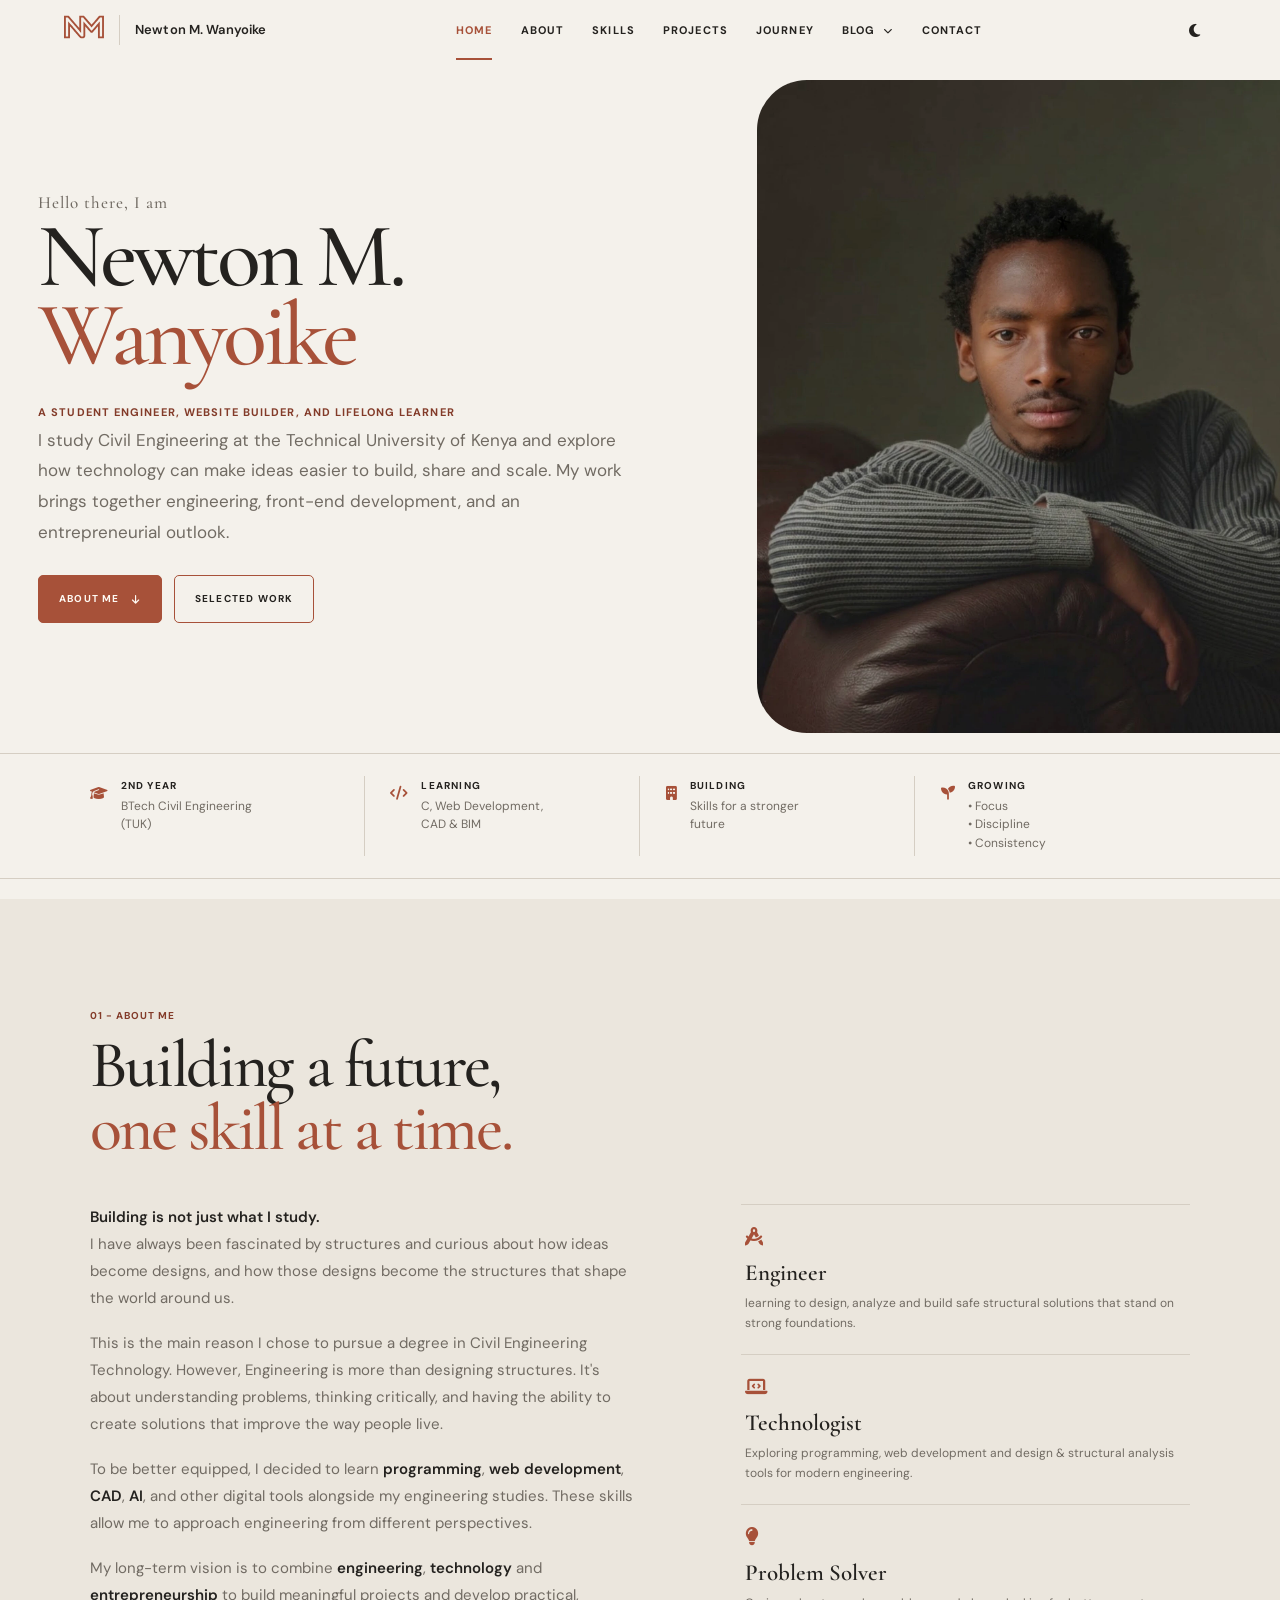
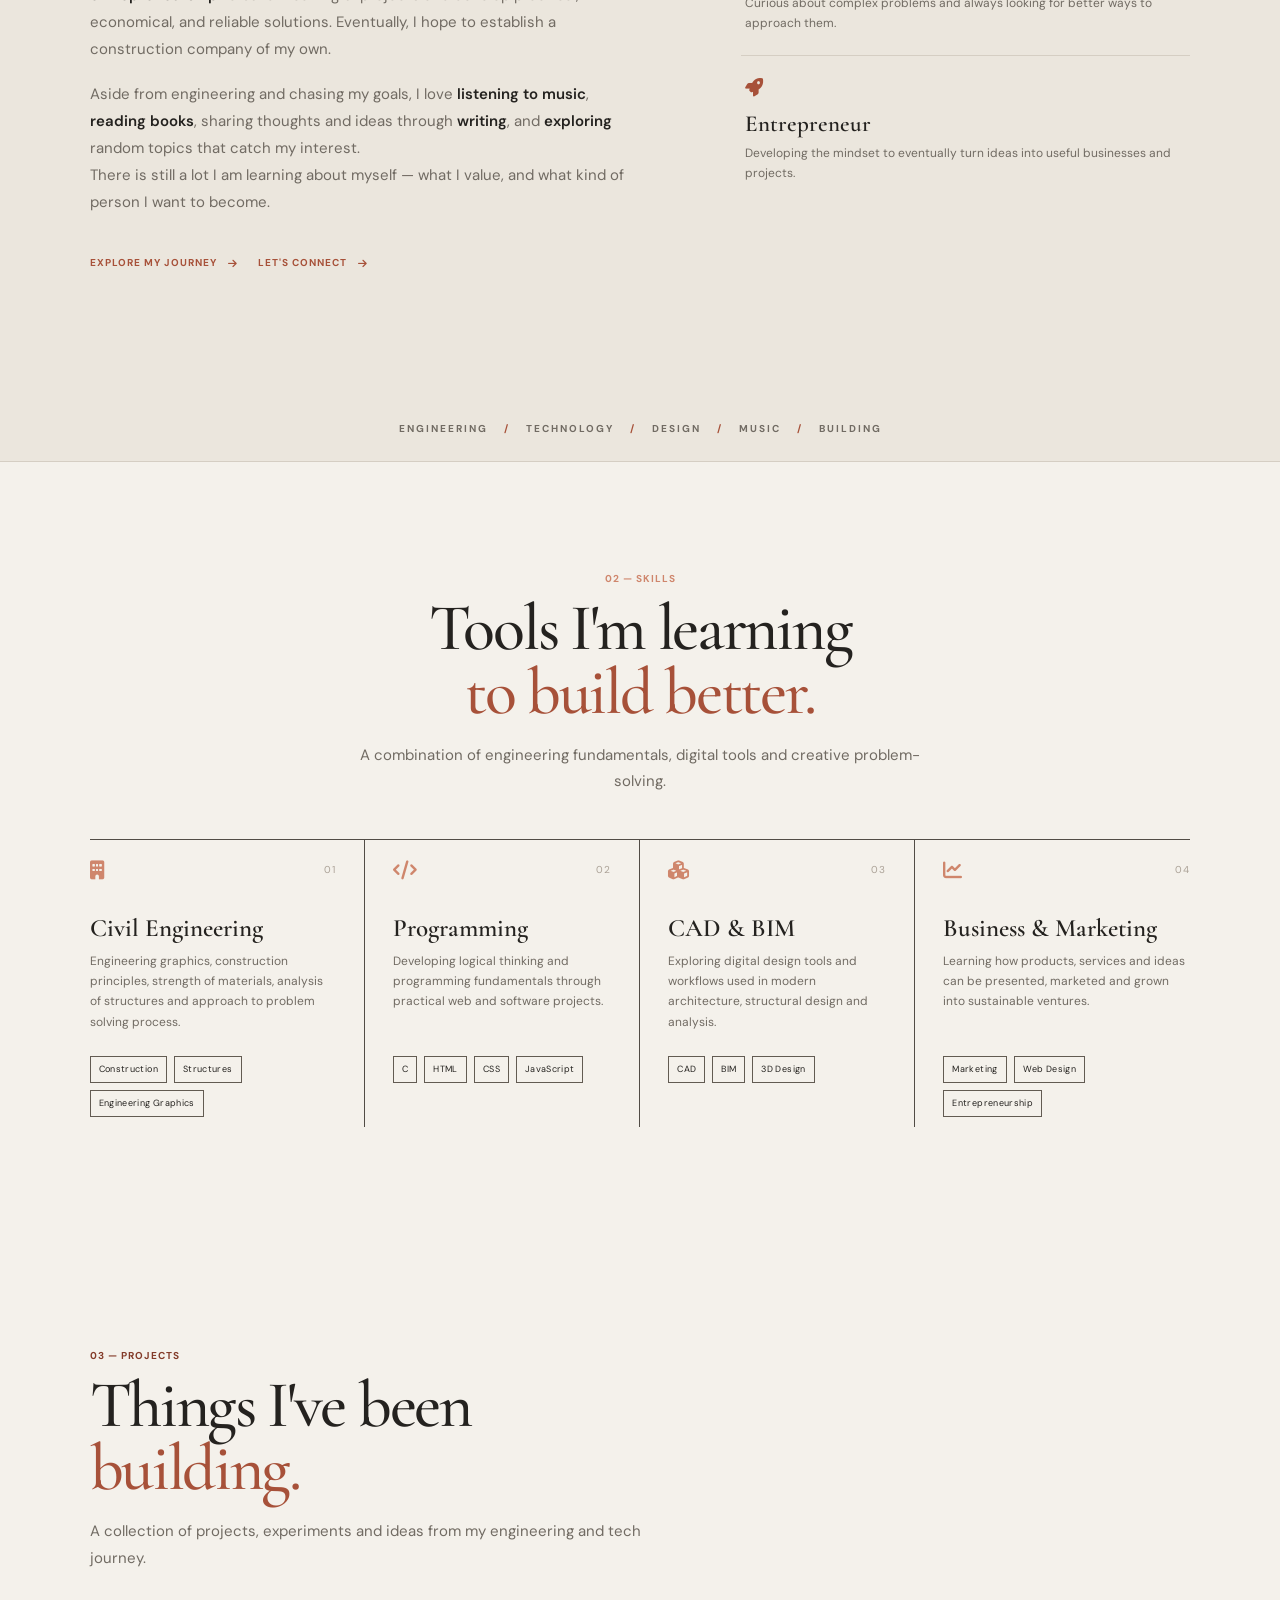
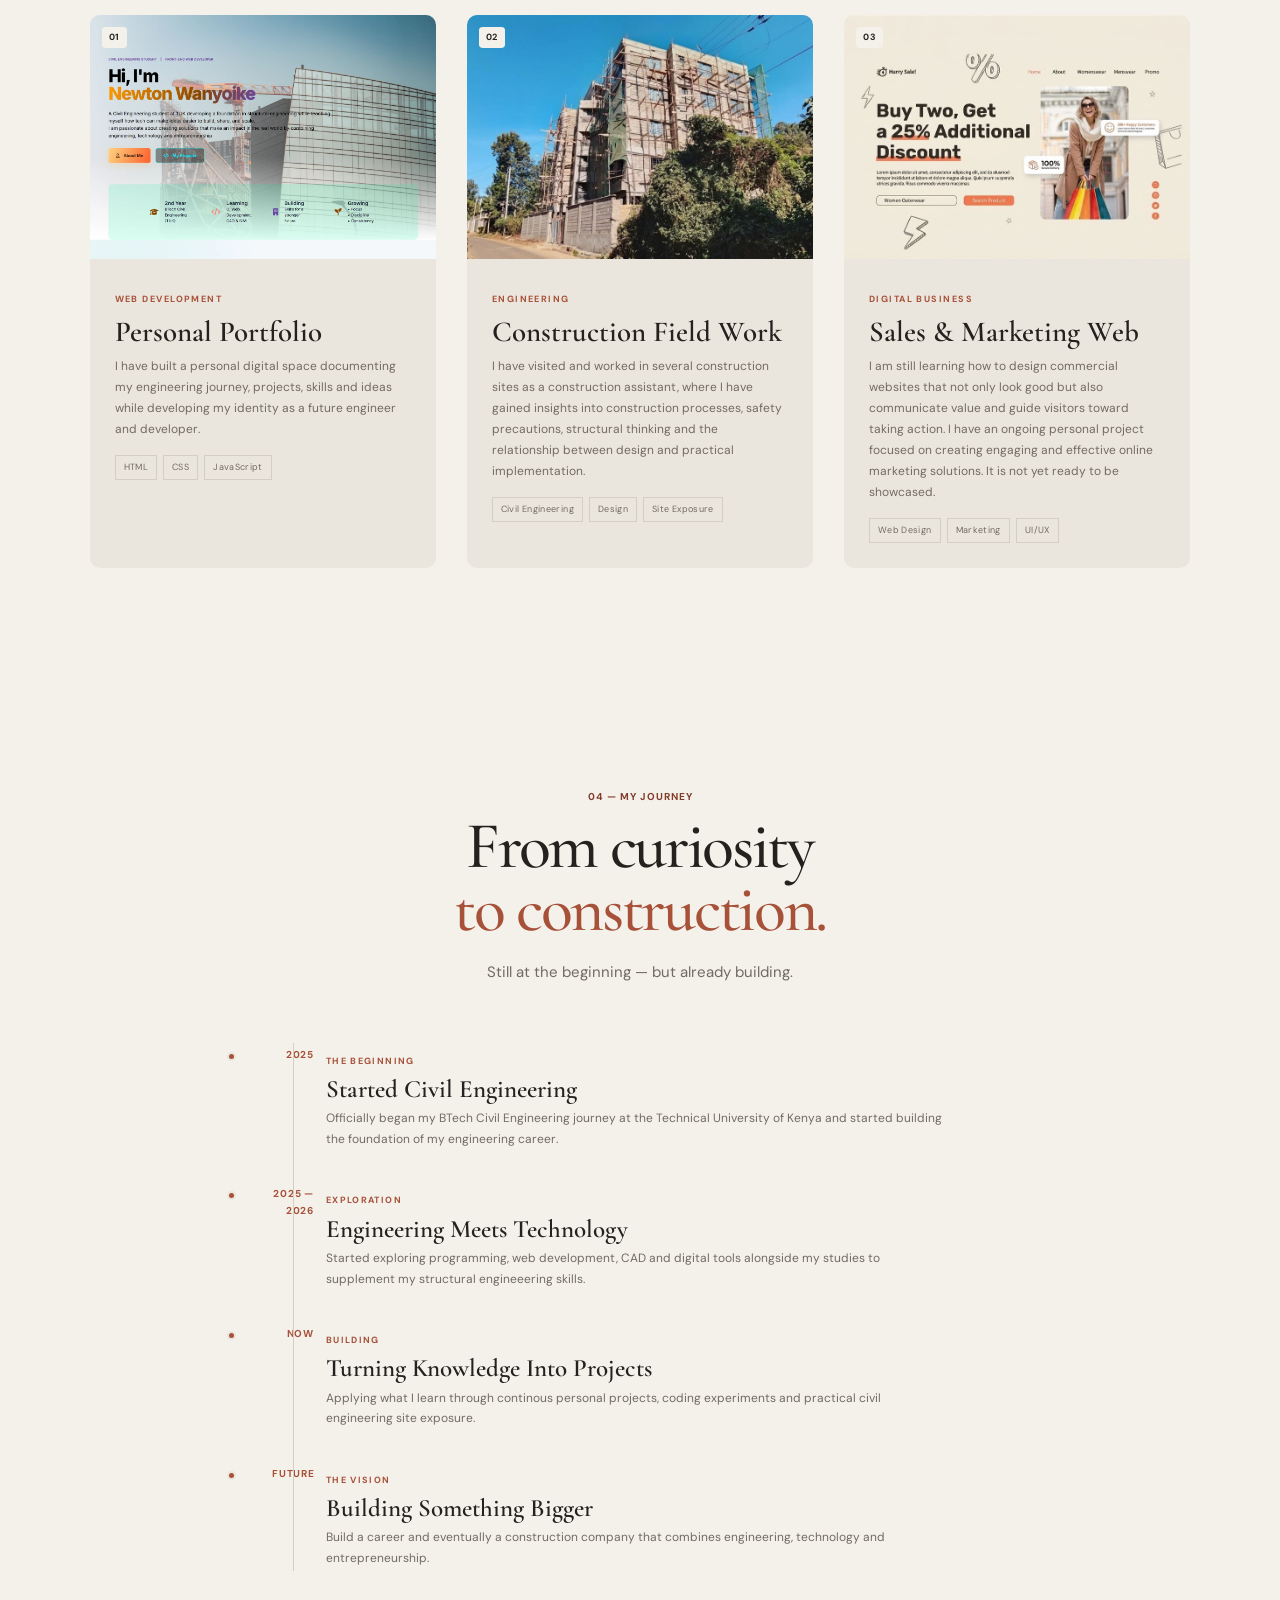
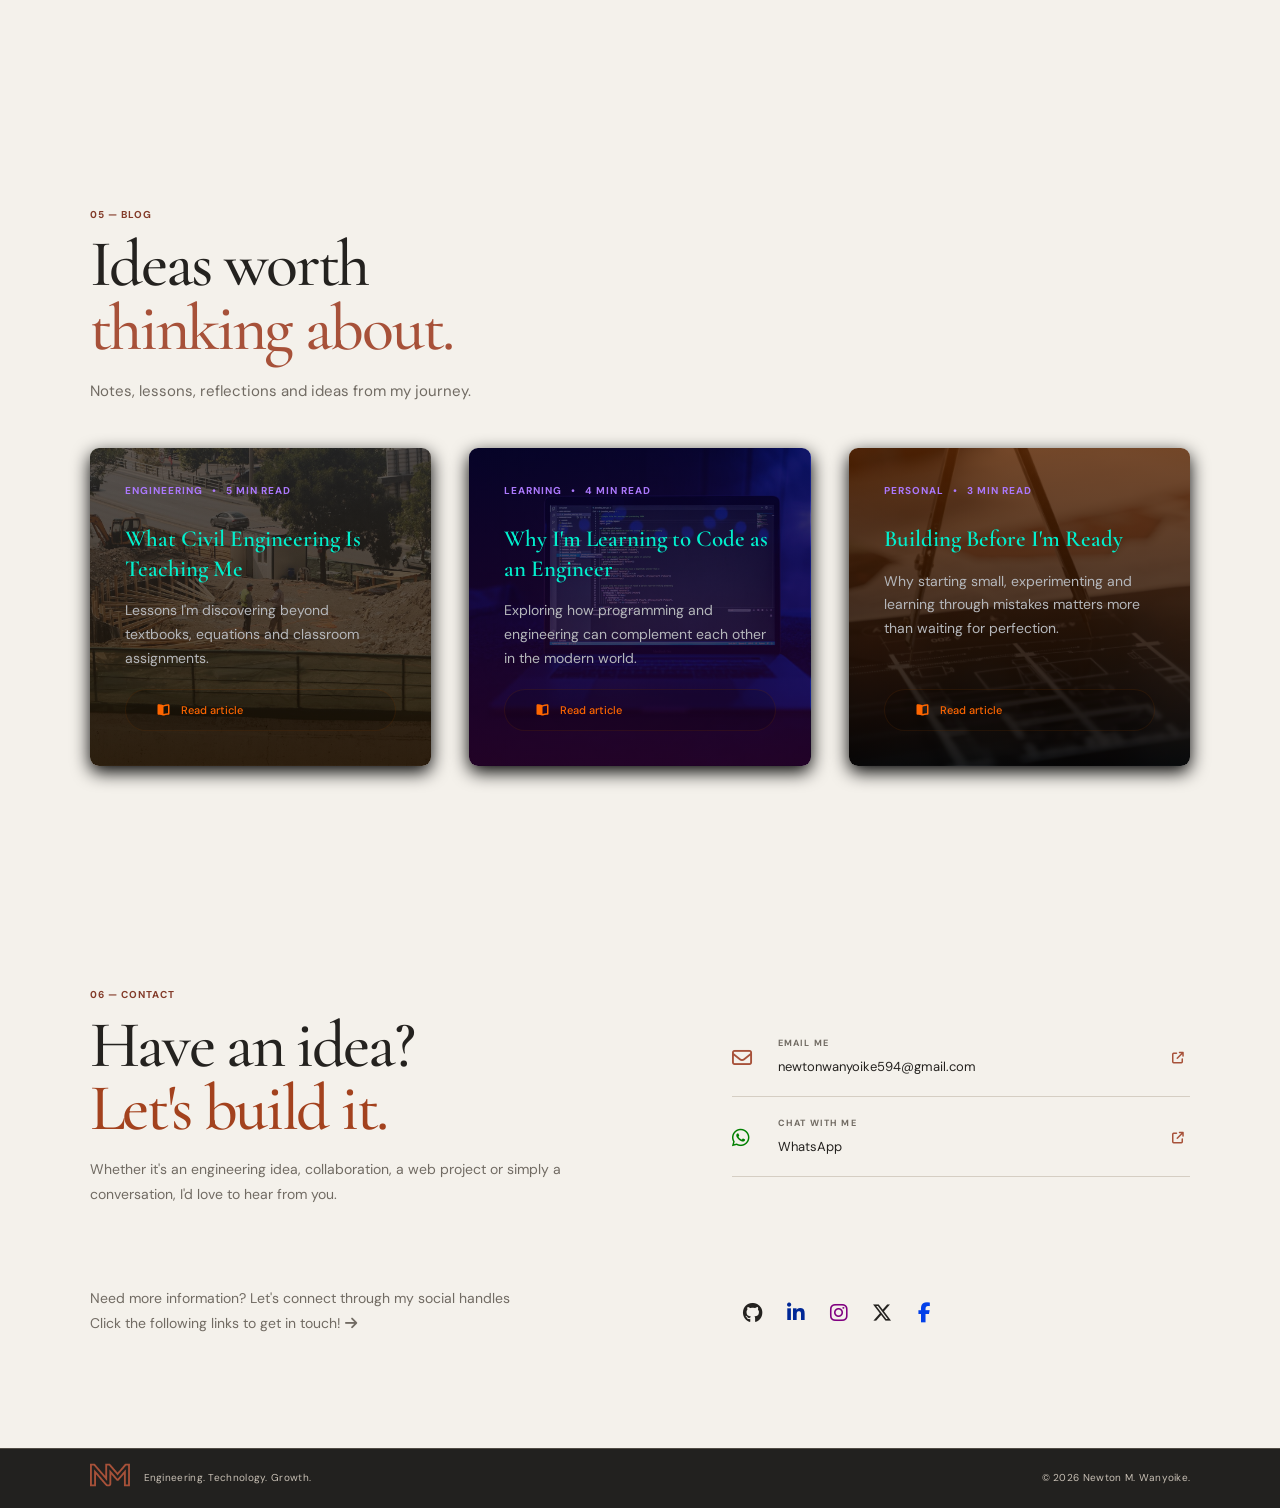
<file: index.html>
<!doctype html>
<html lang="en">
  <head>
    <meta charset="UTF-8" />
    <meta name="viewport" content="width=device-width, initial-scale=1.0" />

    <meta
      name="description"
      content="Explore Newton M. Wanyoike's journey as a Civil Engineering student at TUK, junior front-end developer, builder, and lifelong learner."
    />

    <link
      rel="canonical"
      href="https://my-engineering-journey.asterisk58.workers.dev/"
    />

    <meta property="og:type" content="website" />

    <meta
      property="og:title"
      content="Newton M. Wanyoike | Civil Engineering Student &amp; Builder"
    />

    <meta
      property="og:description"
      content="Follow my journey through civil engineering, web development, technology, and personal growth."
    />

    <meta
      property="og:url"
      content="https://my-engineering-journey.asterisk58.workers.dev/"
    />
    <meta property="og:site_name" content="Newton M. Wanyoike | Portfolio" />

    <meta
      property="og:image"
      content="https://my-engineering-journey.asterisk58.workers.dev/images/preview.jpeg"
    />

    <meta
      property="og:image:alt"
      content="image preview of Newton M. Wanyoike, Civil Engineering student and front-end developer"
    />

    <meta name="twitter:card" content="summary_large_image" />

    <meta
      name="twitter:title"
      content="Newton M. Wanyoike | Civil Engineering Student &amp; Builder"
    />

    <meta
      name="twitter:description"
      content="Follow my journey through civil engineering, web development, technology, and personal growth."
    />

    <meta
      name="twitter:image"
      content="https://my-engineering-journey.asterisk58.workers.dev/images/preview.jpeg"
    />

    <title>Newton M. Wanyoike | Civil Engineering Student &amp; Builder</title>
    <link rel="preconnect" href="https://fonts.googleapis.com" />
    <link rel="preconnect" href="https://fonts.gstatic.com" crossorigin />
    <link
      rel="preload"
      as="image"
      href="images/profile.webp"
      fetchpriority="high"
    />
    <link rel="stylesheet" href="style.css" />
    <link
      href="https://fonts.googleapis.com/css2?family=Cormorant+Garamond:wght@500;600;700&family=DM+Sans:wght@400;500;600;700&display=swap"
      rel="stylesheet"
    />
    <link
      rel="stylesheet"
      href="https://cdnjs.cloudflare.com/ajax/libs/font-awesome/6.5.2/css/all.min.css"
      referrerpolicy="no-referrer"
    />
  </head>
  <body>
    <div class="reading-progress" aria-hidden="true">
      <span id="progressBar"></span>
    </div>
    <header class="navbar">
      <div class="logo-area">
        <a class="logo" href="#home" aria-label="Home">
          <span
            ><svg width="40" height="40" viewBox="0 0 1307 1307">
              <path
                fill="currentColor"
                d="M 0.0,285.0 L 1.0,1023.0 L 195.0,1023.0 L 196.0,644.0 L 198.0,637.0 L 225.0,664.0 L 229.0,671.0 L 295.0,745.0 L 308.0,762.0 L 326.0,781.0 L 326.0,783.0 L 360.0,822.0 L 365.0,826.0 L 364.0,827.0 L 391.0,856.0 L 402.0,871.0 L 413.0,882.0 L 442.0,917.0 L 444.0,917.0 L 444.0,919.0 L 457.0,935.0 L 460.0,936.0 L 460.0,938.0 L 514.0,999.0 L 516.0,999.0 L 522.0,1006.0 L 529.0,1009.0 L 537.0,1015.0 L 555.0,1021.0 L 577.0,1024.0 L 620.0,1023.0 L 624.0,1021.0 L 633.0,1020.0 L 652.0,1013.0 L 661.0,1008.0 L 676.0,995.0 L 682.0,987.0 L 691.0,967.0 L 695.0,947.0 L 695.0,645.0 L 696.0,640.0 L 698.0,638.0 L 710.0,649.0 L 709.0,650.0 L 765.0,713.0 L 765.0,715.0 L 802.0,756.0 L 821.0,780.0 L 869.0,835.0 L 878.0,840.0 L 882.0,839.0 L 887.0,842.0 L 905.0,843.0 L 928.0,839.0 L 942.0,827.0 L 973.0,790.0 L 972.0,789.0 L 974.0,787.0 L 975.0,788.0 L 974.0,787.0 L 984.0,777.0 L 988.0,770.0 L 992.0,768.0 L 1004.0,752.0 L 1009.0,748.0 L 1062.0,685.0 L 1074.0,673.0 L 1082.0,663.0 L 1084.0,658.0 L 1086.0,658.0 L 1094.0,648.0 L 1105.0,637.0 L 1107.0,637.0 L 1109.0,641.0 L 1110.0,1023.0 L 1303.0,1024.0 L 1305.0,1022.0 L 1306.0,304.0 L 1304.0,283.0 L 1171.0,282.0 L 1155.0,285.0 L 1145.0,291.0 L 1133.0,303.0 L 1125.0,314.0 L 1085.0,359.0 L 1084.0,362.0 L 1065.0,382.0 L 1047.0,405.0 L 1043.0,408.0 L 1016.0,440.0 L 1017.0,441.0 L 1007.0,450.0 L 1005.0,454.0 L 941.0,527.0 L 941.0,529.0 L 936.0,533.0 L 909.0,566.0 L 902.0,572.0 L 899.0,571.0 L 889.0,561.0 L 870.0,537.0 L 866.0,535.0 L 865.0,532.0 L 860.0,528.0 L 860.0,526.0 L 838.0,500.0 L 817.0,478.0 L 818.0,477.0 L 791.0,447.0 L 773.0,424.0 L 765.0,417.0 L 761.0,410.0 L 730.0,374.0 L 723.0,368.0 L 722.0,365.0 L 712.0,355.0 L 703.0,343.0 L 701.0,343.0 L 701.0,340.0 L 657.0,290.0 L 648.0,285.0 L 634.0,282.0 L 504.0,283.0 L 499.0,288.0 L 499.0,671.0 L 498.0,678.0 L 496.0,680.0 L 487.0,672.0 L 479.0,662.0 L 477.0,662.0 L 477.0,660.0 L 468.0,648.0 L 464.0,646.0 L 465.0,645.0 L 460.0,641.0 L 460.0,639.0 L 441.0,620.0 L 441.0,618.0 L 424.0,599.0 L 423.0,596.0 L 411.0,582.0 L 400.0,572.0 L 400.0,570.0 L 385.0,552.0 L 381.0,550.0 L 381.0,548.0 L 358.0,520.0 L 354.0,518.0 L 351.0,512.0 L 350.0,513.0 L 348.0,509.0 L 343.0,506.0 L 343.0,503.0 L 321.0,477.0 L 313.0,471.0 L 313.0,468.0 L 300.0,455.0 L 300.0,453.0 L 296.0,450.0 L 296.0,448.0 L 275.0,425.0 L 268.0,415.0 L 258.0,406.0 L 258.0,404.0 L 255.0,401.0 L 253.0,401.0 L 252.0,397.0 L 210.0,348.0 L 204.0,343.0 L 204.0,341.0 L 200.0,338.0 L 177.0,309.0 L 159.0,290.0 L 158.0,291.0 L 153.0,286.0 L 144.0,283.0 L 134.0,282.0 L 12.0,282.0 L 12.0,284.0 L 2.0,283.0 Z M 61.0,346.0 L 66.0,343.0 L 114.0,343.0 L 123.0,344.0 L 130.0,349.0 L 132.0,353.0 L 138.0,360.0 L 140.0,360.0 L 140.0,362.0 L 173.0,401.0 L 205.0,436.0 L 213.0,447.0 L 220.0,453.0 L 220.0,455.0 L 228.0,463.0 L 230.0,467.0 L 251.0,489.0 L 250.0,490.0 L 273.0,515.0 L 274.0,518.0 L 295.0,541.0 L 309.0,559.0 L 316.0,565.0 L 316.0,567.0 L 341.0,596.0 L 348.0,601.0 L 347.0,603.0 L 388.0,649.0 L 426.0,695.0 L 442.0,712.0 L 444.0,712.0 L 445.0,717.0 L 471.0,745.0 L 471.0,747.0 L 493.0,771.0 L 495.0,775.0 L 536.0,823.0 L 541.0,826.0 L 540.0,827.0 L 542.0,830.0 L 544.0,830.0 L 544.0,832.0 L 554.0,843.0 L 557.0,842.0 L 557.0,844.0 L 560.0,838.0 L 560.0,346.0 L 562.0,344.0 L 617.0,343.0 L 624.0,346.0 L 636.0,358.0 L 643.0,369.0 L 650.0,376.0 L 653.0,377.0 L 653.0,380.0 L 684.0,416.0 L 689.0,420.0 L 690.0,423.0 L 711.0,446.0 L 713.0,450.0 L 720.0,456.0 L 720.0,458.0 L 745.0,487.0 L 748.0,488.0 L 748.0,490.0 L 759.0,501.0 L 759.0,503.0 L 809.0,561.0 L 813.0,564.0 L 821.0,575.0 L 828.0,581.0 L 828.0,583.0 L 853.0,611.0 L 856.0,612.0 L 856.0,615.0 L 900.0,666.0 L 907.0,663.0 L 909.0,658.0 L 912.0,657.0 L 957.0,604.0 L 961.0,597.0 L 970.0,589.0 L 972.0,584.0 L 975.0,583.0 L 987.0,569.0 L 990.0,564.0 L 991.0,565.0 L 1000.0,554.0 L 1000.0,552.0 L 1003.0,551.0 L 1010.0,541.0 L 1036.0,512.0 L 1036.0,510.0 L 1053.0,492.0 L 1054.0,489.0 L 1068.0,475.0 L 1068.0,473.0 L 1072.0,470.0 L 1127.0,406.0 L 1127.0,404.0 L 1154.0,375.0 L 1155.0,372.0 L 1164.0,363.0 L 1164.0,360.0 L 1170.0,356.0 L 1173.0,350.0 L 1180.0,344.0 L 1184.0,343.0 L 1242.0,344.0 L 1244.0,346.0 L 1245.0,447.0 L 1244.0,960.0 L 1241.0,963.0 L 1237.0,964.0 L 1174.0,963.0 L 1170.0,960.0 L 1170.0,474.0 L 1166.0,471.0 L 1164.0,473.0 L 1165.0,475.0 L 1159.0,479.0 L 1132.0,510.0 L 1132.0,512.0 L 1128.0,514.0 L 1126.0,519.0 L 1071.0,581.0 L 1072.0,582.0 L 1061.0,592.0 L 1053.0,602.0 L 1053.0,604.0 L 1032.0,626.0 L 927.0,749.0 L 925.0,753.0 L 902.0,777.0 L 897.0,775.0 L 891.0,768.0 L 889.0,768.0 L 887.0,763.0 L 881.0,758.0 L 882.0,757.0 L 868.0,740.0 L 859.0,732.0 L 856.0,726.0 L 849.0,720.0 L 850.0,719.0 L 828.0,695.0 L 828.0,693.0 L 816.0,679.0 L 813.0,678.0 L 814.0,677.0 L 796.0,656.0 L 793.0,655.0 L 790.0,649.0 L 779.0,638.0 L 780.0,637.0 L 748.0,602.0 L 748.0,600.0 L 739.0,593.0 L 740.0,591.0 L 731.0,580.0 L 717.0,566.0 L 716.0,563.0 L 700.0,544.0 L 696.0,542.0 L 695.0,538.0 L 680.0,523.0 L 681.0,522.0 L 652.0,488.0 L 648.0,486.0 L 648.0,484.0 L 638.0,472.0 L 635.0,472.0 L 634.0,941.0 L 629.0,955.0 L 619.0,963.0 L 617.0,962.0 L 576.0,964.0 L 565.0,961.0 L 550.0,951.0 L 551.0,950.0 L 536.0,932.0 L 525.0,922.0 L 512.0,904.0 L 509.0,903.0 L 509.0,901.0 L 501.0,892.0 L 499.0,893.0 L 497.0,891.0 L 498.0,888.0 L 473.0,861.0 L 462.0,846.0 L 460.0,846.0 L 459.0,843.0 L 458.0,844.0 L 456.0,842.0 L 454.0,837.0 L 428.0,807.0 L 425.0,806.0 L 422.0,800.0 L 412.0,790.0 L 412.0,788.0 L 401.0,775.0 L 392.0,767.0 L 391.0,764.0 L 380.0,753.0 L 369.0,738.0 L 361.0,731.0 L 362.0,730.0 L 322.0,684.0 L 316.0,679.0 L 314.0,674.0 L 305.0,666.0 L 305.0,664.0 L 284.0,641.0 L 257.0,608.0 L 254.0,605.0 L 252.0,605.0 L 250.0,600.0 L 247.0,598.0 L 240.0,588.0 L 238.0,588.0 L 238.0,586.0 L 237.0,587.0 L 236.0,584.0 L 232.0,582.0 L 233.0,581.0 L 208.0,552.0 L 204.0,550.0 L 205.0,548.0 L 200.0,544.0 L 196.0,537.0 L 190.0,531.0 L 188.0,531.0 L 188.0,528.0 L 179.0,519.0 L 177.0,515.0 L 172.0,511.0 L 146.0,479.0 L 140.0,475.0 L 140.0,472.0 L 138.0,472.0 L 135.0,476.0 L 135.0,960.0 L 132.0,963.0 L 63.0,963.0 L 61.0,961.0 Z"
              />
            </svg>
          </span>
        </a>
        <div class="logo-divider"></div>
        <div class="name">Newton M. Wanyoike</div>
      </div>

      <nav class="nav-links" id="navLinks">
        <a href="#home" class="active">Home</a>
        <a href="#about">About</a>
        <a href="#skills">Skills</a>
        <a href="#projects">Projects</a>
        <a href="#journey">Journey</a>
        <div class="nav-dropdown" id="blogNavDropdown">
          <a
            href="#blog"
            class="nav-dropdown-trigger"
            aria-haspopup="true"
            aria-expanded="false"
          >
            Blog <i class="fa-solid fa-chevron-down" aria-hidden="true"></i>
          </a>
          <div class="nav-dropdown-menu" aria-label="Blog articles">
            <a href="civil-engineering-lessons.html"
              >What Civil Engineering Is Teaching Me</a
            >
            <a href="learning-to-code.html"
              >Why I'm Learning to Code as an Engineer</a
            >
            <a href="building-before-im-ready.html"
              >Building Before I'm Ready</a
            >
          </div>
        </div>
        <a href="#contact">Contact</a>
      </nav>

      <div class="nav-actions">
        <button
          class="theme-toggle"
          id="themeToggle"
          type="button"
          aria-label="Switch to dark mode"
          title="Switch to dark mode"
        >
          <i class="fa-solid fa-moon" aria-hidden="true"></i>
        </button>

        <button
          class="menu-toggle"
          id="menuToggle"
          type="button"
          aria-label="Open navigation menu"
          aria-expanded="false"
          aria-controls="navLinks"
        >
          <i class="fa-solid fa-bars"></i>
        </button>
      </div>
    </header>

    <main>
      <section class="hero" id="home">
        <div class="hero-content">
          <div class="hero-profile">
            <img
              class="hero-photo"
              src="images/profile.webp"
              alt="Newton Wanyoike indoors, chilling on a brown leather coach"
              fetchpriority="high"
            />
          </div>

          <div class="hero-text">
            <div class="hero-heading-row">
              <div class="hero-heading">
                <div class="eyebrow">
                  <small>Hello there, I am</small>
                </div>
                <h1>Newton M.<br /><span>Wanyoike</span></h1>
              </div>
            </div>
            <p class="hero-role">
              A student engineer, website builder, and lifelong learner
            </p>

            <p class="hero-description">
              I study Civil Engineering at the Technical University of Kenya and
              explore how technology can make ideas easier to build, share and
              scale. My work brings together engineering, front-end development,
              and an entrepreneurial outlook.
            </p>

            <div class="hero-buttons">
              <a href="#about" class="primary-btn">
                About me
                <i class="fa-solid fa-arrow-down" aria-hidden="true"></i>
              </a>
              <a href="#projects" class="secondary-btn"> Selected work </a>
            </div>
          </div>
        </div>
        <div class="info-strip">
          <div class="info-card">
            <div class="info-icon">
              <i class="fa-solid fa-graduation-cap"></i>
            </div>
            <div>
              <span class="info-card-title">2nd Year</span>
              <p>BTech Civil Engineering<br />(TUK)</p>
            </div>
          </div>
          <div class="info-card">
            <div class="info-icon">
              <i class="fa-solid fa-code"></i>
            </div>
            <div>
              <span class="info-card-title">Learning</span>
              <p>C, Web Development,<br />CAD & BIM</p>
            </div>
          </div>
          <div class="info-card">
            <div class="info-icon">
              <i class="fa-solid fa-building"></i>
            </div>
            <div>
              <span class="info-card-title">Building</span>
              <p>Skills for a stronger<br />future</p>
            </div>
          </div>
          <div class="info-card">
            <div class="info-icon">
              <i class="fa-solid fa-seedling"></i>
            </div>
            <div>
              <span class="info-card-title">Growing</span>
              <p>• Focus<br />• Discipline<br />• Consistency</p>
            </div>
          </div>
        </div>
      </section>
      <section class="section about-section" id="about">
        <div class="section-heading">
          <span>01 - ABOUT ME</span>
          <h2>Building a future,<br /><strong>one skill at a time.</strong></h2>
        </div>

        <div class="about-grid">
          <div class="about-text">
            <p>
              <b>Building is not just what I study.</b><br />
              I have always been fascinated by structures and curious about how
              ideas become designs, and how those designs become the structures
              that shape the world around us.
            </p>

            <p>
              This is the main reason I chose to pursue a degree in Civil
              Engineering Technology. However, Engineering is more than
              designing structures. It's about understanding problems, thinking
              critically, and having the ability to create solutions that
              improve the way people live.
            </p>

            <p>
              To be better equipped, I decided to learn
              <strong>programming</strong>, <strong>web development</strong>,
              <strong>CAD</strong>, <strong>AI</strong>, and other digital tools
              alongside my engineering studies. These skills allow me to
              approach engineering from different perspectives.
            </p>
            <p>
              My long-term vision is to combine <strong>engineering</strong>,
              <strong>technology</strong> and
              <strong>entrepreneurship</strong> to build meaningful projects and
              develop practical, economical, and reliable solutions. Eventually,
              I hope to establish a construction company of my own.
            </p>
            <p>
              Aside from engineering and chasing my goals, I love
              <b>listening to music</b>, <b>reading books</b>, sharing thoughts
              and ideas through <b>writing</b>, and <b>exploring</b> random
              topics that catch my interest. <br />
              There is still a lot I am learning about myself — what I value,
              and what kind of person I want to become.
            </p>
            <a href="#journey" class="text-link">
              Explore my journey
              <i class="fa-solid fa-arrow-right"></i>
            </a>
            <a href="#contact" class="text-link">
              Let's connect
              <i class="fa-solid fa-arrow-right"></i>
            </a>
          </div>

          <div class="about-cards">
            <div class="about-card">
              <i class="fa-solid fa-compass-drafting"></i>
              <h3>Engineer</h3>
              <p>
                learning to design, analyze and build safe structural solutions
                that stand on strong foundations.
              </p>
            </div>

            <div class="about-card">
              <i class="fa-solid fa-laptop-code"></i>
              <h3>Technologist</h3>
              <p>
                Exploring programming, web development and design & structural
                analysis tools for modern engineering.
              </p>
            </div>

            <div class="about-card">
              <i class="fa-solid fa-lightbulb"></i>
              <h3>Problem Solver</h3>
              <p>
                Curious about complex problems and always looking for better
                ways to approach them.
              </p>
            </div>

            <div class="about-card">
              <i class="fa-solid fa-rocket"></i>
              <h3>Entrepreneur</h3>
              <p>
                Developing the mindset to eventually turn ideas into useful
                businesses and projects.
              </p>
            </div>
          </div>
        </div>
      </section>

      <section class="marquee" aria-label="Areas of interest">
        <div>
          ENGINEERING <span>/</span> TECHNOLOGY <span>/</span> DESIGN
          <span>/</span> MUSIC <span>/</span> BUILDING
        </div>
      </section>

      <section class="section skills-section" id="skills">
        <div class="section-heading center">
          <span>02 — SKILLS</span>
          <h2>Tools I'm learning<br /><strong>to build better.</strong></h2>
          <p>
            A combination of engineering fundamentals, digital tools and
            creative problem-solving.
          </p>
        </div>

        <div class="skills-grid">
          <div class="skill-box">
            <div class="skill-top">
              <i class="fa-solid fa-building"></i>
              <span>01</span>
            </div>

            <h3>Civil Engineering</h3>
            <p>
              Engineering graphics, construction principles, strength of
              materials, analysis of structures and approach to problem solving
              process.
            </p>

            <div class="skill-tags">
              <span>Construction</span>
              <span>Structures</span>
              <span>Engineering Graphics</span>
            </div>
          </div>

          <div class="skill-box">
            <div class="skill-top">
              <i class="fa-solid fa-code"></i>
              <span>02</span>
            </div>

            <h3>Programming</h3>
            <p>
              Developing logical thinking and programming fundamentals through
              practical web and software projects.
            </p>

            <div class="skill-tags">
              <span>C</span>
              <span>HTML</span>
              <span>CSS</span>
              <span>JavaScript</span>
            </div>
          </div>

          <div class="skill-box">
            <div class="skill-top">
              <i class="fa-solid fa-cubes"></i>
              <span>03</span>
            </div>

            <h3>CAD & BIM</h3>
            <p>
              Exploring digital design tools and workflows used in modern
              architecture, structural design and analysis.
            </p>

            <div class="skill-tags">
              <span>CAD</span>
              <span>BIM</span>
              <span>3D Design</span>
            </div>
          </div>

          <div class="skill-box">
            <div class="skill-top">
              <i class="fa-solid fa-chart-line"></i>
              <span>04</span>
            </div>

            <h3>Business & Marketing</h3>
            <p>
              Learning how products, services and ideas can be presented,
              marketed and grown into sustainable ventures.
            </p>

            <div class="skill-tags">
              <span>Marketing</span>
              <span>Web Design</span>
              <span>Entrepreneurship</span>
            </div>
          </div>
        </div>
      </section>

      <section class="section projects-section" id="projects">
        <div class="section-heading">
          <span>03 — PROJECTS</span>
          <h2>Things I've been<br /><strong>building.</strong></h2>
          <p>
            A collection of projects, experiments and ideas from my engineering
            and tech journey.
          </p>
        </div>

        <div class="projects-grid">
          <article class="project-card featured">
            <div class="project-image">
              <img
                src="images/image.webp"
                alt="Screenshot of Newton's personal portfolio website"
              />
              <div class="project-number">01</div>
            </div>

            <div class="project-content">
              <span class="project-category"> WEB DEVELOPMENT </span>

              <h3>Personal Portfolio</h3>
              <p>
                I have built a personal digital space documenting my engineering
                journey, projects, skills and ideas while developing my identity
                as a future engineer and developer.
              </p>

              <div class="project-tech">
                <span>HTML</span>
                <span>CSS</span>
                <span>JavaScript</span>
              </div>
            </div>
          </article>

          <article class="project-card">
            <div class="project-image">
              <img
                src="images/field.webp"
                alt="construction site fieldwork setup"
              />
              <div class="project-number">02</div>
            </div>

            <div class="project-content">
              <span class="project-category"> ENGINEERING </span>

              <h3>Construction Field Work</h3>
              <p>
                I have visited and worked in several construction sites as a
                construction assistant, where I have gained insights into
                construction processes, safety precautions, structural thinking
                and the relationship between design and practical
                implementation.
              </p>

              <div class="project-tech">
                <span>Civil Engineering</span>
                <span>Design</span>
                <span>Site Exposure</span>
              </div>
            </div>
          </article>

          <article class="project-card">
            <div class="project-image">
              <img
                src="images/sales.webp"
                alt="Design draft for a high-converting business landing page"
              />
              <div class="project-number">03</div>
            </div>

            <div class="project-content">
              <span class="project-category"> DIGITAL BUSINESS </span>

              <h3>Sales & Marketing Web</h3>
              <p>
                I am still learning how to design commercial websites that not
                only look good but also communicate value and guide visitors
                toward taking action. I have an ongoing personal project focused
                on creating engaging and effective online marketing solutions.
                It is not yet ready to be showcased.
              </p>

              <div class="project-tech">
                <span>Web Design</span>
                <span>Marketing</span>
                <span>UI/UX</span>
              </div>
            </div>
          </article>
        </div>
      </section>

      <section class="section journey-section" id="journey">
        <div class="section-heading center">
          <span>04 — MY JOURNEY</span>
          <h2>From curiosity<br /><strong>to construction.</strong></h2>
          <p>Still at the beginning — but already building.</p>
        </div>

        <div class="timeline">
          <div class="timeline-item">
            <div class="timeline-dot"></div>
            <div class="timeline-date">2025</div>
            <div class="timeline-content">
              <span>THE BEGINNING</span>
              <h3>Started Civil Engineering</h3>
              <p>
                Officially began my BTech Civil Engineering journey at the
                Technical University of Kenya and started building the
                foundation of my engineering career.
              </p>
            </div>
          </div>

          <div class="timeline-item">
            <div class="timeline-dot"></div>
            <div class="timeline-date">2025 — 2026</div>
            <div class="timeline-content">
              <span>EXPLORATION</span>
              <h3>Engineering Meets Technology</h3>
              <p>
                Started exploring programming, web development, CAD and digital
                tools alongside my studies to supplement my structural
                engineeering skills.
              </p>
            </div>
          </div>

          <div class="timeline-item">
            <div class="timeline-dot"></div>
            <div class="timeline-date">NOW</div>
            <div class="timeline-content">
              <span>BUILDING</span>
              <h3>Turning Knowledge Into Projects</h3>
              <p>
                Applying what I learn through continous personal projects,
                coding experiments and practical civil engineering site
                exposure.
              </p>
            </div>
          </div>

          <div class="timeline-item future">
            <div class="timeline-dot"></div>
            <div class="timeline-date">FUTURE</div>
            <div class="timeline-content">
              <span>THE VISION</span>
              <h3>Building Something Bigger</h3>
              <p>
                Build a career and eventually a construction company that
                combines engineering, technology and entrepreneurship.
              </p>
            </div>
          </div>
        </div>
      </section>

      <section class="section blog-section" id="blog">
        <div class="section-heading">
          <span>05 — BLOG</span>

          <h2>
            Ideas worth<br />
            <strong>thinking about.</strong>
          </h2>

          <p>Notes, lessons, reflections and ideas from my journey.</p>
        </div>

        <div class="blog-grid">
          <article class="blog-card civil eng lessons">
            <div class="blog-meta">
              <span>ENGINEERING</span>
              <span>•</span>
              <span>5 MIN READ</span>
            </div>

            <h3>What Civil Engineering Is Teaching Me</h3>

            <p>
              Lessons I'm discovering beyond textbooks, equations and classroom
              assignments.
            </p>

            <a href="civil-engineering-lessons.html">
              <svg width="15" height="15" viewBox="0 0 640 640">
                <path
                  fill="currentColor"
                  d="M320 205.3L320 514.6L320.5 514.4C375.1 491.7 433.7 480 492.8 480L512 480L512 160L492.8 160C450.6 160 408.7 168.4 369.7 184.6C352.9 191.6 336.3 198.5 320 205.3zM294.9 125.5L320 136L345.1 125.5C391.9 106 442.1 96 492.8 96L528 96C554.5 96 576 117.5 576 144L576 496C576 522.5 554.5 544 528 544L492.8 544C442.1 544 391.9 554 345.1 573.5L332.3 578.8C324.4 582.1 315.6 582.1 307.7 578.8L294.9 573.5C248.1 554 197.9 544 147.2 544L112 544C85.5 544 64 522.5 64 496L64 144C64 117.5 85.5 96 112 96L147.2 96C197.9 96 248.1 106 294.9 125.5z"
                />
              </svg>
              Read article
            </a>
          </article>

          <article class="blog-card coding in eng">
            <div class="blog-meta">
              <span>LEARNING</span>
              <span>•</span>
              <span>4 MIN READ</span>
            </div>

            <h3>Why I'm Learning to Code as an Engineer</h3>

            <p>
              Exploring how programming and engineering can complement each
              other in the modern world.
            </p>

            <a href="learning-to-code.html">
              <svg width="15" height="15" viewBox="0 0 640 640">
                <!--! Font Awesome Free 7.3.1 by @fontawesome - https://fontawesome.com License - https://fontawesome.com/license/free (Icons: CC BY 4.0, Fonts: SIL OFL 1.1, Code: MIT License) Copyright 2026 Fonticons, Inc. -->
                <path
                  fill="currentColor"
                  d="M320 205.3L320 514.6L320.5 514.4C375.1 491.7 433.7 480 492.8 480L512 480L512 160L492.8 160C450.6 160 408.7 168.4 369.7 184.6C352.9 191.6 336.3 198.5 320 205.3zM294.9 125.5L320 136L345.1 125.5C391.9 106 442.1 96 492.8 96L528 96C554.5 96 576 117.5 576 144L576 496C576 522.5 554.5 544 528 544L492.8 544C442.1 544 391.9 554 345.1 573.5L332.3 578.8C324.4 582.1 315.6 582.1 307.7 578.8L294.9 573.5C248.1 554 197.9 544 147.2 544L112 544C85.5 544 64 522.5 64 496L64 144C64 117.5 85.5 96 112 96L147.2 96C197.9 96 248.1 106 294.9 125.5z"
                />
              </svg>
              Read article
            </a>
          </article>

          <article class="blog-card just start">
            <div class="blog-meta">
              <span>PERSONAL</span>
              <span>•</span>
              <span>3 MIN READ</span>
            </div>

            <h3>Building Before I'm Ready</h3>

            <p>
              Why starting small, experimenting and learning through mistakes
              matters more than waiting for perfection.
            </p>

            <a href="building-before-im-ready.html">
              <svg width="15" height="15" viewBox="0 0 640 640">
                <!--! Font Awesome Free 7.3.1 by @fontawesome - https://fontawesome.com License - https://fontawesome.com/license/free (Icons: CC BY 4.0, Fonts: SIL OFL 1.1, Code: MIT License) Copyright 2026 Fonticons, Inc. -->
                <path
                  fill="currentColor"
                  d="M320 205.3L320 514.6L320.5 514.4C375.1 491.7 433.7 480 492.8 480L512 480L512 160L492.8 160C450.6 160 408.7 168.4 369.7 184.6C352.9 191.6 336.3 198.5 320 205.3zM294.9 125.5L320 136L345.1 125.5C391.9 106 442.1 96 492.8 96L528 96C554.5 96 576 117.5 576 144L576 496C576 522.5 554.5 544 528 544L492.8 544C442.1 544 391.9 554 345.1 573.5L332.3 578.8C324.4 582.1 315.6 582.1 307.7 578.8L294.9 573.5C248.1 554 197.9 544 147.2 544L112 544C85.5 544 64 522.5 64 496L64 144C64 117.5 85.5 96 112 96L147.2 96C197.9 96 248.1 106 294.9 125.5z"
                />
              </svg>
              Read article
            </a>
          </article>
        </div>
      </section>

      <section class="contact-section" id="contact">
        <div class="contact-inner">
          <div class="contact-heading">
            <span>06 — CONTACT</span>
            <h2>Have an idea?<br /><strong>Let's build it.</strong></h2>
            <p>
              Whether it's an engineering idea, collaboration, a web project or
              simply a conversation, I'd love to hear from you.
            </p>
          </div>

          <div class="contact-actions">
            <a href="mailto:newtonwanyoike594@gmail.com" class="contact-button">
              <i class="fa-regular fa-envelope"></i>
              <div>
                <small>EMAIL ME</small>
                <span>newtonwanyoike594@gmail.com</span>
              </div>
              <i class="fa-solid fa-arrow-up-right-from-square arrow"></i>
            </a>

            <a href="https://wa.me/qr/36GNTBUI5DU6P1" class="contact-button">
              <i class="fa-brands fa-whatsapp"></i>
              <div>
                <small>CHAT WITH ME</small>
                <span>WhatsApp</span>
              </div>
              <i class="fa-solid fa-arrow-up-right-from-square arrow"></i>
            </a>
          </div>
          <p>
            Need more information? Let's connect through my social handles<br />Click
            the following links to get in touch!
            <i class="fa-solid fa-arrow-right"></i>
          </p>
          <div class="socials">
            <a href="https://github.com/Asterisk58" aria-label="github">
              <i class="fa-brands fa-github"></i>
            </a>

            <a
              href="https://www.linkedin.com/in/newton-wanyoike-583211333 "
              aria-label="linkedin"
            >
              <i class="fa-brands fa-linkedin-in"></i>
            </a>
            <a
              href="https://www.instagram.com/as_ter_.isk?stkn=bmRsMGo2YzJnN2g="
              aria-label="instagram"
            >
              <i class="fa-brands fa-instagram"></i>
            </a>

            <a href="https://x.com/Wanyoike_newton" aria-label="x">
              <i class="fa-brands fa-x-twitter"></i>
            </a>

            <a
              href="https://www.facebook.com/share/1Dv1ifxJnP/"
              aria-label="facebook"
            >
              <i class="fa-brands fa-facebook-f"></i
            ></a>
          </div>
        </div>
      </section>

      <footer class="footer">
        <div class="footer-logo">
          <div class="logo">
            <span
              ><svg width="40" height="40" viewBox="0 0 1307 1307">
                <path
                  fill="currentColor"
                  d="M 0.0,285.0 L 1.0,1023.0 L 195.0,1023.0 L 196.0,644.0 L 198.0,637.0 L 225.0,664.0 L 229.0,671.0 L 295.0,745.0 L 308.0,762.0 L 326.0,781.0 L 326.0,783.0 L 360.0,822.0 L 365.0,826.0 L 364.0,827.0 L 391.0,856.0 L 402.0,871.0 L 413.0,882.0 L 442.0,917.0 L 444.0,917.0 L 444.0,919.0 L 457.0,935.0 L 460.0,936.0 L 460.0,938.0 L 514.0,999.0 L 516.0,999.0 L 522.0,1006.0 L 529.0,1009.0 L 537.0,1015.0 L 555.0,1021.0 L 577.0,1024.0 L 620.0,1023.0 L 624.0,1021.0 L 633.0,1020.0 L 652.0,1013.0 L 661.0,1008.0 L 676.0,995.0 L 682.0,987.0 L 691.0,967.0 L 695.0,947.0 L 695.0,645.0 L 696.0,640.0 L 698.0,638.0 L 710.0,649.0 L 709.0,650.0 L 765.0,713.0 L 765.0,715.0 L 802.0,756.0 L 821.0,780.0 L 869.0,835.0 L 878.0,840.0 L 882.0,839.0 L 887.0,842.0 L 905.0,843.0 L 928.0,839.0 L 942.0,827.0 L 973.0,790.0 L 972.0,789.0 L 974.0,787.0 L 975.0,788.0 L 974.0,787.0 L 984.0,777.0 L 988.0,770.0 L 992.0,768.0 L 1004.0,752.0 L 1009.0,748.0 L 1062.0,685.0 L 1074.0,673.0 L 1082.0,663.0 L 1084.0,658.0 L 1086.0,658.0 L 1094.0,648.0 L 1105.0,637.0 L 1107.0,637.0 L 1109.0,641.0 L 1110.0,1023.0 L 1303.0,1024.0 L 1305.0,1022.0 L 1306.0,304.0 L 1304.0,283.0 L 1171.0,282.0 L 1155.0,285.0 L 1145.0,291.0 L 1133.0,303.0 L 1125.0,314.0 L 1085.0,359.0 L 1084.0,362.0 L 1065.0,382.0 L 1047.0,405.0 L 1043.0,408.0 L 1016.0,440.0 L 1017.0,441.0 L 1007.0,450.0 L 1005.0,454.0 L 941.0,527.0 L 941.0,529.0 L 936.0,533.0 L 909.0,566.0 L 902.0,572.0 L 899.0,571.0 L 889.0,561.0 L 870.0,537.0 L 866.0,535.0 L 865.0,532.0 L 860.0,528.0 L 860.0,526.0 L 838.0,500.0 L 817.0,478.0 L 818.0,477.0 L 791.0,447.0 L 773.0,424.0 L 765.0,417.0 L 761.0,410.0 L 730.0,374.0 L 723.0,368.0 L 722.0,365.0 L 712.0,355.0 L 703.0,343.0 L 701.0,343.0 L 701.0,340.0 L 657.0,290.0 L 648.0,285.0 L 634.0,282.0 L 504.0,283.0 L 499.0,288.0 L 499.0,671.0 L 498.0,678.0 L 496.0,680.0 L 487.0,672.0 L 479.0,662.0 L 477.0,662.0 L 477.0,660.0 L 468.0,648.0 L 464.0,646.0 L 465.0,645.0 L 460.0,641.0 L 460.0,639.0 L 441.0,620.0 L 441.0,618.0 L 424.0,599.0 L 423.0,596.0 L 411.0,582.0 L 400.0,572.0 L 400.0,570.0 L 385.0,552.0 L 381.0,550.0 L 381.0,548.0 L 358.0,520.0 L 354.0,518.0 L 351.0,512.0 L 350.0,513.0 L 348.0,509.0 L 343.0,506.0 L 343.0,503.0 L 321.0,477.0 L 313.0,471.0 L 313.0,468.0 L 300.0,455.0 L 300.0,453.0 L 296.0,450.0 L 296.0,448.0 L 275.0,425.0 L 268.0,415.0 L 258.0,406.0 L 258.0,404.0 L 255.0,401.0 L 253.0,401.0 L 252.0,397.0 L 210.0,348.0 L 204.0,343.0 L 204.0,341.0 L 200.0,338.0 L 177.0,309.0 L 159.0,290.0 L 158.0,291.0 L 153.0,286.0 L 144.0,283.0 L 134.0,282.0 L 12.0,282.0 L 12.0,284.0 L 2.0,283.0 Z M 61.0,346.0 L 66.0,343.0 L 114.0,343.0 L 123.0,344.0 L 130.0,349.0 L 132.0,353.0 L 138.0,360.0 L 140.0,360.0 L 140.0,362.0 L 173.0,401.0 L 205.0,436.0 L 213.0,447.0 L 220.0,453.0 L 220.0,455.0 L 228.0,463.0 L 230.0,467.0 L 251.0,489.0 L 250.0,490.0 L 273.0,515.0 L 274.0,518.0 L 295.0,541.0 L 309.0,559.0 L 316.0,565.0 L 316.0,567.0 L 341.0,596.0 L 348.0,601.0 L 347.0,603.0 L 388.0,649.0 L 426.0,695.0 L 442.0,712.0 L 444.0,712.0 L 445.0,717.0 L 471.0,745.0 L 471.0,747.0 L 493.0,771.0 L 495.0,775.0 L 536.0,823.0 L 541.0,826.0 L 540.0,827.0 L 542.0,830.0 L 544.0,830.0 L 544.0,832.0 L 554.0,843.0 L 557.0,842.0 L 557.0,844.0 L 560.0,838.0 L 560.0,346.0 L 562.0,344.0 L 617.0,343.0 L 624.0,346.0 L 636.0,358.0 L 643.0,369.0 L 650.0,376.0 L 653.0,377.0 L 653.0,380.0 L 684.0,416.0 L 689.0,420.0 L 690.0,423.0 L 711.0,446.0 L 713.0,450.0 L 720.0,456.0 L 720.0,458.0 L 745.0,487.0 L 748.0,488.0 L 748.0,490.0 L 759.0,501.0 L 759.0,503.0 L 809.0,561.0 L 813.0,564.0 L 821.0,575.0 L 828.0,581.0 L 828.0,583.0 L 853.0,611.0 L 856.0,612.0 L 856.0,615.0 L 900.0,666.0 L 907.0,663.0 L 909.0,658.0 L 912.0,657.0 L 957.0,604.0 L 961.0,597.0 L 970.0,589.0 L 972.0,584.0 L 975.0,583.0 L 987.0,569.0 L 990.0,564.0 L 991.0,565.0 L 1000.0,554.0 L 1000.0,552.0 L 1003.0,551.0 L 1010.0,541.0 L 1036.0,512.0 L 1036.0,510.0 L 1053.0,492.0 L 1054.0,489.0 L 1068.0,475.0 L 1068.0,473.0 L 1072.0,470.0 L 1127.0,406.0 L 1127.0,404.0 L 1154.0,375.0 L 1155.0,372.0 L 1164.0,363.0 L 1164.0,360.0 L 1170.0,356.0 L 1173.0,350.0 L 1180.0,344.0 L 1184.0,343.0 L 1242.0,344.0 L 1244.0,346.0 L 1245.0,447.0 L 1244.0,960.0 L 1241.0,963.0 L 1237.0,964.0 L 1174.0,963.0 L 1170.0,960.0 L 1170.0,474.0 L 1166.0,471.0 L 1164.0,473.0 L 1165.0,475.0 L 1159.0,479.0 L 1132.0,510.0 L 1132.0,512.0 L 1128.0,514.0 L 1126.0,519.0 L 1071.0,581.0 L 1072.0,582.0 L 1061.0,592.0 L 1053.0,602.0 L 1053.0,604.0 L 1032.0,626.0 L 927.0,749.0 L 925.0,753.0 L 902.0,777.0 L 897.0,775.0 L 891.0,768.0 L 889.0,768.0 L 887.0,763.0 L 881.0,758.0 L 882.0,757.0 L 868.0,740.0 L 859.0,732.0 L 856.0,726.0 L 849.0,720.0 L 850.0,719.0 L 828.0,695.0 L 828.0,693.0 L 816.0,679.0 L 813.0,678.0 L 814.0,677.0 L 796.0,656.0 L 793.0,655.0 L 790.0,649.0 L 779.0,638.0 L 780.0,637.0 L 748.0,602.0 L 748.0,600.0 L 739.0,593.0 L 740.0,591.0 L 731.0,580.0 L 717.0,566.0 L 716.0,563.0 L 700.0,544.0 L 696.0,542.0 L 695.0,538.0 L 680.0,523.0 L 681.0,522.0 L 652.0,488.0 L 648.0,486.0 L 648.0,484.0 L 638.0,472.0 L 635.0,472.0 L 634.0,941.0 L 629.0,955.0 L 619.0,963.0 L 617.0,962.0 L 576.0,964.0 L 565.0,961.0 L 550.0,951.0 L 551.0,950.0 L 536.0,932.0 L 525.0,922.0 L 512.0,904.0 L 509.0,903.0 L 509.0,901.0 L 501.0,892.0 L 499.0,893.0 L 497.0,891.0 L 498.0,888.0 L 473.0,861.0 L 462.0,846.0 L 460.0,846.0 L 459.0,843.0 L 458.0,844.0 L 456.0,842.0 L 454.0,837.0 L 428.0,807.0 L 425.0,806.0 L 422.0,800.0 L 412.0,790.0 L 412.0,788.0 L 401.0,775.0 L 392.0,767.0 L 391.0,764.0 L 380.0,753.0 L 369.0,738.0 L 361.0,731.0 L 362.0,730.0 L 322.0,684.0 L 316.0,679.0 L 314.0,674.0 L 305.0,666.0 L 305.0,664.0 L 284.0,641.0 L 257.0,608.0 L 254.0,605.0 L 252.0,605.0 L 250.0,600.0 L 247.0,598.0 L 240.0,588.0 L 238.0,588.0 L 238.0,586.0 L 237.0,587.0 L 236.0,584.0 L 232.0,582.0 L 233.0,581.0 L 208.0,552.0 L 204.0,550.0 L 205.0,548.0 L 200.0,544.0 L 196.0,537.0 L 190.0,531.0 L 188.0,531.0 L 188.0,528.0 L 179.0,519.0 L 177.0,515.0 L 172.0,511.0 L 146.0,479.0 L 140.0,475.0 L 140.0,472.0 L 138.0,472.0 L 135.0,476.0 L 135.0,960.0 L 132.0,963.0 L 63.0,963.0 L 61.0,961.0 Z"
                />
              </svg>
            </span>
          </div>
          <p>Engineering. Technology. Growth.</p>
        </div>

        <p class="copyright">© 2026 Newton M. Wanyoike.</p>
      </footer>

      <script src="script.js"></script>
      <script src="theme.js"></script>
    </main>
  </body>
</html>
</file>
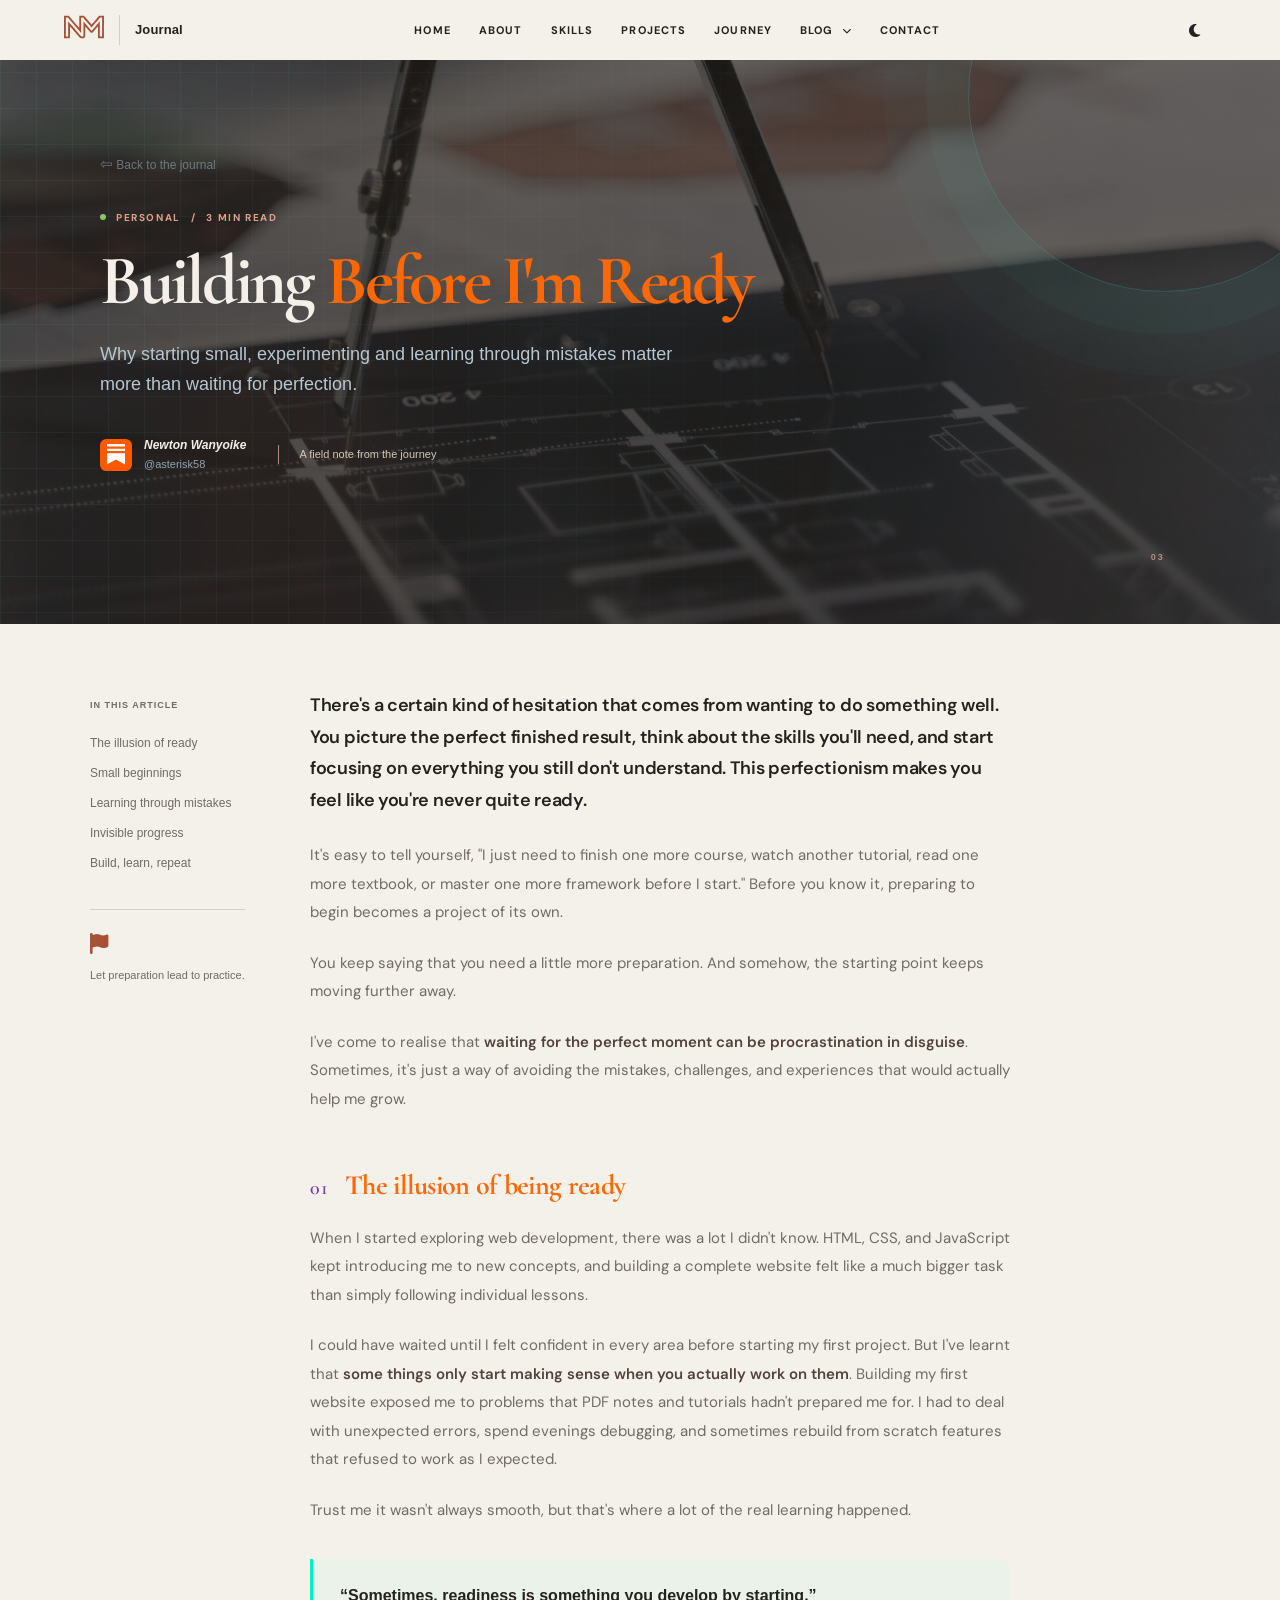
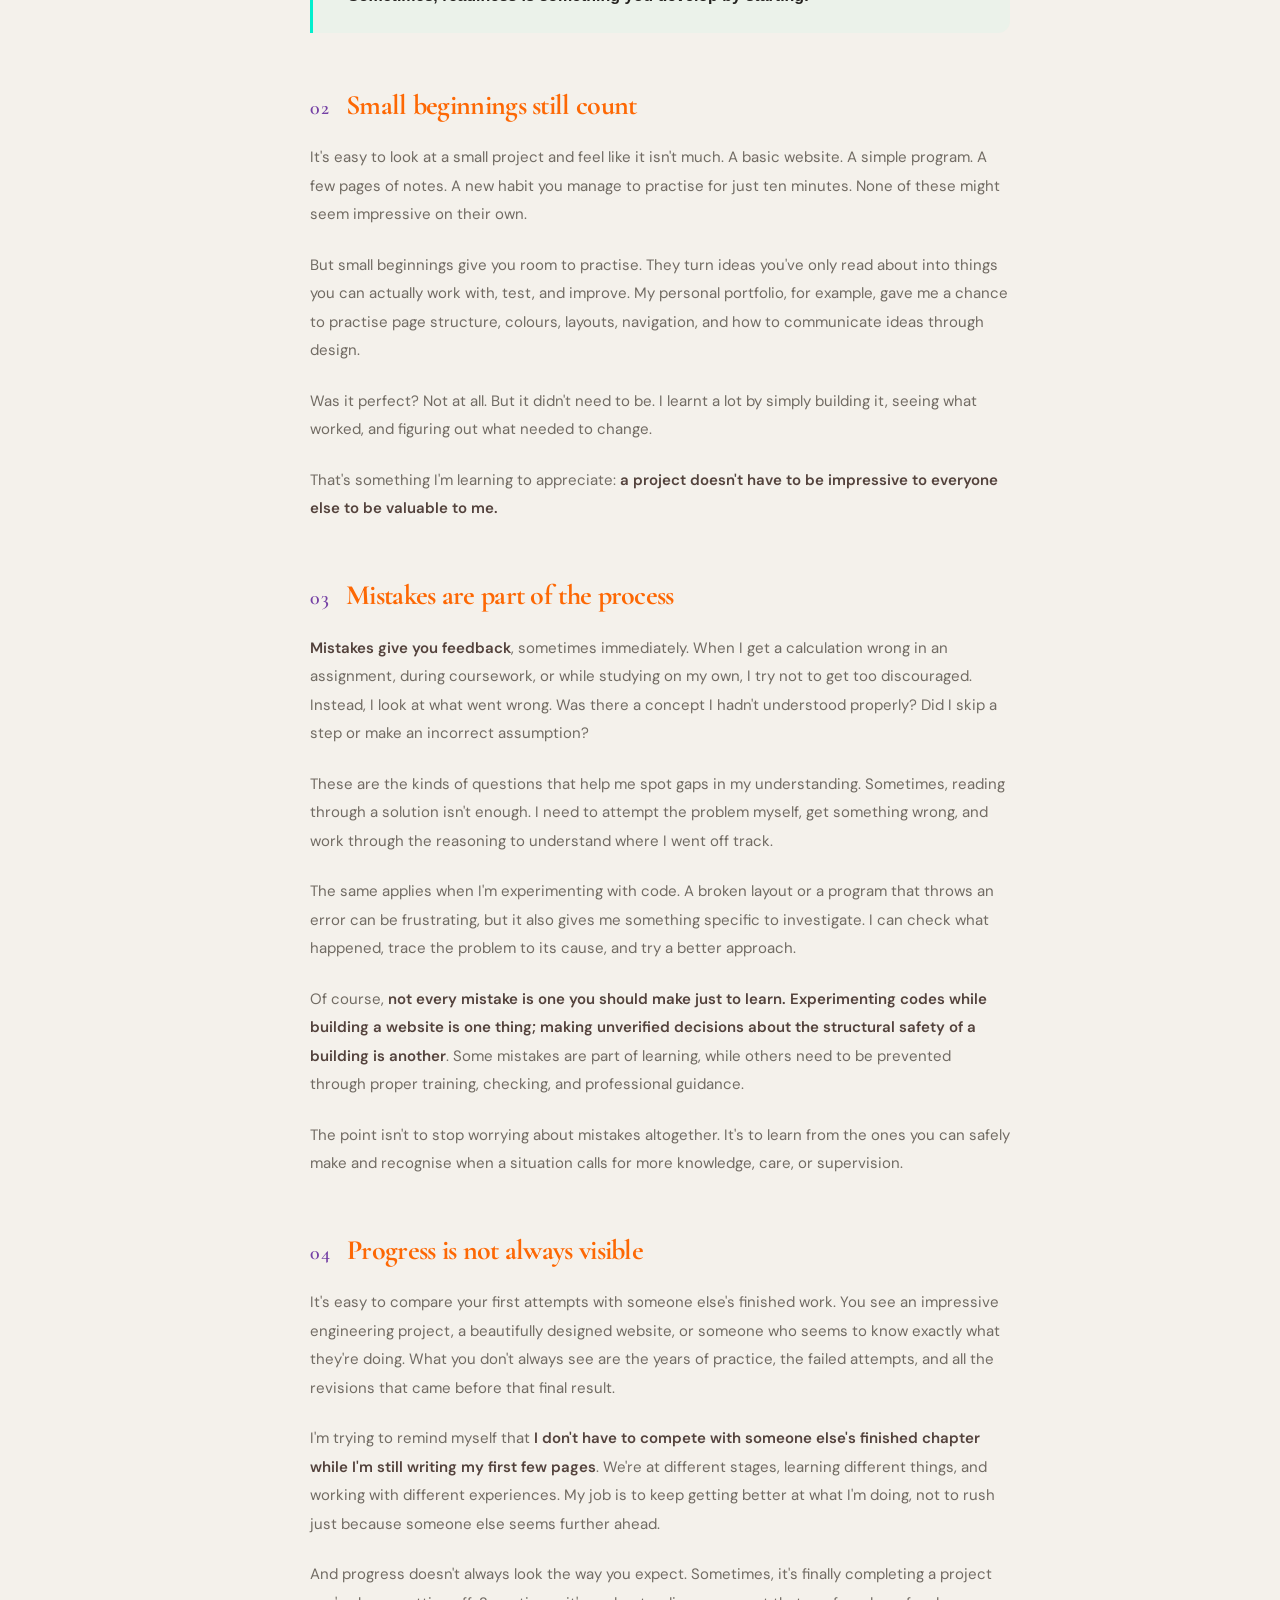
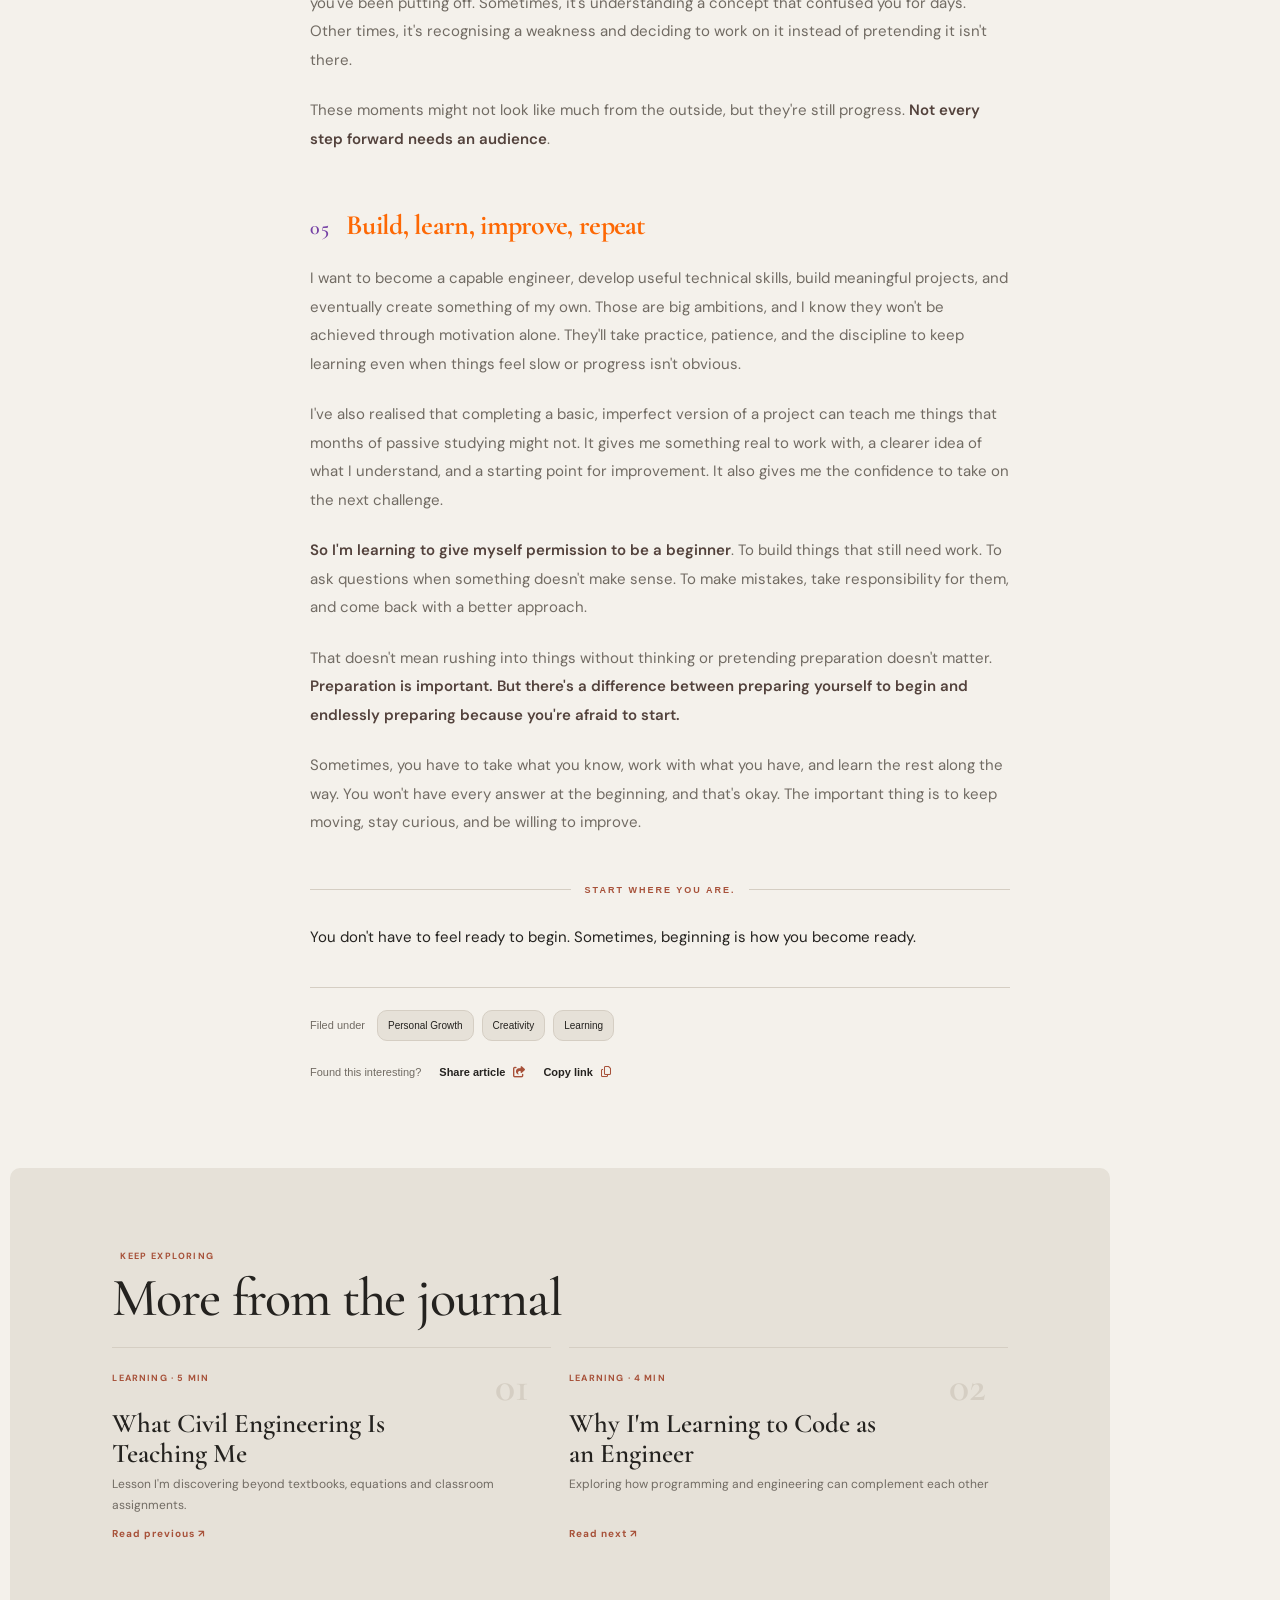
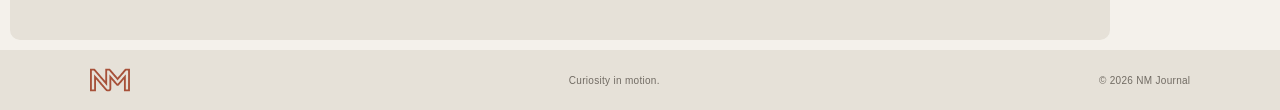
<file: building-before-im-ready.html>
<!doctype html>
<html lang="en" data-theme="light">
  <head>
    <meta charset="UTF-8" />
    <meta name="viewport" content="width=device-width, initial-scale=1.0" />
    <meta
      name="description"
      content="Why starting small, experimenting and learning through mistakes matter more than waiting for perfection."
    />
    <link rel="canonical" href="https://my-engineering-journey.asterisk58.workers.dev/building-before-im-ready.html" />
    <meta property="og:type" content="article" />
    <meta property="og:url" content="https://my-engineering-journey.asterisk58.workers.dev/building-before-im-ready.html" />
    <meta property="og:site_name" content="NM Journal" />
    <meta property="og:title" content="Building Before I'm Ready | NM Journal" />
    <meta property="og:description" content="Why starting small, experimenting and learning through mistakes matters more than waiting for perfection." />
    <meta property="og:image" content="https://my-engineering-journey.asterisk58.workers.dev/images/building.jpeg" />
    <meta property="og:image:alt" content="Newton M. Wanyoike portfolio preview" />
    <meta property="og:image:type" content="image/jpeg" />
    <meta property="og:image:width" content="1200" />
    <meta property="og:image:height" content="630" />
    <meta name="twitter:card" content="summary_large_image" />
    <meta name="twitter:title" content="Building Before I'm Ready | NM Journal" />
    <meta name="twitter:description" content="Why starting small, experimenting and learning through mistakes matters more than waiting for perfection." />
    <meta name="twitter:image" content="https://my-engineering-journey.asterisk58.workers.dev/images/building.jpeg" />
    <meta name="twitter:image:alt" content="Newton M. Wanyoike portfolio preview" />    <title>Building Before I'm Ready | NM Journal</title>
    <link rel="preconnect" href="https://fonts.googleapis.com" />
    <link rel="preconnect" href="https://fonts.gstatic.com" crossorigin />
    <link
      href="https://fonts.googleapis.com/css2?family=Cormorant+Garamond:wght@500;600;700&family=DM+Sans:wght@400;500;600;700&display=swap"
      rel="stylesheet"
    />
    <link
      rel="stylesheet"
      href="https://cdnjs.cloudflare.com/ajax/libs/font-awesome/6.5.2/css/all.min.css"
      referrerpolicy="no-referrer"
    />
    <link rel="stylesheet" href="article.css" />
    <script src="article.js" defer></script>
  </head>
  <body>
    <div class="reading-progress" aria-hidden="true">
      <span id="progressBar"></span>
    </div>
    
    </header-->
    <header class="navbar">
      <div class="logo-area">
        <a class="logo" href="index.html#home" aria-label="Home">
          <span>
            <svg width="40" height="40" viewBox="0 0 1307 1307">
              <path
                fill="currentColor"
                d="M 0.0,285.0 L 1.0,1023.0 L 195.0,1023.0 L 196.0,644.0 L 198.0,637.0 L 225.0,664.0 L 229.0,671.0 L 295.0,745.0 L 308.0,762.0 L 326.0,781.0 L 326.0,783.0 L 360.0,822.0 L 365.0,826.0 L 364.0,827.0 L 391.0,856.0 L 402.0,871.0 L 413.0,882.0 L 442.0,917.0 L 444.0,917.0 L 444.0,919.0 L 457.0,935.0 L 460.0,936.0 L 460.0,938.0 L 514.0,999.0 L 516.0,999.0 L 522.0,1006.0 L 529.0,1009.0 L 537.0,1015.0 L 555.0,1021.0 L 577.0,1024.0 L 620.0,1023.0 L 624.0,1021.0 L 633.0,1020.0 L 652.0,1013.0 L 661.0,1008.0 L 676.0,995.0 L 682.0,987.0 L 691.0,967.0 L 695.0,947.0 L 695.0,645.0 L 696.0,640.0 L 698.0,638.0 L 710.0,649.0 L 709.0,650.0 L 765.0,713.0 L 765.0,715.0 L 802.0,756.0 L 821.0,780.0 L 869.0,835.0 L 878.0,840.0 L 882.0,839.0 L 887.0,842.0 L 905.0,843.0 L 928.0,839.0 L 942.0,827.0 L 973.0,790.0 L 972.0,789.0 L 974.0,787.0 L 975.0,788.0 L 974.0,787.0 L 984.0,777.0 L 988.0,770.0 L 992.0,768.0 L 1004.0,752.0 L 1009.0,748.0 L 1062.0,685.0 L 1074.0,673.0 L 1082.0,663.0 L 1084.0,658.0 L 1086.0,658.0 L 1094.0,648.0 L 1105.0,637.0 L 1107.0,637.0 L 1109.0,641.0 L 1110.0,1023.0 L 1303.0,1024.0 L 1305.0,1022.0 L 1306.0,304.0 L 1304.0,283.0 L 1171.0,282.0 L 1155.0,285.0 L 1145.0,291.0 L 1133.0,303.0 L 1125.0,314.0 L 1085.0,359.0 L 1084.0,362.0 L 1065.0,382.0 L 1047.0,405.0 L 1043.0,408.0 L 1016.0,440.0 L 1017.0,441.0 L 1007.0,450.0 L 1005.0,454.0 L 941.0,527.0 L 941.0,529.0 L 936.0,533.0 L 909.0,566.0 L 902.0,572.0 L 899.0,571.0 L 889.0,561.0 L 870.0,537.0 L 866.0,535.0 L 865.0,532.0 L 860.0,528.0 L 860.0,526.0 L 838.0,500.0 L 817.0,478.0 L 818.0,477.0 L 791.0,447.0 L 773.0,424.0 L 765.0,417.0 L 761.0,410.0 L 730.0,374.0 L 723.0,368.0 L 722.0,365.0 L 712.0,355.0 L 703.0,343.0 L 701.0,343.0 L 701.0,340.0 L 657.0,290.0 L 648.0,285.0 L 634.0,282.0 L 504.0,283.0 L 499.0,288.0 L 499.0,671.0 L 498.0,678.0 L 496.0,680.0 L 487.0,672.0 L 479.0,662.0 L 477.0,662.0 L 477.0,660.0 L 468.0,648.0 L 464.0,646.0 L 465.0,645.0 L 460.0,641.0 L 460.0,639.0 L 441.0,620.0 L 441.0,618.0 L 424.0,599.0 L 423.0,596.0 L 411.0,582.0 L 400.0,572.0 L 400.0,570.0 L 385.0,552.0 L 381.0,550.0 L 381.0,548.0 L 358.0,520.0 L 354.0,518.0 L 351.0,512.0 L 350.0,513.0 L 348.0,509.0 L 343.0,506.0 L 343.0,503.0 L 321.0,477.0 L 313.0,471.0 L 313.0,468.0 L 300.0,455.0 L 300.0,453.0 L 296.0,450.0 L 296.0,448.0 L 275.0,425.0 L 268.0,415.0 L 258.0,406.0 L 258.0,404.0 L 255.0,401.0 L 253.0,401.0 L 252.0,397.0 L 210.0,348.0 L 204.0,343.0 L 204.0,341.0 L 200.0,338.0 L 177.0,309.0 L 159.0,290.0 L 158.0,291.0 L 153.0,286.0 L 144.0,283.0 L 134.0,282.0 L 12.0,282.0 L 12.0,284.0 L 2.0,283.0 Z M 61.0,346.0 L 66.0,343.0 L 114.0,343.0 L 123.0,344.0 L 130.0,349.0 L 132.0,353.0 L 138.0,360.0 L 140.0,360.0 L 140.0,362.0 L 173.0,401.0 L 205.0,436.0 L 213.0,447.0 L 220.0,453.0 L 220.0,455.0 L 228.0,463.0 L 230.0,467.0 L 251.0,489.0 L 250.0,490.0 L 273.0,515.0 L 274.0,518.0 L 295.0,541.0 L 309.0,559.0 L 316.0,565.0 L 316.0,567.0 L 341.0,596.0 L 348.0,601.0 L 347.0,603.0 L 388.0,649.0 L 426.0,695.0 L 442.0,712.0 L 444.0,712.0 L 445.0,717.0 L 471.0,745.0 L 471.0,747.0 L 493.0,771.0 L 495.0,775.0 L 536.0,823.0 L 541.0,826.0 L 540.0,827.0 L 542.0,830.0 L 544.0,830.0 L 544.0,832.0 L 554.0,843.0 L 557.0,842.0 L 557.0,844.0 L 560.0,838.0 L 560.0,346.0 L 562.0,344.0 L 617.0,343.0 L 624.0,346.0 L 636.0,358.0 L 643.0,369.0 L 650.0,376.0 L 653.0,377.0 L 653.0,380.0 L 684.0,416.0 L 689.0,420.0 L 690.0,423.0 L 711.0,446.0 L 713.0,450.0 L 720.0,456.0 L 720.0,458.0 L 745.0,487.0 L 748.0,488.0 L 748.0,490.0 L 759.0,501.0 L 759.0,503.0 L 809.0,561.0 L 813.0,564.0 L 821.0,575.0 L 828.0,581.0 L 828.0,583.0 L 853.0,611.0 L 856.0,612.0 L 856.0,615.0 L 900.0,666.0 L 907.0,663.0 L 909.0,658.0 L 912.0,657.0 L 957.0,604.0 L 961.0,597.0 L 970.0,589.0 L 972.0,584.0 L 975.0,583.0 L 987.0,569.0 L 990.0,564.0 L 991.0,565.0 L 1000.0,554.0 L 1000.0,552.0 L 1003.0,551.0 L 1010.0,541.0 L 1036.0,512.0 L 1036.0,510.0 L 1053.0,492.0 L 1054.0,489.0 L 1068.0,475.0 L 1068.0,473.0 L 1072.0,470.0 L 1127.0,406.0 L 1127.0,404.0 L 1154.0,375.0 L 1155.0,372.0 L 1164.0,363.0 L 1164.0,360.0 L 1170.0,356.0 L 1173.0,350.0 L 1180.0,344.0 L 1184.0,343.0 L 1242.0,344.0 L 1244.0,346.0 L 1245.0,447.0 L 1244.0,960.0 L 1241.0,963.0 L 1237.0,964.0 L 1174.0,963.0 L 1170.0,960.0 L 1170.0,474.0 L 1166.0,471.0 L 1164.0,473.0 L 1165.0,475.0 L 1159.0,479.0 L 1132.0,510.0 L 1132.0,512.0 L 1128.0,514.0 L 1126.0,519.0 L 1071.0,581.0 L 1072.0,582.0 L 1061.0,592.0 L 1053.0,602.0 L 1053.0,604.0 L 1032.0,626.0 L 927.0,749.0 L 925.0,753.0 L 902.0,777.0 L 897.0,775.0 L 891.0,768.0 L 889.0,768.0 L 887.0,763.0 L 881.0,758.0 L 882.0,757.0 L 868.0,740.0 L 859.0,732.0 L 856.0,726.0 L 849.0,720.0 L 850.0,719.0 L 828.0,695.0 L 828.0,693.0 L 816.0,679.0 L 813.0,678.0 L 814.0,677.0 L 796.0,656.0 L 793.0,655.0 L 790.0,649.0 L 779.0,638.0 L 780.0,637.0 L 748.0,602.0 L 748.0,600.0 L 739.0,593.0 L 740.0,591.0 L 731.0,580.0 L 717.0,566.0 L 716.0,563.0 L 700.0,544.0 L 696.0,542.0 L 695.0,538.0 L 680.0,523.0 L 681.0,522.0 L 652.0,488.0 L 648.0,486.0 L 648.0,484.0 L 638.0,472.0 L 635.0,472.0 L 634.0,941.0 L 629.0,955.0 L 619.0,963.0 L 617.0,962.0 L 576.0,964.0 L 565.0,961.0 L 550.0,951.0 L 551.0,950.0 L 536.0,932.0 L 525.0,922.0 L 512.0,904.0 L 509.0,903.0 L 509.0,901.0 L 501.0,892.0 L 499.0,893.0 L 497.0,891.0 L 498.0,888.0 L 473.0,861.0 L 462.0,846.0 L 460.0,846.0 L 459.0,843.0 L 458.0,844.0 L 456.0,842.0 L 454.0,837.0 L 428.0,807.0 L 425.0,806.0 L 422.0,800.0 L 412.0,790.0 L 412.0,788.0 L 401.0,775.0 L 392.0,767.0 L 391.0,764.0 L 380.0,753.0 L 369.0,738.0 L 361.0,731.0 L 362.0,730.0 L 322.0,684.0 L 316.0,679.0 L 314.0,674.0 L 305.0,666.0 L 305.0,664.0 L 284.0,641.0 L 257.0,608.0 L 254.0,605.0 L 252.0,605.0 L 250.0,600.0 L 247.0,598.0 L 240.0,588.0 L 238.0,588.0 L 238.0,586.0 L 237.0,587.0 L 236.0,584.0 L 232.0,582.0 L 233.0,581.0 L 208.0,552.0 L 204.0,550.0 L 205.0,548.0 L 200.0,544.0 L 196.0,537.0 L 190.0,531.0 L 188.0,531.0 L 188.0,528.0 L 179.0,519.0 L 177.0,515.0 L 172.0,511.0 L 146.0,479.0 L 140.0,475.0 L 140.0,472.0 L 138.0,472.0 L 135.0,476.0 L 135.0,960.0 L 132.0,963.0 L 63.0,963.0 L 61.0,961.0 Z"
              />
            </svg>
          </span>
          </a>
        <div class="logo-divider"></div>
        <div class="name">Journal</div>
      </div>

      <nav class="nav-links" id="navLinks">
        <a href="index.html#home">Home</a>
        <a href="index.html#about">About</a>
        <a href="index.html#skills">Skills</a>
        <a href="index.html#projects">Projects</a>
        <a href="index.html#journey">Journey</a>
        <div class="nav-dropdown" id="blogNavDropdown">
          <a
            href="#blog"
            class="nav-dropdown-trigger"
            aria-haspopup="true"
            aria-expanded="false"
          >
            Blog <i class="fa-solid fa-chevron-down" aria-hidden="true"></i>
          </a>
          <div class="nav-dropdown-menu" aria-label="Blog articles">
            <a href="civil-engineering-lessons.html"
              >What Civil Engineering Is Teaching Me</a
            >
            <a href="learning-to-code.html"
              >Why I'm Learning to Code as an Engineer</a
            >
            <a href="building-before-im-ready.html"
              >Building Before I'm Ready</a
            >
          </div>
        </div>
        <a href="index.html#contact">Contact</a>
      </nav>

      <div class="nav-actions">
        <button
          class="theme-toggle"
          id="themeToggle"
          type="button"
          aria-label="Switch to dark mode"
          title="Switch to dark mode"
        >
          <i class="fa-solid fa-moon" aria-hidden="true"></i>
        </button>
        <button
          class="menu-toggle"
          id="menuToggle"
          type="button"
          aria-label="Open navigation menu"
          aria-expanded="false"
          aria-controls="navLinks"
        >
          <i class="fa-solid fa-bars"></i>
        </button>
      </div>
    </header>

    <main>
      <section class="article-hero building-hero">
        <div class="hero-grid"></div>
        <div class="hero-content">
          <a class="back-link" href="index.html#blog"
            ><span>⇦</span> Back to the journal</a>
          <div class="eyebrow">
            <span class="eyebrow-dot"></span> PERSONAL
            <span class="eyebrow-separator">/</span> 3 MIN READ
          </div>
          <h1>Building <em>Before I'm Ready</em></h1>
          <p class="hero-subtitle">
            Why starting small, experimenting and learning through mistakes
            matter more than waiting for perfection.
          </p>
          <div class="author-row">
            <a
              class="avatar substack-avatar"
              href="https://substack.com/@asterisk58"
              target="_blank"
              rel="noopener noreferrer"
              aria-label="Read my articles on Substack"
              title="Find me on Substack"
            >
              <svg xmlns="http://www.w3.org/2000/svg" viewBox="0 0 448 512">
                <path
                  fill="currentColor"
                  d="M448 512L224 386.4 0 512 0 230.7 448 230.7 448 512zm0-336.2l-448 0 0-60.5 448 0 0 60.5zM448 0L448 60.5 0 60.5 0 0 448 0z"
                />
              </svg>
            </a>
            <div>
              <strong><i>Newton Wanyoike</i></strong
              ><small>@asterisk58</small>
            </div>
            <span class="hero-date">A field note from the journey</span>
          </div>
        </div>
        <div class="hero-stamp" aria-hidden="true">
          03
        </div>
      </section>

      <div class="article-layout">
        <aside class="article-aside">
          <span class="aside-label">IN THIS ARTICLE</span>
          <a href="#ready">The illusion of ready</a
          ><a href="#small">Small beginnings</a
          ><a href="#mistakes">Learning through mistakes</a
          ><a href="#progress">Invisible progress</a
          ><a href="#repeat">Build, learn, repeat</a>
          <div class="aside-note">
            <span class="note-icon"><i class="fa-solid fa-flag"></i></span>
            <p>Let preparation lead to practice.</p>
          </div>
        </aside>

        <article class="article-body">
          <p class="article-lead">
            There's a certain kind of hesitation that comes from wanting to do
            something well. You picture the perfect finished result, think about
            the skills you'll need, and start focusing on everything you still
            don't understand. This perfectionism makes you feel like you're
            never quite ready.
          </p>

          <p>
            It's easy to tell yourself, "I just need to finish one more course,
            watch another tutorial, read one more textbook, or master one more
            framework before I start." Before you know it, preparing to begin
            becomes a project of its own.
          </p>

          <p>
            You keep saying that you need a little more preparation. And
            somehow, the starting point keeps moving further away.
          </p>

          <p>
            I've come to realise that <em>waiting for the perfect moment can be
            procrastination in disguise</em>. Sometimes, it's just a way of avoiding
            the mistakes, challenges, and experiences that would actually help
            me grow.
          </p>

          <h2 id="ready"><span>01</span> The illusion of being ready</h2>

          <p>
            When I started exploring web development, there was a lot I didn't
            know. HTML, CSS, and JavaScript kept introducing me to new concepts,
            and building a complete website felt like a much bigger task than
            simply following individual lessons.
          </p>

          <p>
            I could have waited until I felt confident in every area before
            starting my first project. But I've learnt that <em>some things only
            start making sense when you actually work on them</em>. Building my first
            website exposed me to problems that PDF notes and tutorials hadn't prepared me
            for. I had to deal with unexpected errors, spend evenings debugging,
            and sometimes rebuild from scratch features that refused to work as
            I expected.
          </p>

          <p>
            Trust me it wasn't always smooth, but that's where a lot of the real
            learning happened.
          </p>

          <blockquote>
            “Sometimes, readiness is something you develop by starting.”
          </blockquote>

          <h2 id="small"><span>02</span> Small beginnings still count</h2>

          <p>
            It's easy to look at a small project and feel like it isn't much. A
            basic website. A simple program. A few pages of notes. A new habit
            you manage to practise for just ten minutes. None of these might
            seem impressive on their own.
          </p>

          <p>
            But small beginnings give you room to practise. They turn ideas
            you've only read about into things you can actually work with, test,
            and improve. My personal portfolio, for example, gave me a chance to
            practise page structure, colours, layouts, navigation, and how to
            communicate ideas through design.
          </p>

          <p>
            Was it perfect? Not at all. But it didn't need to be. I learnt a lot
            by simply building it, seeing what worked, and figuring out what
            needed to change.
          </p>

          <p>
            That's something I'm learning to appreciate: <em> a project doesn't have
            to be impressive to everyone else to be valuable to me.</em>
          </p>

          <h2 id="mistakes">
            <span>03</span> Mistakes are part of the process
          </h2>

          <p>
            <em>Mistakes give you feedback</em>, sometimes immediately. When I get a
            calculation wrong in an assignment, during coursework, or while
            studying on my own, I try not to get too discouraged. Instead, I
            look at what went wrong. Was there a concept I hadn't understood
            properly? Did I skip a step or make an incorrect assumption?
          </p>

          <p>
            These are the kinds of questions that help me spot gaps in my
            understanding. Sometimes, reading through a solution isn't enough. I
            need to attempt the problem myself, get something wrong, and work
            through the reasoning to understand where I went off track.
          </p>

          <p>
            The same applies when I'm experimenting with code. A broken layout
            or a program that throws an error can be frustrating, but it also
            gives me something specific to investigate. I can check what
            happened, trace the problem to its cause, and try a better approach.
          </p>

          <p>
            Of course, <em>not every mistake is one you should make just to learn.
            Experimenting codes while building a website is one thing; making
            unverified decisions about the structural safety of a building is
            another</em>. Some mistakes are part of learning, while others need to be
            prevented through proper training, checking, and professional
            guidance.
          </p>

          <p>
            The point isn't to stop worrying about mistakes altogether. It's to
            learn from the ones you can safely make and recognise when a
            situation calls for more knowledge, care, or supervision.
          </p>

          <h2 id="progress"><span>04</span> Progress is not always visible</h2>

          <p>
            It's easy to compare your first attempts with someone else's
            finished work. You see an impressive engineering project, a
            beautifully designed website, or someone who seems to know exactly
            what they're doing. What you don't always see are the years of
            practice, the failed attempts, and all the revisions that came
            before that final result.
          </p>

          <p>
            I'm trying to remind myself that <em>I don't have to compete with
            someone else's finished chapter while I'm still writing my first few
            pages</em>. We're at different stages, learning different things, and
            working with different experiences. My job is to keep getting better
            at what I'm doing, not to rush just because someone else seems
            further ahead.
          </p>

          <p>
            And progress doesn't always look the way you expect. Sometimes, it's
            finally completing a project you've been putting off. Sometimes,
            it's understanding a concept that confused you for days. Other
            times, it's recognising a weakness and deciding to work on it
            instead of pretending it isn't there.
          </p>

          <p>
            These moments might not look like much from the outside, but they're
            still progress. <em>Not every step forward needs an audience</em>.
          </p>

          <h2 id="repeat"><span>05</span> Build, learn, improve, repeat</h2>

          <p>
            I want to become a capable engineer, develop useful technical
            skills, build meaningful projects, and eventually create something
            of my own. Those are big ambitions, and I know they won't be
            achieved through motivation alone. They'll take practice, patience,
            and the discipline to keep learning even when things feel slow or
            progress isn't obvious.
          </p>

          <p>
            I've also realised that completing a basic, imperfect version of a
            project can teach me things that months of passive studying might
            not. It gives me something real to work with, a clearer idea of what
            I understand, and a starting point for improvement. It also gives me
            the confidence to take on the next challenge.
          </p>

          <p>
            <em>So I'm learning to give myself permission to be a beginner</em>. To build
            things that still need work. To ask questions when something doesn't
            make sense. To make mistakes, take responsibility for them, and come
            back with a better approach.
          </p>

          <p>
            That doesn't mean rushing into things without thinking or pretending
            preparation doesn't matter. <em>Preparation is important. But there's a
            difference between preparing yourself to begin and endlessly
            preparing because you're afraid to start.</em>
          </p>

          <p>
            Sometimes, you have to take what you know, work with what you have,
            and learn the rest along the way. You won't have every answer at the
            beginning, and that's okay. The important thing is to keep moving,
            stay curious, and be willing to improve.
          </p>

          <div class="article-ending">
            <span class="ending-line"></span>
            <span>START WHERE YOU ARE.</span>
            <span class="ending-line"></span>
          </div>

          <p class="closing-line">
            You don't have to feel ready to begin. Sometimes, beginning is how
            you become ready.
          </p>

          <div class="article-tags">
            <span>Filed under</span>
            <a href="#ready">Personal Growth</a>
            <a href="#small">Creativity</a>
            <a href="#repeat">Learning</a>
          </div>

          <div class="share-row">
            <span>Found this interesting?</span>
            <button class="text-button" data-share>
              Share article
              <i class="fa-solid fa-share-square"></i>
            </button>
            <button class="text-button" data-copy>
              Copy link
              <i class="fa-regular fa-copy"></i>
            </button>
          </div>
        </article>
      </div>

      <section class="next-reads">
        <div class="section-heading">
          <div>
            <span class="eyebrow">KEEP EXPLORING</span>
            <h2>More from the journal</h2>
          </div>
        </div>
        <div class="related-grid">
          <a class="related-card lessons" href="civil-engineering-lessons.html"
            ><span class="related-number">01</span
            ><span class="related-category">LEARNING · 5 MIN</span>
            <h3>What Civil Engineering Is Teaching Me</h3>
            <p>
              Lesson I'm discovering beyond textbooks, equations and classroom
              assignments.
            </p>
            <span class="related-link">Read previous ↗</span></a
          >
          <a class="related-card code" href="learning-to-code.html"
            ><span class="related-number">02</span
            ><span class="related-category">LEARNING · 4 MIN</span>
            <h3>Why I'm Learning to Code as an Engineer</h3>
            <p>
              Exploring how programming and engineering can complement each
              other
            </p>
            <span class="related-link">Read next ↗</span></a
          >
        </div>
      </section>
    </main>
    <footer class="site-footer">
      <a class="footer-brand" href="#top">
        <svg width="40" height="40" viewBox="0 0 1307 1307">
              <path
                fill="currentColor"
                d="M 0.0,285.0 L 1.0,1023.0 L 195.0,1023.0 L 196.0,644.0 L 198.0,637.0 L 225.0,664.0 L 229.0,671.0 L 295.0,745.0 L 308.0,762.0 L 326.0,781.0 L 326.0,783.0 L 360.0,822.0 L 365.0,826.0 L 364.0,827.0 L 391.0,856.0 L 402.0,871.0 L 413.0,882.0 L 442.0,917.0 L 444.0,917.0 L 444.0,919.0 L 457.0,935.0 L 460.0,936.0 L 460.0,938.0 L 514.0,999.0 L 516.0,999.0 L 522.0,1006.0 L 529.0,1009.0 L 537.0,1015.0 L 555.0,1021.0 L 577.0,1024.0 L 620.0,1023.0 L 624.0,1021.0 L 633.0,1020.0 L 652.0,1013.0 L 661.0,1008.0 L 676.0,995.0 L 682.0,987.0 L 691.0,967.0 L 695.0,947.0 L 695.0,645.0 L 696.0,640.0 L 698.0,638.0 L 710.0,649.0 L 709.0,650.0 L 765.0,713.0 L 765.0,715.0 L 802.0,756.0 L 821.0,780.0 L 869.0,835.0 L 878.0,840.0 L 882.0,839.0 L 887.0,842.0 L 905.0,843.0 L 928.0,839.0 L 942.0,827.0 L 973.0,790.0 L 972.0,789.0 L 974.0,787.0 L 975.0,788.0 L 974.0,787.0 L 984.0,777.0 L 988.0,770.0 L 992.0,768.0 L 1004.0,752.0 L 1009.0,748.0 L 1062.0,685.0 L 1074.0,673.0 L 1082.0,663.0 L 1084.0,658.0 L 1086.0,658.0 L 1094.0,648.0 L 1105.0,637.0 L 1107.0,637.0 L 1109.0,641.0 L 1110.0,1023.0 L 1303.0,1024.0 L 1305.0,1022.0 L 1306.0,304.0 L 1304.0,283.0 L 1171.0,282.0 L 1155.0,285.0 L 1145.0,291.0 L 1133.0,303.0 L 1125.0,314.0 L 1085.0,359.0 L 1084.0,362.0 L 1065.0,382.0 L 1047.0,405.0 L 1043.0,408.0 L 1016.0,440.0 L 1017.0,441.0 L 1007.0,450.0 L 1005.0,454.0 L 941.0,527.0 L 941.0,529.0 L 936.0,533.0 L 909.0,566.0 L 902.0,572.0 L 899.0,571.0 L 889.0,561.0 L 870.0,537.0 L 866.0,535.0 L 865.0,532.0 L 860.0,528.0 L 860.0,526.0 L 838.0,500.0 L 817.0,478.0 L 818.0,477.0 L 791.0,447.0 L 773.0,424.0 L 765.0,417.0 L 761.0,410.0 L 730.0,374.0 L 723.0,368.0 L 722.0,365.0 L 712.0,355.0 L 703.0,343.0 L 701.0,343.0 L 701.0,340.0 L 657.0,290.0 L 648.0,285.0 L 634.0,282.0 L 504.0,283.0 L 499.0,288.0 L 499.0,671.0 L 498.0,678.0 L 496.0,680.0 L 487.0,672.0 L 479.0,662.0 L 477.0,662.0 L 477.0,660.0 L 468.0,648.0 L 464.0,646.0 L 465.0,645.0 L 460.0,641.0 L 460.0,639.0 L 441.0,620.0 L 441.0,618.0 L 424.0,599.0 L 423.0,596.0 L 411.0,582.0 L 400.0,572.0 L 400.0,570.0 L 385.0,552.0 L 381.0,550.0 L 381.0,548.0 L 358.0,520.0 L 354.0,518.0 L 351.0,512.0 L 350.0,513.0 L 348.0,509.0 L 343.0,506.0 L 343.0,503.0 L 321.0,477.0 L 313.0,471.0 L 313.0,468.0 L 300.0,455.0 L 300.0,453.0 L 296.0,450.0 L 296.0,448.0 L 275.0,425.0 L 268.0,415.0 L 258.0,406.0 L 258.0,404.0 L 255.0,401.0 L 253.0,401.0 L 252.0,397.0 L 210.0,348.0 L 204.0,343.0 L 204.0,341.0 L 200.0,338.0 L 177.0,309.0 L 159.0,290.0 L 158.0,291.0 L 153.0,286.0 L 144.0,283.0 L 134.0,282.0 L 12.0,282.0 L 12.0,284.0 L 2.0,283.0 Z M 61.0,346.0 L 66.0,343.0 L 114.0,343.0 L 123.0,344.0 L 130.0,349.0 L 132.0,353.0 L 138.0,360.0 L 140.0,360.0 L 140.0,362.0 L 173.0,401.0 L 205.0,436.0 L 213.0,447.0 L 220.0,453.0 L 220.0,455.0 L 228.0,463.0 L 230.0,467.0 L 251.0,489.0 L 250.0,490.0 L 273.0,515.0 L 274.0,518.0 L 295.0,541.0 L 309.0,559.0 L 316.0,565.0 L 316.0,567.0 L 341.0,596.0 L 348.0,601.0 L 347.0,603.0 L 388.0,649.0 L 426.0,695.0 L 442.0,712.0 L 444.0,712.0 L 445.0,717.0 L 471.0,745.0 L 471.0,747.0 L 493.0,771.0 L 495.0,775.0 L 536.0,823.0 L 541.0,826.0 L 540.0,827.0 L 542.0,830.0 L 544.0,830.0 L 544.0,832.0 L 554.0,843.0 L 557.0,842.0 L 557.0,844.0 L 560.0,838.0 L 560.0,346.0 L 562.0,344.0 L 617.0,343.0 L 624.0,346.0 L 636.0,358.0 L 643.0,369.0 L 650.0,376.0 L 653.0,377.0 L 653.0,380.0 L 684.0,416.0 L 689.0,420.0 L 690.0,423.0 L 711.0,446.0 L 713.0,450.0 L 720.0,456.0 L 720.0,458.0 L 745.0,487.0 L 748.0,488.0 L 748.0,490.0 L 759.0,501.0 L 759.0,503.0 L 809.0,561.0 L 813.0,564.0 L 821.0,575.0 L 828.0,581.0 L 828.0,583.0 L 853.0,611.0 L 856.0,612.0 L 856.0,615.0 L 900.0,666.0 L 907.0,663.0 L 909.0,658.0 L 912.0,657.0 L 957.0,604.0 L 961.0,597.0 L 970.0,589.0 L 972.0,584.0 L 975.0,583.0 L 987.0,569.0 L 990.0,564.0 L 991.0,565.0 L 1000.0,554.0 L 1000.0,552.0 L 1003.0,551.0 L 1010.0,541.0 L 1036.0,512.0 L 1036.0,510.0 L 1053.0,492.0 L 1054.0,489.0 L 1068.0,475.0 L 1068.0,473.0 L 1072.0,470.0 L 1127.0,406.0 L 1127.0,404.0 L 1154.0,375.0 L 1155.0,372.0 L 1164.0,363.0 L 1164.0,360.0 L 1170.0,356.0 L 1173.0,350.0 L 1180.0,344.0 L 1184.0,343.0 L 1242.0,344.0 L 1244.0,346.0 L 1245.0,447.0 L 1244.0,960.0 L 1241.0,963.0 L 1237.0,964.0 L 1174.0,963.0 L 1170.0,960.0 L 1170.0,474.0 L 1166.0,471.0 L 1164.0,473.0 L 1165.0,475.0 L 1159.0,479.0 L 1132.0,510.0 L 1132.0,512.0 L 1128.0,514.0 L 1126.0,519.0 L 1071.0,581.0 L 1072.0,582.0 L 1061.0,592.0 L 1053.0,602.0 L 1053.0,604.0 L 1032.0,626.0 L 927.0,749.0 L 925.0,753.0 L 902.0,777.0 L 897.0,775.0 L 891.0,768.0 L 889.0,768.0 L 887.0,763.0 L 881.0,758.0 L 882.0,757.0 L 868.0,740.0 L 859.0,732.0 L 856.0,726.0 L 849.0,720.0 L 850.0,719.0 L 828.0,695.0 L 828.0,693.0 L 816.0,679.0 L 813.0,678.0 L 814.0,677.0 L 796.0,656.0 L 793.0,655.0 L 790.0,649.0 L 779.0,638.0 L 780.0,637.0 L 748.0,602.0 L 748.0,600.0 L 739.0,593.0 L 740.0,591.0 L 731.0,580.0 L 717.0,566.0 L 716.0,563.0 L 700.0,544.0 L 696.0,542.0 L 695.0,538.0 L 680.0,523.0 L 681.0,522.0 L 652.0,488.0 L 648.0,486.0 L 648.0,484.0 L 638.0,472.0 L 635.0,472.0 L 634.0,941.0 L 629.0,955.0 L 619.0,963.0 L 617.0,962.0 L 576.0,964.0 L 565.0,961.0 L 550.0,951.0 L 551.0,950.0 L 536.0,932.0 L 525.0,922.0 L 512.0,904.0 L 509.0,903.0 L 509.0,901.0 L 501.0,892.0 L 499.0,893.0 L 497.0,891.0 L 498.0,888.0 L 473.0,861.0 L 462.0,846.0 L 460.0,846.0 L 459.0,843.0 L 458.0,844.0 L 456.0,842.0 L 454.0,837.0 L 428.0,807.0 L 425.0,806.0 L 422.0,800.0 L 412.0,790.0 L 412.0,788.0 L 401.0,775.0 L 392.0,767.0 L 391.0,764.0 L 380.0,753.0 L 369.0,738.0 L 361.0,731.0 L 362.0,730.0 L 322.0,684.0 L 316.0,679.0 L 314.0,674.0 L 305.0,666.0 L 305.0,664.0 L 284.0,641.0 L 257.0,608.0 L 254.0,605.0 L 252.0,605.0 L 250.0,600.0 L 247.0,598.0 L 240.0,588.0 L 238.0,588.0 L 238.0,586.0 L 237.0,587.0 L 236.0,584.0 L 232.0,582.0 L 233.0,581.0 L 208.0,552.0 L 204.0,550.0 L 205.0,548.0 L 200.0,544.0 L 196.0,537.0 L 190.0,531.0 L 188.0,531.0 L 188.0,528.0 L 179.0,519.0 L 177.0,515.0 L 172.0,511.0 L 146.0,479.0 L 140.0,475.0 L 140.0,472.0 L 138.0,472.0 L 135.0,476.0 L 135.0,960.0 L 132.0,963.0 L 63.0,963.0 L 61.0,961.0 Z"
              />
        </svg>
      </a>
      <p>Curiosity in motion.</p>
      <small>© <span data-year></span> NM Journal</small>
    </footer>

    <div class="toast" id="toast" role="status" aria-live="polite"></div>
    <script src="theme.js"></script>
  </body>
</html>
</file>
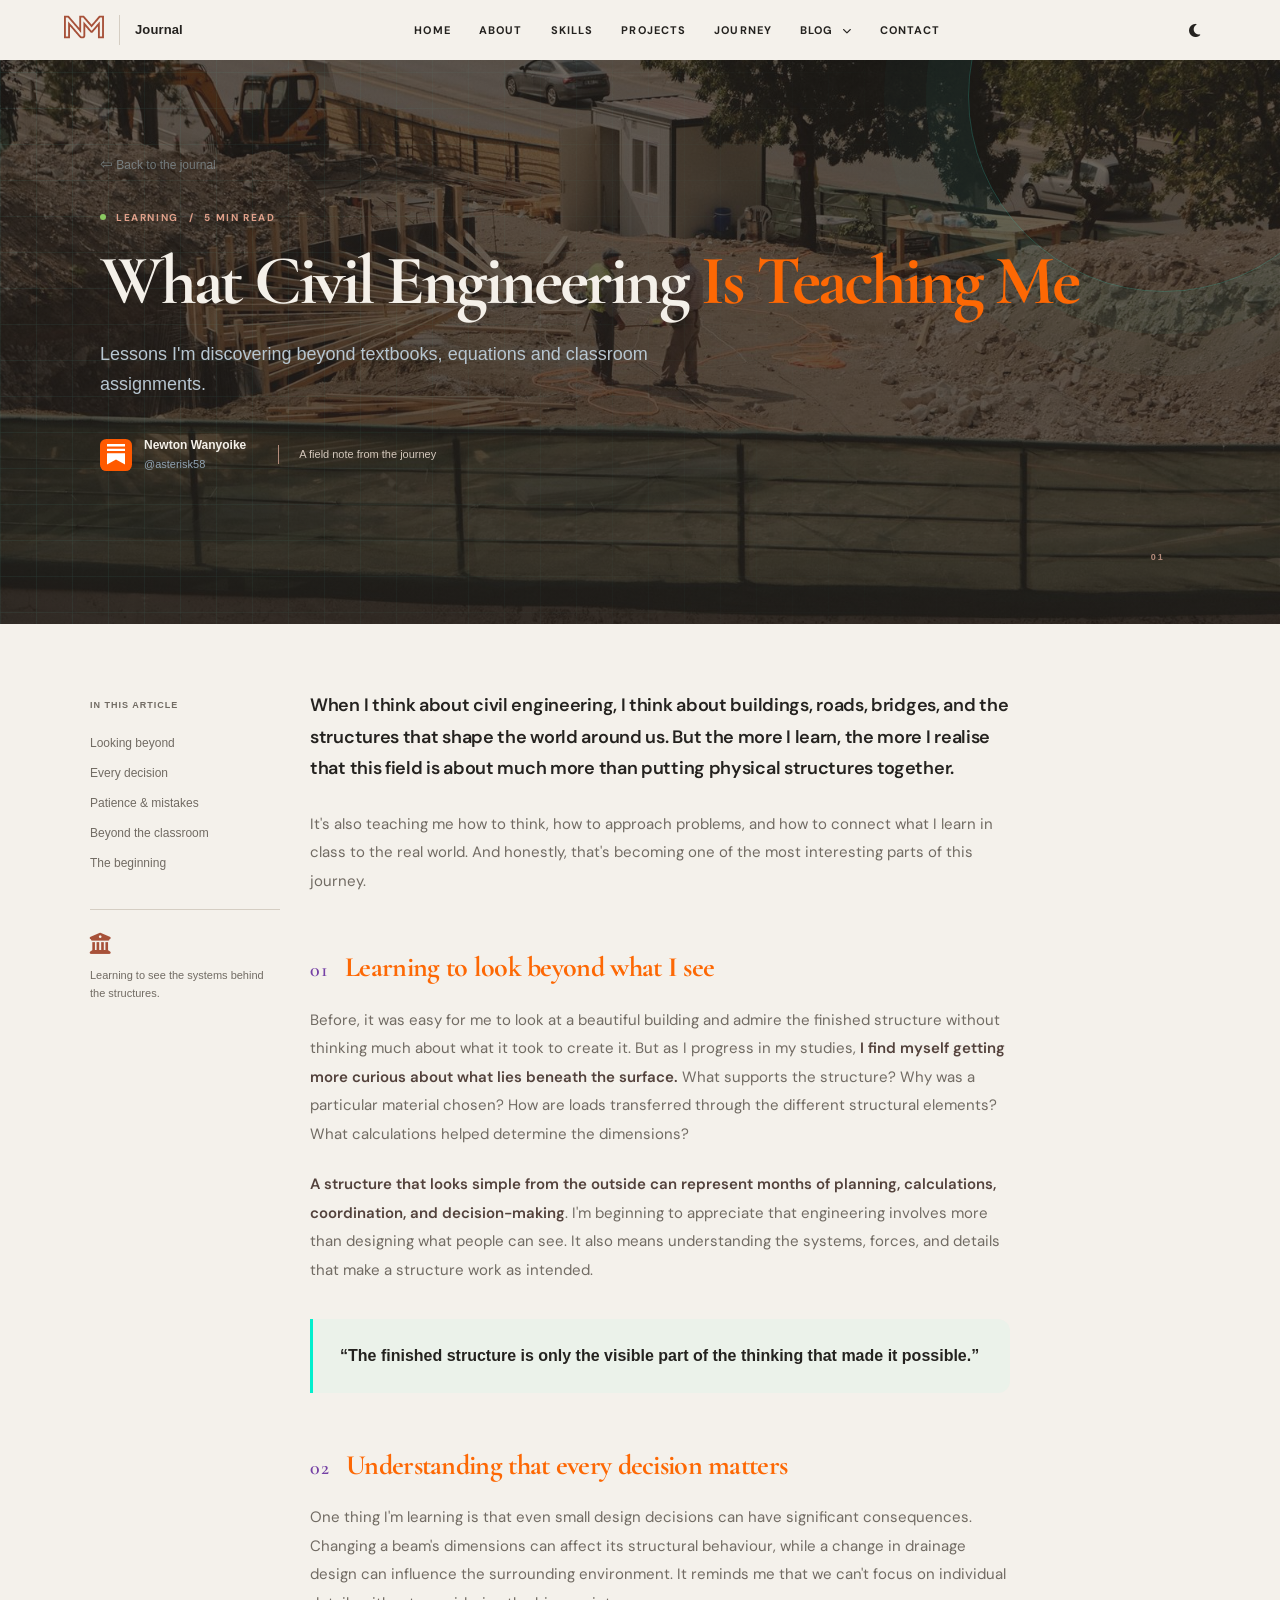
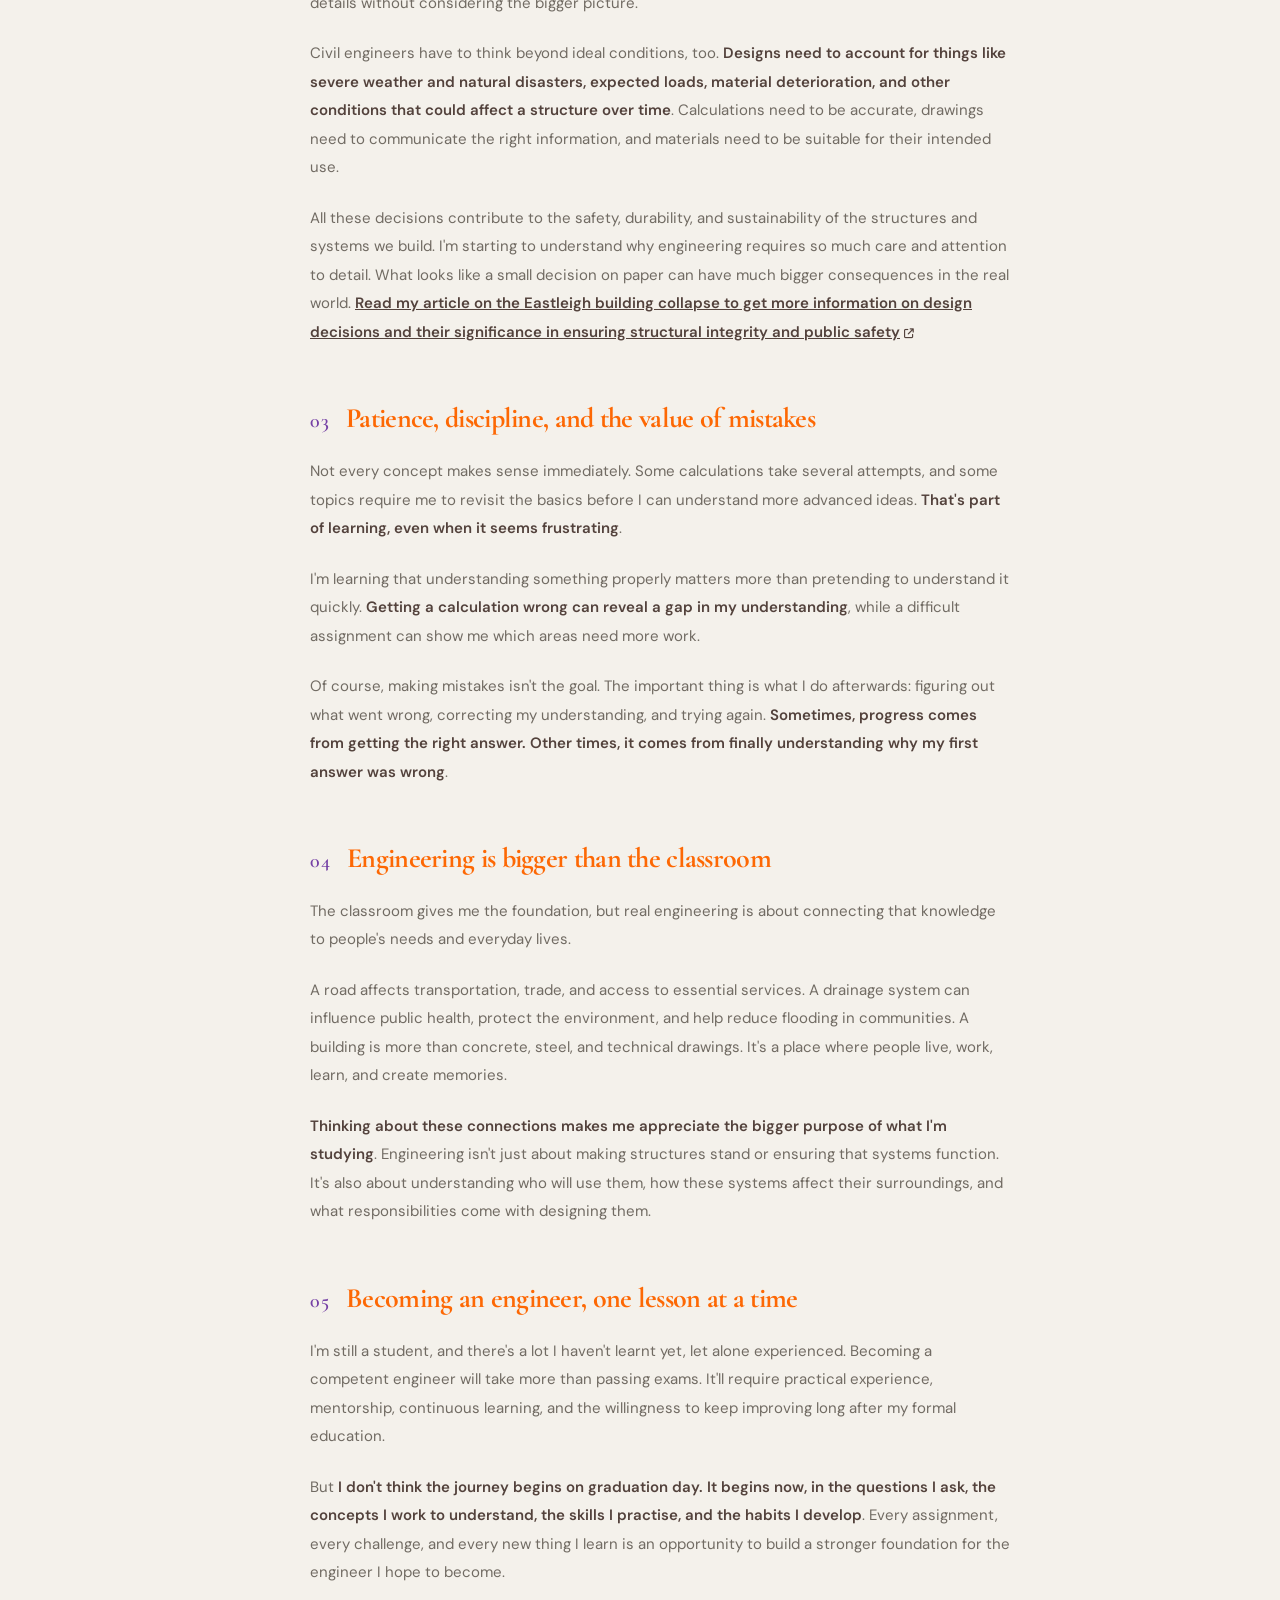
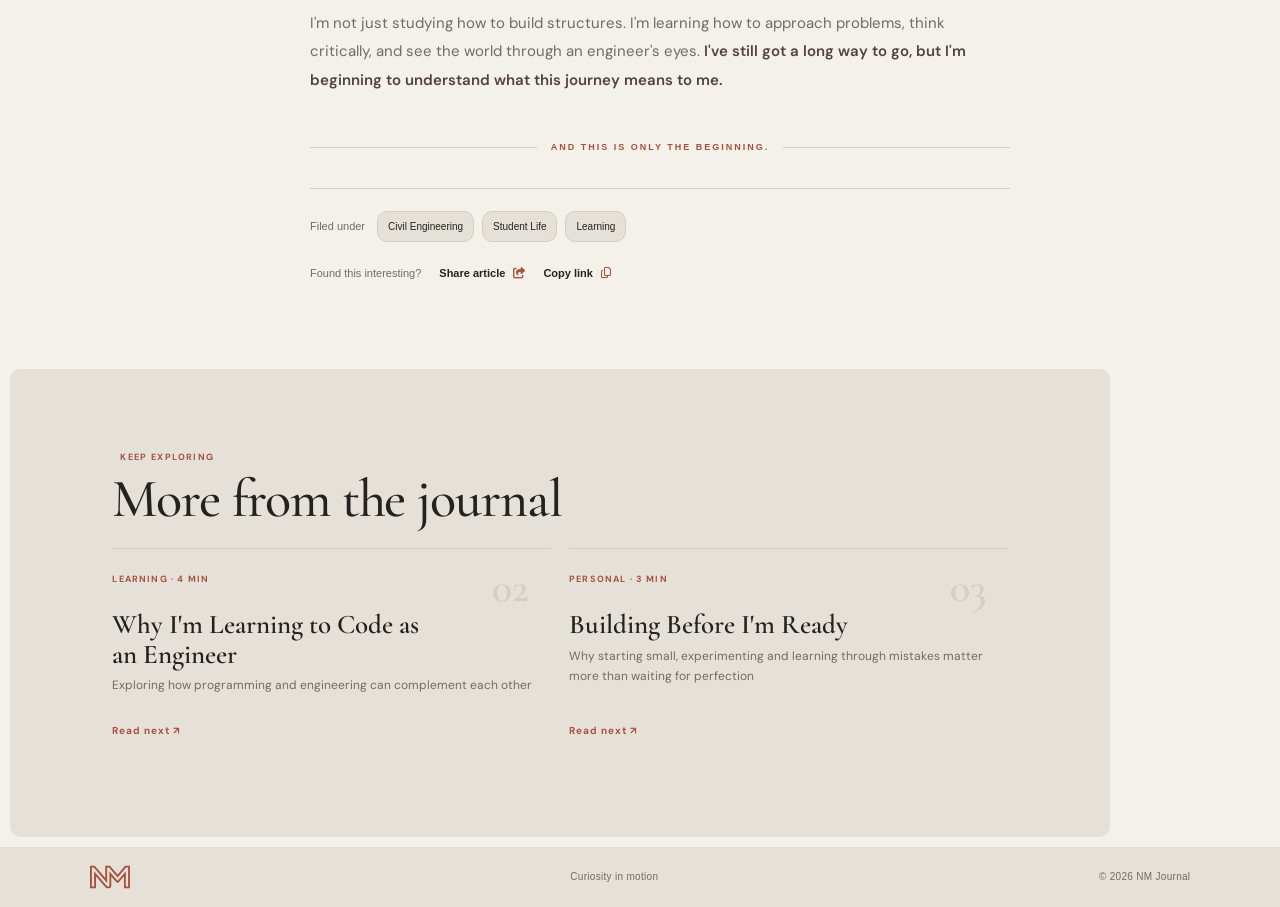
<file: civil-engineering-lessons.html>
<!doctype html>
<html lang="en" data-theme="light">
  <head>
    <meta charset="UTF-8" />
    <meta name="viewport" content="width=device-width, initial-scale=1.0" />
    <meta
      name="description"
      content="Lessons Civil Engineering is teaching me beyond notes, calculations, coursework, assignments and practical projects."
    />
    <link
      rel="canonical"
      href="https://my-engineering-journey.asterisk58.workers.dev/civil-engineering-lessons.html"
    />
    <meta property="og:type" content="article" />
    <meta
      property="og:url"
      content="https://my-engineering-journey.asterisk58.workers.dev/civil-engineering-lessons.html"
    />
    <meta property="og:site_name" content="NM Journal" />
    <meta
      property="og:title"
      content="What Civil Engineering Is Teaching Me | NM Journal"
    />
    <meta
      property="og:description"
      content="Lessons Civil Engineering is teaching me beyond notes, calculations, coursework, assignments and practical projects."
    />
    <meta
      property="og:image"
      content="https://my-engineering-journey.asterisk58.workers.dev/images/civil.eng.jpeg"
    />
    <meta
      property="og:image:alt"
      content="Civil Engineering Lessons article preview"
    />
    <meta property="og:image:type" content="image/jpeg" />
    <meta property="og:image:width" content="1200" />
    <meta property="og:image:height" content="630" />
    <meta name="twitter:card" content="summary_large_image" />
    <meta
      name="twitter:title"
      content="What Civil Engineering Is Teaching Me | NM Journal"
    />
    <meta
      name="twitter:description"
      content="Lessons Civil Engineering is teaching me beyond notes, calculations, coursework, assignments and practical projects."
    />
    <meta
      name="twitter:image"
      content="https://my-engineering-journey.asterisk58.workers.dev/images/civil.eng.jpeg"
    />
    <meta
      name="twitter:image:alt"
      content="Civil Engineering Lessons article preview"
    />
    <title>What Civil Engineering Is Teaching Me | NM Journal</title>
    <link rel="preconnect" href="https://fonts.googleapis.com" />
    <link rel="preconnect" href="https://fonts.gstatic.com" crossorigin />
    <link
      href="https://fonts.googleapis.com/css2?family=Cormorant+Garamond:wght@500;600;700&family=DM+Sans:wght@400;500;600;700&display=swap"
      rel="stylesheet"
    />
    <link
      rel="stylesheet"
      href="https://cdnjs.cloudflare.com/ajax/libs/font-awesome/6.5.2/css/all.min.css"
      referrerpolicy="no-referrer"
    />
    <link rel="stylesheet" href="article.css" />
    <script src="article.js" defer></script>
  </head>
  <body>
    <div class="reading-progress" aria-hidden="true">
      <span id="progressBar"></span>
    </div>

    <header class="navbar">
      <div class="logo-area">
        <a class="logo" href="index.html#home" aria-label="Home"
          ><span
            ><svg width="40" height="40" viewBox="0 0 1307 1307">
              <path
                fill="currentColor"
                d="M 0.0,285.0 L 1.0,1023.0 L 195.0,1023.0 L 196.0,644.0 L 198.0,637.0 L 225.0,664.0 L 229.0,671.0 L 295.0,745.0 L 308.0,762.0 L 326.0,781.0 L 326.0,783.0 L 360.0,822.0 L 365.0,826.0 L 364.0,827.0 L 391.0,856.0 L 402.0,871.0 L 413.0,882.0 L 442.0,917.0 L 444.0,917.0 L 444.0,919.0 L 457.0,935.0 L 460.0,936.0 L 460.0,938.0 L 514.0,999.0 L 516.0,999.0 L 522.0,1006.0 L 529.0,1009.0 L 537.0,1015.0 L 555.0,1021.0 L 577.0,1024.0 L 620.0,1023.0 L 624.0,1021.0 L 633.0,1020.0 L 652.0,1013.0 L 661.0,1008.0 L 676.0,995.0 L 682.0,987.0 L 691.0,967.0 L 695.0,947.0 L 695.0,645.0 L 696.0,640.0 L 698.0,638.0 L 710.0,649.0 L 709.0,650.0 L 765.0,713.0 L 765.0,715.0 L 802.0,756.0 L 821.0,780.0 L 869.0,835.0 L 878.0,840.0 L 882.0,839.0 L 887.0,842.0 L 905.0,843.0 L 928.0,839.0 L 942.0,827.0 L 973.0,790.0 L 972.0,789.0 L 974.0,787.0 L 975.0,788.0 L 974.0,787.0 L 984.0,777.0 L 988.0,770.0 L 992.0,768.0 L 1004.0,752.0 L 1009.0,748.0 L 1062.0,685.0 L 1074.0,673.0 L 1082.0,663.0 L 1084.0,658.0 L 1086.0,658.0 L 1094.0,648.0 L 1105.0,637.0 L 1107.0,637.0 L 1109.0,641.0 L 1110.0,1023.0 L 1303.0,1024.0 L 1305.0,1022.0 L 1306.0,304.0 L 1304.0,283.0 L 1171.0,282.0 L 1155.0,285.0 L 1145.0,291.0 L 1133.0,303.0 L 1125.0,314.0 L 1085.0,359.0 L 1084.0,362.0 L 1065.0,382.0 L 1047.0,405.0 L 1043.0,408.0 L 1016.0,440.0 L 1017.0,441.0 L 1007.0,450.0 L 1005.0,454.0 L 941.0,527.0 L 941.0,529.0 L 936.0,533.0 L 909.0,566.0 L 902.0,572.0 L 899.0,571.0 L 889.0,561.0 L 870.0,537.0 L 866.0,535.0 L 865.0,532.0 L 860.0,528.0 L 860.0,526.0 L 838.0,500.0 L 817.0,478.0 L 818.0,477.0 L 791.0,447.0 L 773.0,424.0 L 765.0,417.0 L 761.0,410.0 L 730.0,374.0 L 723.0,368.0 L 722.0,365.0 L 712.0,355.0 L 703.0,343.0 L 701.0,343.0 L 701.0,340.0 L 657.0,290.0 L 648.0,285.0 L 634.0,282.0 L 504.0,283.0 L 499.0,288.0 L 499.0,671.0 L 498.0,678.0 L 496.0,680.0 L 487.0,672.0 L 479.0,662.0 L 477.0,662.0 L 477.0,660.0 L 468.0,648.0 L 464.0,646.0 L 465.0,645.0 L 460.0,641.0 L 460.0,639.0 L 441.0,620.0 L 441.0,618.0 L 424.0,599.0 L 423.0,596.0 L 411.0,582.0 L 400.0,572.0 L 400.0,570.0 L 385.0,552.0 L 381.0,550.0 L 381.0,548.0 L 358.0,520.0 L 354.0,518.0 L 351.0,512.0 L 350.0,513.0 L 348.0,509.0 L 343.0,506.0 L 343.0,503.0 L 321.0,477.0 L 313.0,471.0 L 313.0,468.0 L 300.0,455.0 L 300.0,453.0 L 296.0,450.0 L 296.0,448.0 L 275.0,425.0 L 268.0,415.0 L 258.0,406.0 L 258.0,404.0 L 255.0,401.0 L 253.0,401.0 L 252.0,397.0 L 210.0,348.0 L 204.0,343.0 L 204.0,341.0 L 200.0,338.0 L 177.0,309.0 L 159.0,290.0 L 158.0,291.0 L 153.0,286.0 L 144.0,283.0 L 134.0,282.0 L 12.0,282.0 L 12.0,284.0 L 2.0,283.0 Z M 61.0,346.0 L 66.0,343.0 L 114.0,343.0 L 123.0,344.0 L 130.0,349.0 L 132.0,353.0 L 138.0,360.0 L 140.0,360.0 L 140.0,362.0 L 173.0,401.0 L 205.0,436.0 L 213.0,447.0 L 220.0,453.0 L 220.0,455.0 L 228.0,463.0 L 230.0,467.0 L 251.0,489.0 L 250.0,490.0 L 273.0,515.0 L 274.0,518.0 L 295.0,541.0 L 309.0,559.0 L 316.0,565.0 L 316.0,567.0 L 341.0,596.0 L 348.0,601.0 L 347.0,603.0 L 388.0,649.0 L 426.0,695.0 L 442.0,712.0 L 444.0,712.0 L 445.0,717.0 L 471.0,745.0 L 471.0,747.0 L 493.0,771.0 L 495.0,775.0 L 536.0,823.0 L 541.0,826.0 L 540.0,827.0 L 542.0,830.0 L 544.0,830.0 L 544.0,832.0 L 554.0,843.0 L 557.0,842.0 L 557.0,844.0 L 560.0,838.0 L 560.0,346.0 L 562.0,344.0 L 617.0,343.0 L 624.0,346.0 L 636.0,358.0 L 643.0,369.0 L 650.0,376.0 L 653.0,377.0 L 653.0,380.0 L 684.0,416.0 L 689.0,420.0 L 690.0,423.0 L 711.0,446.0 L 713.0,450.0 L 720.0,456.0 L 720.0,458.0 L 745.0,487.0 L 748.0,488.0 L 748.0,490.0 L 759.0,501.0 L 759.0,503.0 L 809.0,561.0 L 813.0,564.0 L 821.0,575.0 L 828.0,581.0 L 828.0,583.0 L 853.0,611.0 L 856.0,612.0 L 856.0,615.0 L 900.0,666.0 L 907.0,663.0 L 909.0,658.0 L 912.0,657.0 L 957.0,604.0 L 961.0,597.0 L 970.0,589.0 L 972.0,584.0 L 975.0,583.0 L 987.0,569.0 L 990.0,564.0 L 991.0,565.0 L 1000.0,554.0 L 1000.0,552.0 L 1003.0,551.0 L 1010.0,541.0 L 1036.0,512.0 L 1036.0,510.0 L 1053.0,492.0 L 1054.0,489.0 L 1068.0,475.0 L 1068.0,473.0 L 1072.0,470.0 L 1127.0,406.0 L 1127.0,404.0 L 1154.0,375.0 L 1155.0,372.0 L 1164.0,363.0 L 1164.0,360.0 L 1170.0,356.0 L 1173.0,350.0 L 1180.0,344.0 L 1184.0,343.0 L 1242.0,344.0 L 1244.0,346.0 L 1245.0,447.0 L 1244.0,960.0 L 1241.0,963.0 L 1237.0,964.0 L 1174.0,963.0 L 1170.0,960.0 L 1170.0,474.0 L 1166.0,471.0 L 1164.0,473.0 L 1165.0,475.0 L 1159.0,479.0 L 1132.0,510.0 L 1132.0,512.0 L 1128.0,514.0 L 1126.0,519.0 L 1071.0,581.0 L 1072.0,582.0 L 1061.0,592.0 L 1053.0,602.0 L 1053.0,604.0 L 1032.0,626.0 L 927.0,749.0 L 925.0,753.0 L 902.0,777.0 L 897.0,775.0 L 891.0,768.0 L 889.0,768.0 L 887.0,763.0 L 881.0,758.0 L 882.0,757.0 L 868.0,740.0 L 859.0,732.0 L 856.0,726.0 L 849.0,720.0 L 850.0,719.0 L 828.0,695.0 L 828.0,693.0 L 816.0,679.0 L 813.0,678.0 L 814.0,677.0 L 796.0,656.0 L 793.0,655.0 L 790.0,649.0 L 779.0,638.0 L 780.0,637.0 L 748.0,602.0 L 748.0,600.0 L 739.0,593.0 L 740.0,591.0 L 731.0,580.0 L 717.0,566.0 L 716.0,563.0 L 700.0,544.0 L 696.0,542.0 L 695.0,538.0 L 680.0,523.0 L 681.0,522.0 L 652.0,488.0 L 648.0,486.0 L 648.0,484.0 L 638.0,472.0 L 635.0,472.0 L 634.0,941.0 L 629.0,955.0 L 619.0,963.0 L 617.0,962.0 L 576.0,964.0 L 565.0,961.0 L 550.0,951.0 L 551.0,950.0 L 536.0,932.0 L 525.0,922.0 L 512.0,904.0 L 509.0,903.0 L 509.0,901.0 L 501.0,892.0 L 499.0,893.0 L 497.0,891.0 L 498.0,888.0 L 473.0,861.0 L 462.0,846.0 L 460.0,846.0 L 459.0,843.0 L 458.0,844.0 L 456.0,842.0 L 454.0,837.0 L 428.0,807.0 L 425.0,806.0 L 422.0,800.0 L 412.0,790.0 L 412.0,788.0 L 401.0,775.0 L 392.0,767.0 L 391.0,764.0 L 380.0,753.0 L 369.0,738.0 L 361.0,731.0 L 362.0,730.0 L 322.0,684.0 L 316.0,679.0 L 314.0,674.0 L 305.0,666.0 L 305.0,664.0 L 284.0,641.0 L 257.0,608.0 L 254.0,605.0 L 252.0,605.0 L 250.0,600.0 L 247.0,598.0 L 240.0,588.0 L 238.0,588.0 L 238.0,586.0 L 237.0,587.0 L 236.0,584.0 L 232.0,582.0 L 233.0,581.0 L 208.0,552.0 L 204.0,550.0 L 205.0,548.0 L 200.0,544.0 L 196.0,537.0 L 190.0,531.0 L 188.0,531.0 L 188.0,528.0 L 179.0,519.0 L 177.0,515.0 L 172.0,511.0 L 146.0,479.0 L 140.0,475.0 L 140.0,472.0 L 138.0,472.0 L 135.0,476.0 L 135.0,960.0 L 132.0,963.0 L 63.0,963.0 L 61.0,961.0 Z"
              /></svg></span
        ></a>
        <div class="logo-divider"></div>
        <div class="name">Journal</div>
      </div>

      <nav class="nav-links" id="navLinks">
        <a href="index.html#home">Home</a>
        <a href="index.html#about">About</a>
        <a href="index.html#skills">Skills</a>
        <a href="index.html#projects">Projects</a>
        <a href="index.html#journey">Journey</a>
        <div class="nav-dropdown" id="blogNavDropdown">
          <a
            href="#blog"
            class="nav-dropdown-trigger"
            aria-haspopup="true"
            aria-expanded="false"
          >
            Blog <i class="fa-solid fa-chevron-down" aria-hidden="true"></i>
          </a>
          <div class="nav-dropdown-menu" aria-label="Blog articles">
            <a href="civil-engineering-lessons.html"
              >What Civil Engineering Is Teaching Me</a
            >
            <a href="learning-to-code.html"
              >Why I'm Learning to Code as an Engineer</a
            >
            <a href="building-before-im-ready.html"
              >Building Before I'm Ready</a
            >
          </div>
        </div>
        <a href="index.html#contact">Contact</a>
      </nav>

      <div class="nav-actions">
        <button
          class="theme-toggle"
          id="themeToggle"
          type="button"
          aria-label="Switch to dark mode"
          title="Switch to dark mode"
        >
          <i class="fa-solid fa-moon" aria-hidden="true"></i>
        </button>
        <button
          class="menu-toggle"
          id="menuToggle"
          type="button"
          aria-label="Open navigation menu"
          aria-expanded="false"
          aria-controls="navLinks"
        >
          <i class="fa-solid fa-bars"></i>
        </button>
      </div>
    </header>

    <main>
      <section class="article-hero civil-engineering-hero">
        <div class="hero-grid"></div>
        <div class="hero-content">
          <a class="back-link" href="index.html#blog"
            ><span>⇦</span> Back to the journal</a
          >
          <div class="eyebrow">
            <span class="eyebrow-dot"></span> LEARNING
            <span class="eyebrow-separator">/</span> 5 MIN READ
          </div>
          <h1>What Civil Engineering <em>Is Teaching Me</em></h1>
          <p class="hero-subtitle">
            Lessons I'm discovering beyond textbooks, equations and classroom
            assignments.
          </p>
          <div class="author-row">
            <a
              class="avatar substack-avatar"
              href="https://substack.com/@asterisk58"
              target="_blank"
              rel="noopener noreferrer"
              aria-label="Read my articles on Substack"
              title="Find me on Substack"
            >
              <svg xmlns="http://www.w3.org/2000/svg" viewBox="0 0 448 512">
                <path
                  fill="currentColor"
                  d="M448 512L224 386.4 0 512 0 230.7 448 230.7 448 512zm0-336.2l-448 0 0-60.5 448 0 0 60.5zM448 0L448 60.5 0 60.5 0 0 448 0z"
                />
              </svg>
            </a>

            <div>
              <strong>Newton Wanyoike</strong><small>@asterisk58</small>
            </div>
            <span class="hero-date">A field note from the journey</span>
          </div>
        </div>
        <div class="hero-stamp" aria-hidden="true">01</div>
      </section>

      <div class="article-layout">
        <aside class="article-aside">
          <span class="aside-label">IN THIS ARTICLE</span>
          <a href="#looking-beyond">Looking beyond</a
          ><a href="#every-decision">Every decision</a
          ><a href="#mistakes">Patience & mistakes</a
          ><a href="#real-world">Beyond the classroom</a
          ><a href="#beginning">The beginning</a>
          <div class="aside-note">
            <span class="note-icon"
              ><i class="fa-solid fa-building-columns"></i
            ></span>
            <p>Learning to see the systems behind the structures.</p>
          </div>
        </aside>
        <article class="article-body">
          <p class="article-lead">
            When I think about civil engineering, I think about buildings,
            roads, bridges, and the structures that shape the world around us.
            But the more I learn, the more I realise that this field is about
            much more than putting physical structures together.
          </p>

          <p>
            It's also teaching me how to think, how to approach problems, and
            how to connect what I learn in class to the real world. And
            honestly, that's becoming one of the most interesting parts of this
            journey.
          </p>

          <h2 id="looking-beyond">
            <span>01</span> Learning to look beyond what I see
          </h2>

          <p>
            Before, it was easy for me to look at a beautiful building and
            admire the finished structure without thinking much about what it
            took to create it. But as I progress in my studies,
            <em
              >I find myself getting more curious about what lies beneath the
              surface.</em
            >
            What supports the structure? Why was a particular material chosen?
            How are loads transferred through the different structural elements?
            What calculations helped determine the dimensions?
          </p>

          <p>
            <em
              >A structure that looks simple from the outside can represent
              months of planning, calculations, coordination, and
              decision-making</em
            >. I'm beginning to appreciate that engineering involves more than
            designing what people can see. It also means understanding the
            systems, forces, and details that make a structure work as intended.
          </p>

          <blockquote>
            “The finished structure is only the visible part of the thinking
            that made it possible.”
          </blockquote>

          <h2 id="every-decision">
            <span>02</span> Understanding that every decision matters
          </h2>

          <p>
            One thing I'm learning is that even small design decisions can have
            significant consequences. Changing a beam's dimensions can affect
            its structural behaviour, while a change in drainage design can
            influence the surrounding environment. It reminds me that we can't
            focus on individual details without considering the bigger picture.
          </p>

          <p>
            Civil engineers have to think beyond ideal conditions, too.
            <em
              >Designs need to account for things like severe weather and
              natural disasters, expected loads, material deterioration, and
              other conditions that could affect a structure over time</em
            >. Calculations need to be accurate, drawings need to communicate
            the right information, and materials need to be suitable for their
            intended use.
          </p>

          <p>
            All these decisions contribute to the safety, durability, and
            sustainability of the structures and systems we build. I'm starting
            to understand why engineering requires so much care and attention to
            detail. What looks like a small decision on paper can have much
            bigger consequences in the real world.
            <em
              ><a
                class="article-link"
                href="eastleigh-building-collapse.html"
                aria-label="Read my article on the Eastleigh building collapse (opens in a new tab)"
                title="The collapse of the multi-storey building in Eastleigh"
                >Read my article on the Eastleigh building collapse to get more
                information on design decisions and their significance in
                ensuring structural integrity and public safety<i
                  class="fa-solid fa-arrow-up-right-from-square"
                ></i></a
            ></em>
          </p>

          <h2 id="mistakes">
            <span>03</span> Patience, discipline, and the value of mistakes
          </h2>

          <p>
            Not every concept makes sense immediately. Some calculations take
            several attempts, and some topics require me to revisit the basics
            before I can understand more advanced ideas.
            <em>That's part of learning, even when it seems frustrating</em>.
          </p>

          <p>
            I'm learning that understanding something properly matters more than
            pretending to understand it quickly.
            <em
              >Getting a calculation wrong can reveal a gap in my
              understanding</em
            >, while a difficult assignment can show me which areas need more
            work.
          </p>

          <p>
            Of course, making mistakes isn't the goal. The important thing is
            what I do afterwards: figuring out what went wrong, correcting my
            understanding, and trying again.<em>
              Sometimes, progress comes from getting the right answer. Other
              times, it comes from finally understanding why my first answer was
              wrong</em
            >.
          </p>

          <h2 id="real-world">
            <span>04</span> Engineering is bigger than the classroom
          </h2>

          <p>
            The classroom gives me the foundation, but real engineering is about
            connecting that knowledge to people's needs and everyday lives.
          </p>

          <p>
            A road affects transportation, trade, and access to essential
            services. A drainage system can influence public health, protect the
            environment, and help reduce flooding in communities. A building is
            more than concrete, steel, and technical drawings. It's a place
            where people live, work, learn, and create memories.
          </p>

          <p>
            <em
              >Thinking about these connections makes me appreciate the bigger
              purpose of what I'm studying</em
            >. Engineering isn't just about making structures stand or ensuring
            that systems function. It's also about understanding who will use
            them, how these systems affect their surroundings, and what
            responsibilities come with designing them.
          </p>

          <h2 id="beginning">
            <span>05</span> Becoming an engineer, one lesson at a time
          </h2>

          <p>
            I'm still a student, and there's a lot I haven't learnt yet, let
            alone experienced. Becoming a competent engineer will take more than
            passing exams. It'll require practical experience, mentorship,
            continuous learning, and the willingness to keep improving long
            after my formal education.
          </p>

          <p>
            But
            <em
              >I don't think the journey begins on graduation day. It begins
              now, in the questions I ask, the concepts I work to understand,
              the skills I practise, and the habits I develop</em
            >. Every assignment, every challenge, and every new thing I learn is
            an opportunity to build a stronger foundation for the engineer I
            hope to become.
          </p>

          <p>
            I'm not just studying how to build structures. I'm learning how to
            approach problems, think critically, and see the world through an
            engineer's eyes.
            <em
              >I've still got a long way to go, but I'm beginning to understand
              what this journey means to me.</em
            >
          </p>

          <div class="article-ending">
            <span class="ending-line"></span>
            <span>AND THIS IS ONLY THE BEGINNING.</span>
            <span class="ending-line"></span>
          </div>

          <div class="article-tags">
            <span>Filed under</span>
            <a href="#beginning">Civil Engineering</a>
            <a href="#mistakes">Student Life</a>
            <a href="#real-world">Learning</a>
          </div>

          <div class="share-row">
            <span>Found this interesting?</span>
            <button class="text-button" data-share>
              Share article
              <i class="fa-solid fa-share-square"></i>
            </button>
            <button class="text-button" data-copy>
              Copy link
              <i class="fa-regular fa-copy"></i>
            </button>
          </div>
        </article>
      </div>

      <section class="next-reads">
        <div class="section-heading">
          <div>
            <span class="eyebrow">KEEP EXPLORING</span>
            <h2>More from the journal</h2>
          </div>
        </div>
        <div class="related-grid">
          <a class="related-card code" href="learning-to-code.html"
            ><span class="related-number">02</span
            ><span class="related-category">LEARNING · 4 MIN</span>
            <h3>Why I'm Learning to Code as an Engineer</h3>
            <p>
              Exploring how programming and engineering can complement each
              other
            </p>
            <span class="related-link">Read next ↗</span></a
          >
          <a class="related-card building" href="building-before-im-ready.html"
            ><span class="related-number">03</span
            ><span class="related-category">PERSONAL · 3 MIN</span>
            <h3>Building Before I'm Ready</h3>
            <p>
              Why starting small, experimenting and learning through mistakes
              matter more than waiting for perfection
            </p>
            <span class="related-link">Read next ↗</span></a
          >
        </div>
      </section>
    </main>
    <footer class="site-footer">
      <a class="footer-brand" href="#top"
        ><svg width="40" height="40" viewBox="0 0 1307 1307">
          <path
            fill="currentColor"
            d="M 0.0,285.0 L 1.0,1023.0 L 195.0,1023.0 L 196.0,644.0 L 198.0,637.0 L 225.0,664.0 L 229.0,671.0 L 295.0,745.0 L 308.0,762.0 L 326.0,781.0 L 326.0,783.0 L 360.0,822.0 L 365.0,826.0 L 364.0,827.0 L 391.0,856.0 L 402.0,871.0 L 413.0,882.0 L 442.0,917.0 L 444.0,917.0 L 444.0,919.0 L 457.0,935.0 L 460.0,936.0 L 460.0,938.0 L 514.0,999.0 L 516.0,999.0 L 522.0,1006.0 L 529.0,1009.0 L 537.0,1015.0 L 555.0,1021.0 L 577.0,1024.0 L 620.0,1023.0 L 624.0,1021.0 L 633.0,1020.0 L 652.0,1013.0 L 661.0,1008.0 L 676.0,995.0 L 682.0,987.0 L 691.0,967.0 L 695.0,947.0 L 695.0,645.0 L 696.0,640.0 L 698.0,638.0 L 710.0,649.0 L 709.0,650.0 L 765.0,713.0 L 765.0,715.0 L 802.0,756.0 L 821.0,780.0 L 869.0,835.0 L 878.0,840.0 L 882.0,839.0 L 887.0,842.0 L 905.0,843.0 L 928.0,839.0 L 942.0,827.0 L 973.0,790.0 L 972.0,789.0 L 974.0,787.0 L 975.0,788.0 L 974.0,787.0 L 984.0,777.0 L 988.0,770.0 L 992.0,768.0 L 1004.0,752.0 L 1009.0,748.0 L 1062.0,685.0 L 1074.0,673.0 L 1082.0,663.0 L 1084.0,658.0 L 1086.0,658.0 L 1094.0,648.0 L 1105.0,637.0 L 1107.0,637.0 L 1109.0,641.0 L 1110.0,1023.0 L 1303.0,1024.0 L 1305.0,1022.0 L 1306.0,304.0 L 1304.0,283.0 L 1171.0,282.0 L 1155.0,285.0 L 1145.0,291.0 L 1133.0,303.0 L 1125.0,314.0 L 1085.0,359.0 L 1084.0,362.0 L 1065.0,382.0 L 1047.0,405.0 L 1043.0,408.0 L 1016.0,440.0 L 1017.0,441.0 L 1007.0,450.0 L 1005.0,454.0 L 941.0,527.0 L 941.0,529.0 L 936.0,533.0 L 909.0,566.0 L 902.0,572.0 L 899.0,571.0 L 889.0,561.0 L 870.0,537.0 L 866.0,535.0 L 865.0,532.0 L 860.0,528.0 L 860.0,526.0 L 838.0,500.0 L 817.0,478.0 L 818.0,477.0 L 791.0,447.0 L 773.0,424.0 L 765.0,417.0 L 761.0,410.0 L 730.0,374.0 L 723.0,368.0 L 722.0,365.0 L 712.0,355.0 L 703.0,343.0 L 701.0,343.0 L 701.0,340.0 L 657.0,290.0 L 648.0,285.0 L 634.0,282.0 L 504.0,283.0 L 499.0,288.0 L 499.0,671.0 L 498.0,678.0 L 496.0,680.0 L 487.0,672.0 L 479.0,662.0 L 477.0,662.0 L 477.0,660.0 L 468.0,648.0 L 464.0,646.0 L 465.0,645.0 L 460.0,641.0 L 460.0,639.0 L 441.0,620.0 L 441.0,618.0 L 424.0,599.0 L 423.0,596.0 L 411.0,582.0 L 400.0,572.0 L 400.0,570.0 L 385.0,552.0 L 381.0,550.0 L 381.0,548.0 L 358.0,520.0 L 354.0,518.0 L 351.0,512.0 L 350.0,513.0 L 348.0,509.0 L 343.0,506.0 L 343.0,503.0 L 321.0,477.0 L 313.0,471.0 L 313.0,468.0 L 300.0,455.0 L 300.0,453.0 L 296.0,450.0 L 296.0,448.0 L 275.0,425.0 L 268.0,415.0 L 258.0,406.0 L 258.0,404.0 L 255.0,401.0 L 253.0,401.0 L 252.0,397.0 L 210.0,348.0 L 204.0,343.0 L 204.0,341.0 L 200.0,338.0 L 177.0,309.0 L 159.0,290.0 L 158.0,291.0 L 153.0,286.0 L 144.0,283.0 L 134.0,282.0 L 12.0,282.0 L 12.0,284.0 L 2.0,283.0 Z M 61.0,346.0 L 66.0,343.0 L 114.0,343.0 L 123.0,344.0 L 130.0,349.0 L 132.0,353.0 L 138.0,360.0 L 140.0,360.0 L 140.0,362.0 L 173.0,401.0 L 205.0,436.0 L 213.0,447.0 L 220.0,453.0 L 220.0,455.0 L 228.0,463.0 L 230.0,467.0 L 251.0,489.0 L 250.0,490.0 L 273.0,515.0 L 274.0,518.0 L 295.0,541.0 L 309.0,559.0 L 316.0,565.0 L 316.0,567.0 L 341.0,596.0 L 348.0,601.0 L 347.0,603.0 L 388.0,649.0 L 426.0,695.0 L 442.0,712.0 L 444.0,712.0 L 445.0,717.0 L 471.0,745.0 L 471.0,747.0 L 493.0,771.0 L 495.0,775.0 L 536.0,823.0 L 541.0,826.0 L 540.0,827.0 L 542.0,830.0 L 544.0,830.0 L 544.0,832.0 L 554.0,843.0 L 557.0,842.0 L 557.0,844.0 L 560.0,838.0 L 560.0,346.0 L 562.0,344.0 L 617.0,343.0 L 624.0,346.0 L 636.0,358.0 L 643.0,369.0 L 650.0,376.0 L 653.0,377.0 L 653.0,380.0 L 684.0,416.0 L 689.0,420.0 L 690.0,423.0 L 711.0,446.0 L 713.0,450.0 L 720.0,456.0 L 720.0,458.0 L 745.0,487.0 L 748.0,488.0 L 748.0,490.0 L 759.0,501.0 L 759.0,503.0 L 809.0,561.0 L 813.0,564.0 L 821.0,575.0 L 828.0,581.0 L 828.0,583.0 L 853.0,611.0 L 856.0,612.0 L 856.0,615.0 L 900.0,666.0 L 907.0,663.0 L 909.0,658.0 L 912.0,657.0 L 957.0,604.0 L 961.0,597.0 L 970.0,589.0 L 972.0,584.0 L 975.0,583.0 L 987.0,569.0 L 990.0,564.0 L 991.0,565.0 L 1000.0,554.0 L 1000.0,552.0 L 1003.0,551.0 L 1010.0,541.0 L 1036.0,512.0 L 1036.0,510.0 L 1053.0,492.0 L 1054.0,489.0 L 1068.0,475.0 L 1068.0,473.0 L 1072.0,470.0 L 1127.0,406.0 L 1127.0,404.0 L 1154.0,375.0 L 1155.0,372.0 L 1164.0,363.0 L 1164.0,360.0 L 1170.0,356.0 L 1173.0,350.0 L 1180.0,344.0 L 1184.0,343.0 L 1242.0,344.0 L 1244.0,346.0 L 1245.0,447.0 L 1244.0,960.0 L 1241.0,963.0 L 1237.0,964.0 L 1174.0,963.0 L 1170.0,960.0 L 1170.0,474.0 L 1166.0,471.0 L 1164.0,473.0 L 1165.0,475.0 L 1159.0,479.0 L 1132.0,510.0 L 1132.0,512.0 L 1128.0,514.0 L 1126.0,519.0 L 1071.0,581.0 L 1072.0,582.0 L 1061.0,592.0 L 1053.0,602.0 L 1053.0,604.0 L 1032.0,626.0 L 927.0,749.0 L 925.0,753.0 L 902.0,777.0 L 897.0,775.0 L 891.0,768.0 L 889.0,768.0 L 887.0,763.0 L 881.0,758.0 L 882.0,757.0 L 868.0,740.0 L 859.0,732.0 L 856.0,726.0 L 849.0,720.0 L 850.0,719.0 L 828.0,695.0 L 828.0,693.0 L 816.0,679.0 L 813.0,678.0 L 814.0,677.0 L 796.0,656.0 L 793.0,655.0 L 790.0,649.0 L 779.0,638.0 L 780.0,637.0 L 748.0,602.0 L 748.0,600.0 L 739.0,593.0 L 740.0,591.0 L 731.0,580.0 L 717.0,566.0 L 716.0,563.0 L 700.0,544.0 L 696.0,542.0 L 695.0,538.0 L 680.0,523.0 L 681.0,522.0 L 652.0,488.0 L 648.0,486.0 L 648.0,484.0 L 638.0,472.0 L 635.0,472.0 L 634.0,941.0 L 629.0,955.0 L 619.0,963.0 L 617.0,962.0 L 576.0,964.0 L 565.0,961.0 L 550.0,951.0 L 551.0,950.0 L 536.0,932.0 L 525.0,922.0 L 512.0,904.0 L 509.0,903.0 L 509.0,901.0 L 501.0,892.0 L 499.0,893.0 L 497.0,891.0 L 498.0,888.0 L 473.0,861.0 L 462.0,846.0 L 460.0,846.0 L 459.0,843.0 L 458.0,844.0 L 456.0,842.0 L 454.0,837.0 L 428.0,807.0 L 425.0,806.0 L 422.0,800.0 L 412.0,790.0 L 412.0,788.0 L 401.0,775.0 L 392.0,767.0 L 391.0,764.0 L 380.0,753.0 L 369.0,738.0 L 361.0,731.0 L 362.0,730.0 L 322.0,684.0 L 316.0,679.0 L 314.0,674.0 L 305.0,666.0 L 305.0,664.0 L 284.0,641.0 L 257.0,608.0 L 254.0,605.0 L 252.0,605.0 L 250.0,600.0 L 247.0,598.0 L 240.0,588.0 L 238.0,588.0 L 238.0,586.0 L 237.0,587.0 L 236.0,584.0 L 232.0,582.0 L 233.0,581.0 L 208.0,552.0 L 204.0,550.0 L 205.0,548.0 L 200.0,544.0 L 196.0,537.0 L 190.0,531.0 L 188.0,531.0 L 188.0,528.0 L 179.0,519.0 L 177.0,515.0 L 172.0,511.0 L 146.0,479.0 L 140.0,475.0 L 140.0,472.0 L 138.0,472.0 L 135.0,476.0 L 135.0,960.0 L 132.0,963.0 L 63.0,963.0 L 61.0,961.0 Z"
          />
        </svg>
      </a>
      <p>Curiosity in motion</p>
      <small>© <span data-year></span> NM Journal</small>
    </footer>
    <div class="toast" id="toast" role="status" aria-live="polite"></div>
    <script src="theme.js"></script>
  </body>
</html>
</file>
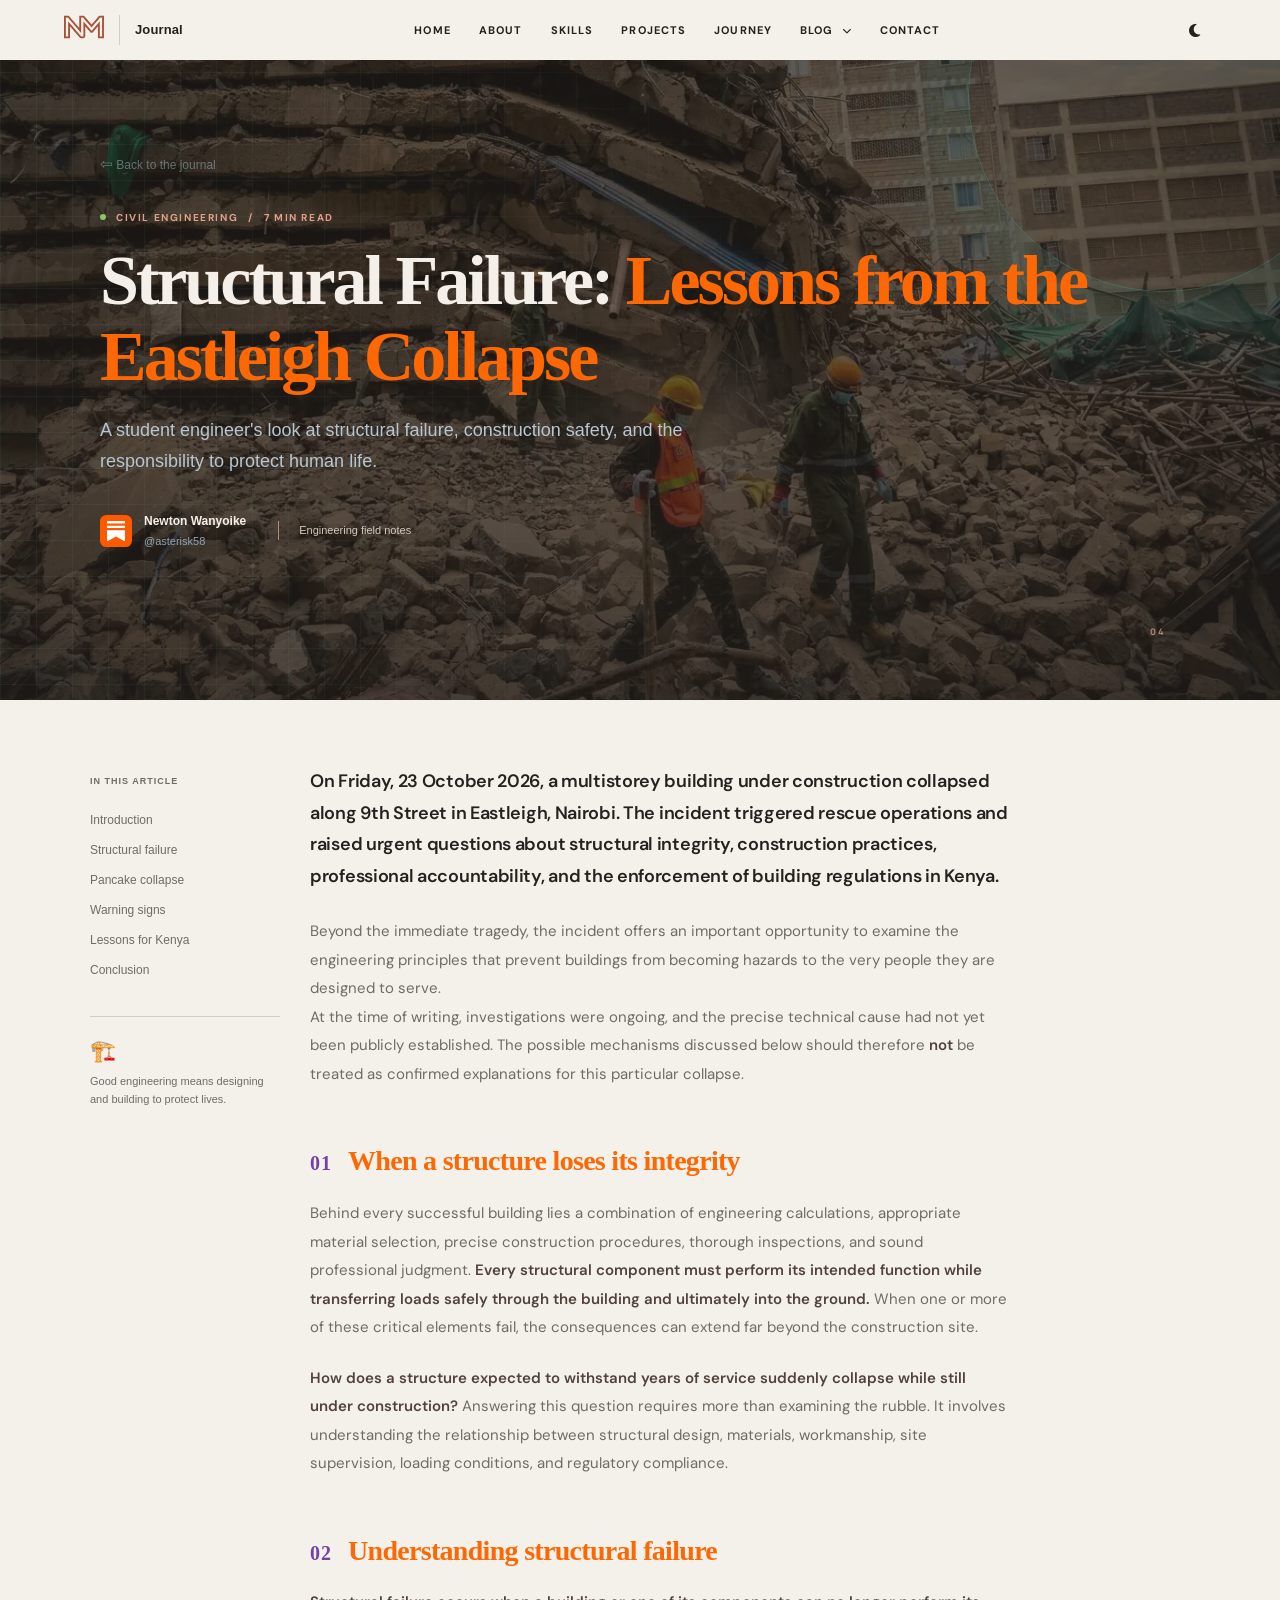
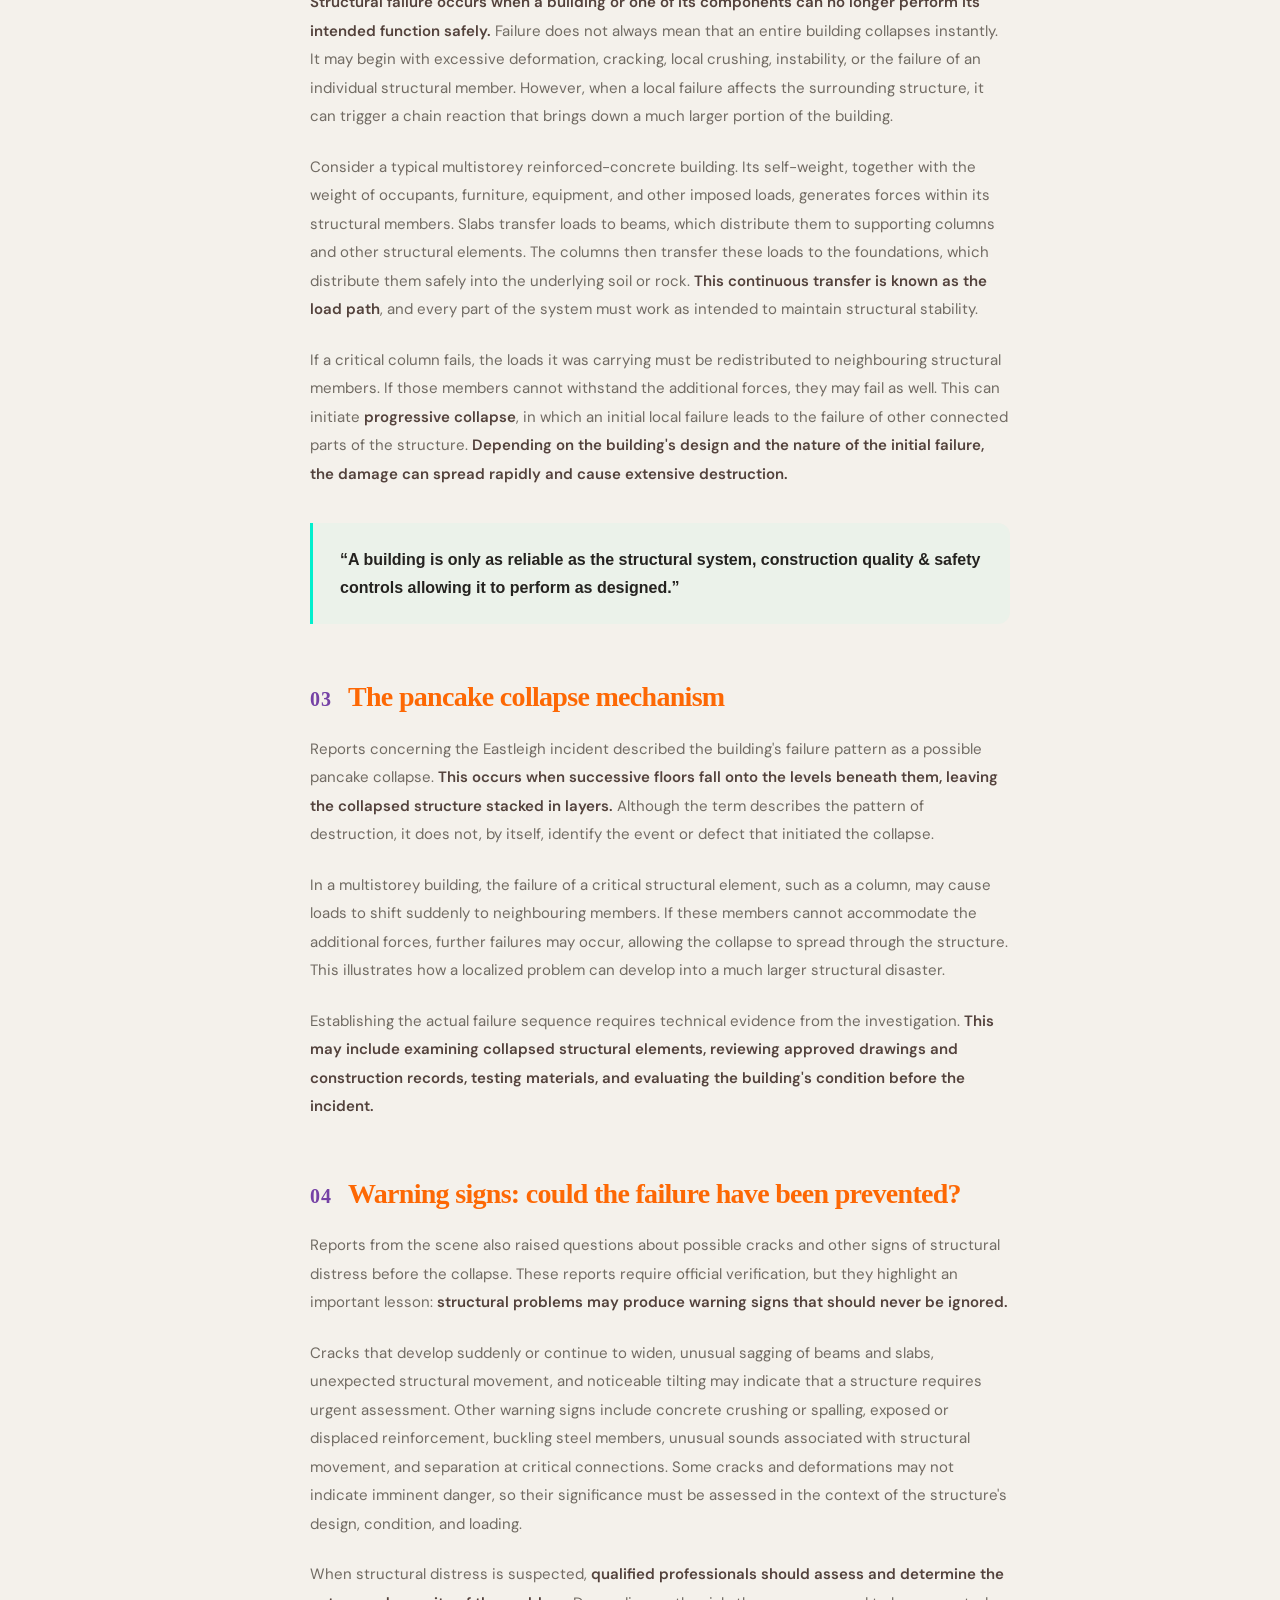
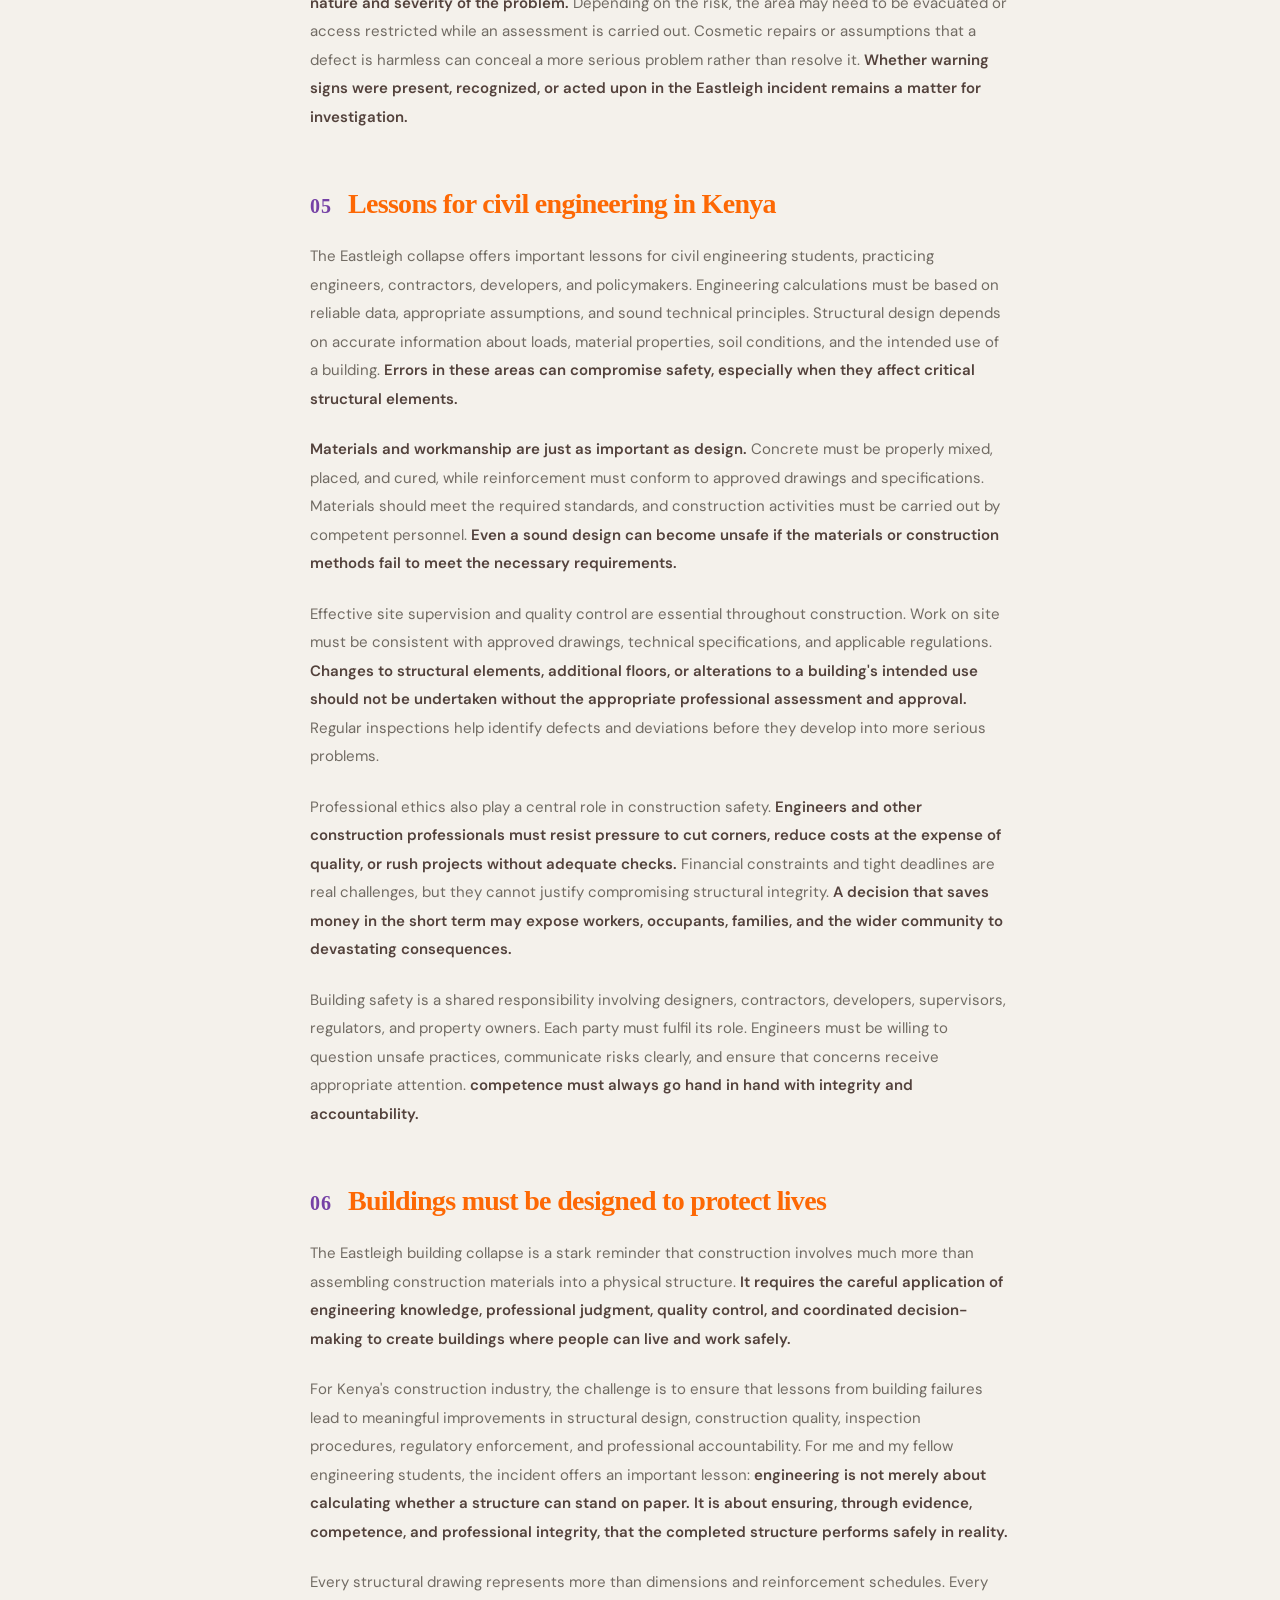
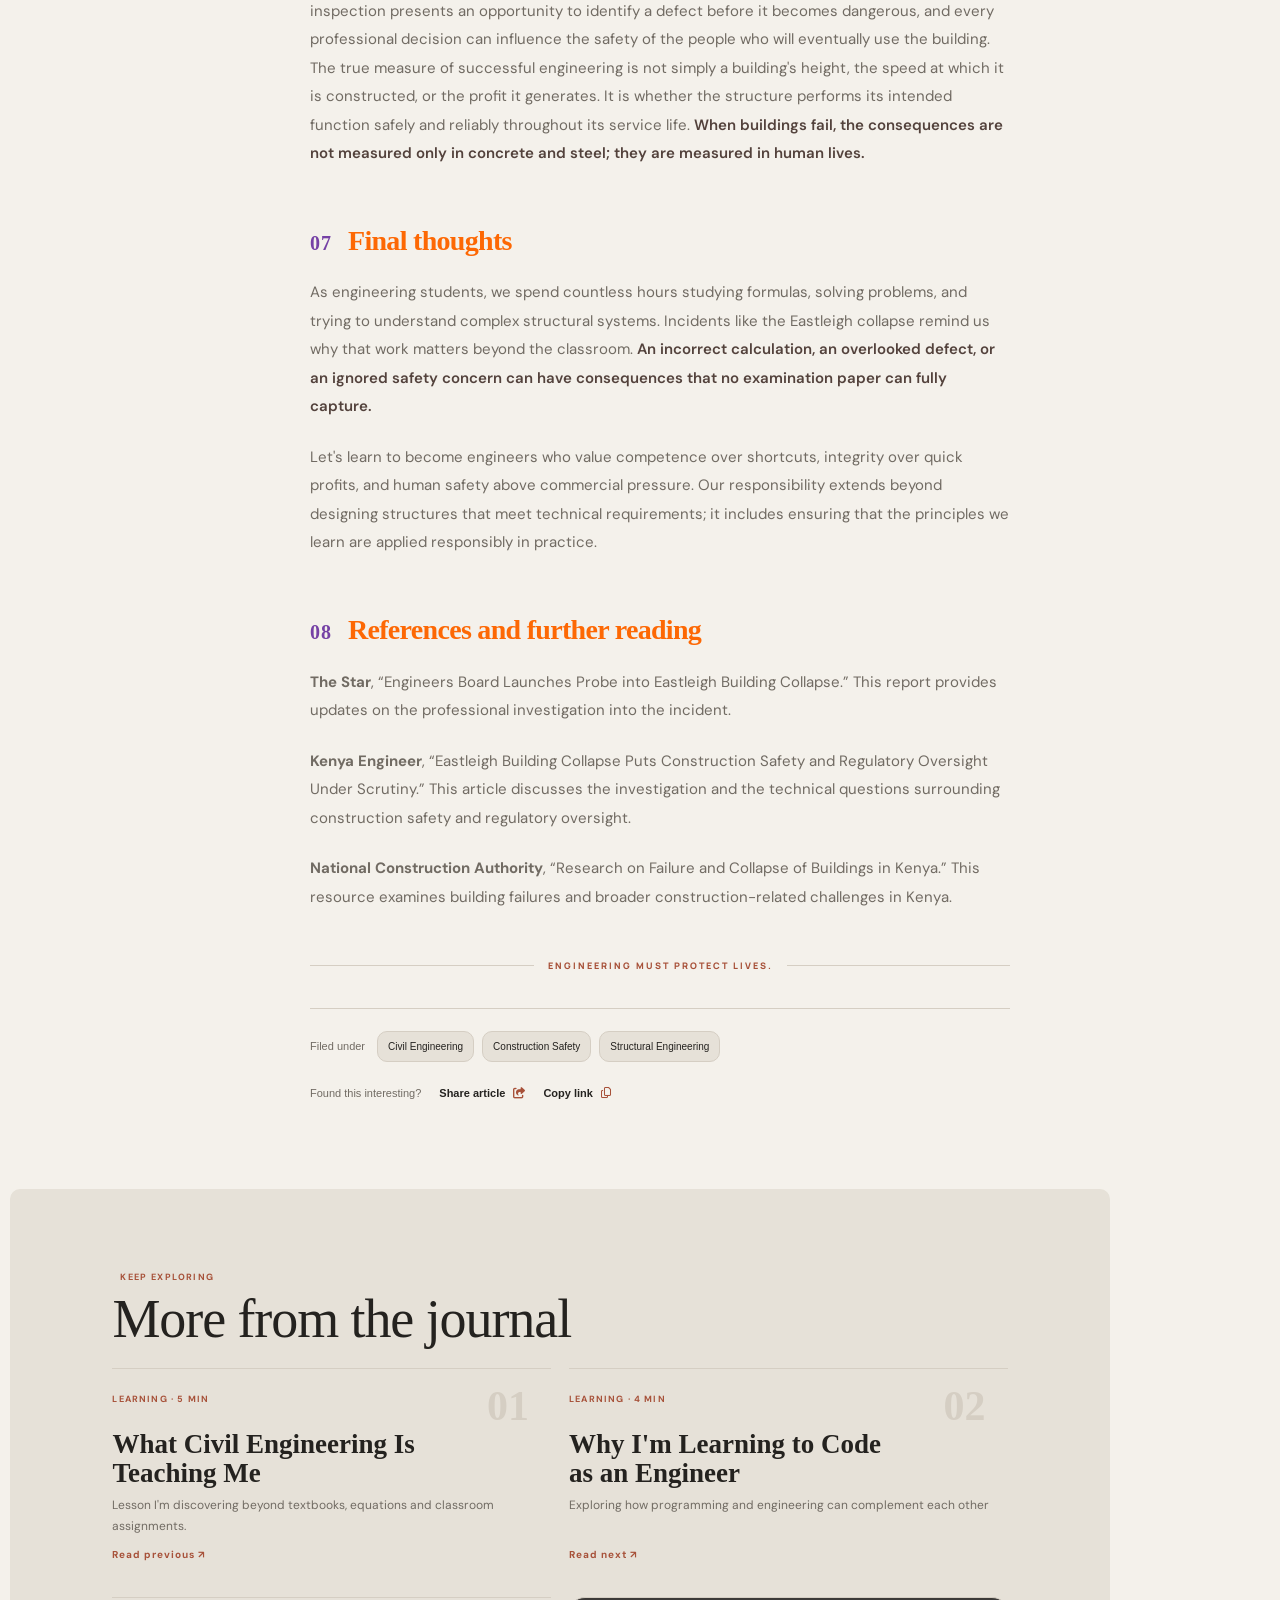
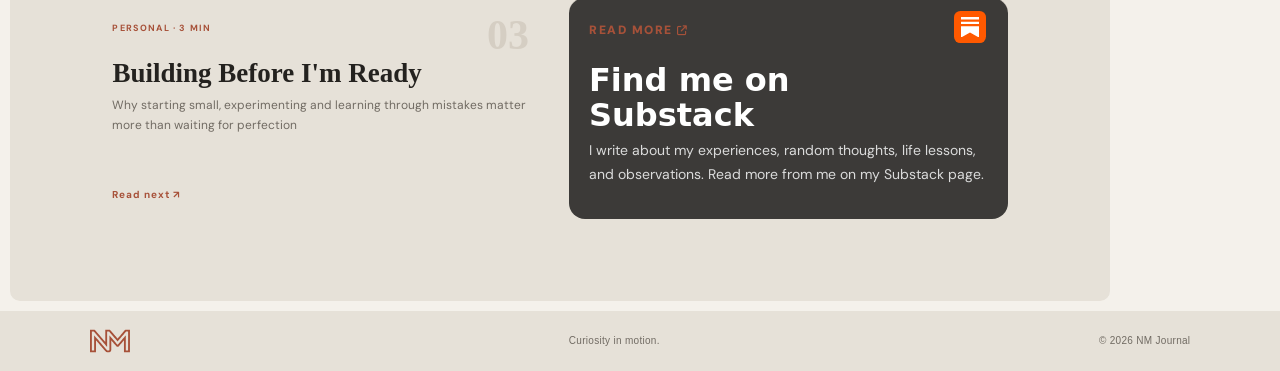
<file: eastleigh-building-collapse.html>
<!doctype html>
<html lang="en">
  <head>
    <meta charset="UTF-8" />
    <meta name="viewport" content="width=device-width, initial-scale=1.0" />
    <meta
      name="description"
      content="How does a structure expected to withstand years of service suddenly collapse while still under construction? A civil engineering student examines the possible causes of the Eastleigh building collapse and the lessons it offers for construction safety in Kenya."
    />
    <link
      rel="canonical"
      href="https://my-engineering-journey.asterisk58.workers.dev/eastleigh-building-collapse.html"
    />
    <meta property="og:type" content="article" />
    <meta
      property="og:url"
      content="https://my-engineering-journey.asterisk58.workers.dev/eastleigh-building-collapse.html"
    />
    <meta property="og:site_name" content="NM Journal" />
    <meta
      property="og:title"
      content="Structural Failure: Lessons from the Eastleigh Collapse | NM Journal"
    />
    <meta
      property="og:description"
      content="How does a structure expected to withstand years of service suddenly collapse while still under construction? A civil engineering student examines the possible causes of the Eastleigh building collapse and the lessons it offers for construction safety in Kenya."
    />
    <meta
      property="og:image"
      content="https://my-engineering-journey.asterisk58.workers.dev/images/eastleigh.jpeg"
    />
    <meta
      property="og:image:alt"
      content="eastleigh building collapse article preview"
    />
    <meta property="og:image:type" content="image/jpeg" />
    <meta property="og:image:width" content="1200" />
    <meta property="og:image:height" content="630" />
    <meta name="twitter:card" content="summary_large_image" />
    <meta
      name="twitter:title"
      content="Structural Failure: Lessons from the Eastleigh Collapse | NM Journal"
    />
    <meta
      name="twitter:description"
      content="How does a structure expected to withstand years of service suddenly collapse while still under construction? A civil engineering student examines the possible causes of the Eastleigh building collapse and the lessons it offers for construction safety in Kenya."
    />
    <meta
      name="twitter:image"
      content="https://my-engineering-journey.asterisk58.workers.dev/images/eastleigh.jpeg"
    />
    <meta
      name="twitter:image:alt"
      content="eastleigh building collapse article preview"
    />
    <title>
      Structural Failure: Lessons from the Eastleigh Collapse | NM Journal
    </title>
    <link rel="preconnect" href="https://fonts.googleapis.com" />
    <link rel="preconnect" href="https://fonts.gstatic.com" crossorigin />
    <link
      href="https://fonts.googleapis.com/css2?family=DM+Sans:wght@400;500;600;700&family=Manrope:wght@400;500;600;700;800&display=swap"
      rel="stylesheet"
    />
    <link
      rel="stylesheet"
      href="https://cdnjs.cloudflare.com/ajax/libs/font-awesome/6.5.2/css/all.min.css"
      referrerpolicy="no-referrer"
    />
    <link rel="stylesheet" href="article.css" />
    <script src="article.js" defer></script>
  </head>
  <body id="top">
    <div class="reading-progress" aria-hidden="true">
      <span id="progressBar"></span>
    </div>

    <header class="navbar">
      <div class="logo-area">
        <div class="logo" href="#home" aria-label="Home">
          <span
            ><svg width="40" height="40" viewBox="0 0 1307 1307">
              <path
                fill="currentColor"
                d="M 0.0,285.0 L 1.0,1023.0 L 195.0,1023.0 L 196.0,644.0 L 198.0,637.0 L 225.0,664.0 L 229.0,671.0 L 295.0,745.0 L 308.0,762.0 L 326.0,781.0 L 326.0,783.0 L 360.0,822.0 L 365.0,826.0 L 364.0,827.0 L 391.0,856.0 L 402.0,871.0 L 413.0,882.0 L 442.0,917.0 L 444.0,917.0 L 444.0,919.0 L 457.0,935.0 L 460.0,936.0 L 460.0,938.0 L 514.0,999.0 L 516.0,999.0 L 522.0,1006.0 L 529.0,1009.0 L 537.0,1015.0 L 555.0,1021.0 L 577.0,1024.0 L 620.0,1023.0 L 624.0,1021.0 L 633.0,1020.0 L 652.0,1013.0 L 661.0,1008.0 L 676.0,995.0 L 682.0,987.0 L 691.0,967.0 L 695.0,947.0 L 695.0,645.0 L 696.0,640.0 L 698.0,638.0 L 710.0,649.0 L 709.0,650.0 L 765.0,713.0 L 765.0,715.0 L 802.0,756.0 L 821.0,780.0 L 869.0,835.0 L 878.0,840.0 L 882.0,839.0 L 887.0,842.0 L 905.0,843.0 L 928.0,839.0 L 942.0,827.0 L 973.0,790.0 L 972.0,789.0 L 974.0,787.0 L 975.0,788.0 L 974.0,787.0 L 984.0,777.0 L 988.0,770.0 L 992.0,768.0 L 1004.0,752.0 L 1009.0,748.0 L 1062.0,685.0 L 1074.0,673.0 L 1082.0,663.0 L 1084.0,658.0 L 1086.0,658.0 L 1094.0,648.0 L 1105.0,637.0 L 1107.0,637.0 L 1109.0,641.0 L 1110.0,1023.0 L 1303.0,1024.0 L 1305.0,1022.0 L 1306.0,304.0 L 1304.0,283.0 L 1171.0,282.0 L 1155.0,285.0 L 1145.0,291.0 L 1133.0,303.0 L 1125.0,314.0 L 1085.0,359.0 L 1084.0,362.0 L 1065.0,382.0 L 1047.0,405.0 L 1043.0,408.0 L 1016.0,440.0 L 1017.0,441.0 L 1007.0,450.0 L 1005.0,454.0 L 941.0,527.0 L 941.0,529.0 L 936.0,533.0 L 909.0,566.0 L 902.0,572.0 L 899.0,571.0 L 889.0,561.0 L 870.0,537.0 L 866.0,535.0 L 865.0,532.0 L 860.0,528.0 L 860.0,526.0 L 838.0,500.0 L 817.0,478.0 L 818.0,477.0 L 791.0,447.0 L 773.0,424.0 L 765.0,417.0 L 761.0,410.0 L 730.0,374.0 L 723.0,368.0 L 722.0,365.0 L 712.0,355.0 L 703.0,343.0 L 701.0,343.0 L 701.0,340.0 L 657.0,290.0 L 648.0,285.0 L 634.0,282.0 L 504.0,283.0 L 499.0,288.0 L 499.0,671.0 L 498.0,678.0 L 496.0,680.0 L 487.0,672.0 L 479.0,662.0 L 477.0,662.0 L 477.0,660.0 L 468.0,648.0 L 464.0,646.0 L 465.0,645.0 L 460.0,641.0 L 460.0,639.0 L 441.0,620.0 L 441.0,618.0 L 424.0,599.0 L 423.0,596.0 L 411.0,582.0 L 400.0,572.0 L 400.0,570.0 L 385.0,552.0 L 381.0,550.0 L 381.0,548.0 L 358.0,520.0 L 354.0,518.0 L 351.0,512.0 L 350.0,513.0 L 348.0,509.0 L 343.0,506.0 L 343.0,503.0 L 321.0,477.0 L 313.0,471.0 L 313.0,468.0 L 300.0,455.0 L 300.0,453.0 L 296.0,450.0 L 296.0,448.0 L 275.0,425.0 L 268.0,415.0 L 258.0,406.0 L 258.0,404.0 L 255.0,401.0 L 253.0,401.0 L 252.0,397.0 L 210.0,348.0 L 204.0,343.0 L 204.0,341.0 L 200.0,338.0 L 177.0,309.0 L 159.0,290.0 L 158.0,291.0 L 153.0,286.0 L 144.0,283.0 L 134.0,282.0 L 12.0,282.0 L 12.0,284.0 L 2.0,283.0 Z M 61.0,346.0 L 66.0,343.0 L 114.0,343.0 L 123.0,344.0 L 130.0,349.0 L 132.0,353.0 L 138.0,360.0 L 140.0,360.0 L 140.0,362.0 L 173.0,401.0 L 205.0,436.0 L 213.0,447.0 L 220.0,453.0 L 220.0,455.0 L 228.0,463.0 L 230.0,467.0 L 251.0,489.0 L 250.0,490.0 L 273.0,515.0 L 274.0,518.0 L 295.0,541.0 L 309.0,559.0 L 316.0,565.0 L 316.0,567.0 L 341.0,596.0 L 348.0,601.0 L 347.0,603.0 L 388.0,649.0 L 426.0,695.0 L 442.0,712.0 L 444.0,712.0 L 445.0,717.0 L 471.0,745.0 L 471.0,747.0 L 493.0,771.0 L 495.0,775.0 L 536.0,823.0 L 541.0,826.0 L 540.0,827.0 L 542.0,830.0 L 544.0,830.0 L 544.0,832.0 L 554.0,843.0 L 557.0,842.0 L 557.0,844.0 L 560.0,838.0 L 560.0,346.0 L 562.0,344.0 L 617.0,343.0 L 624.0,346.0 L 636.0,358.0 L 643.0,369.0 L 650.0,376.0 L 653.0,377.0 L 653.0,380.0 L 684.0,416.0 L 689.0,420.0 L 690.0,423.0 L 711.0,446.0 L 713.0,450.0 L 720.0,456.0 L 720.0,458.0 L 745.0,487.0 L 748.0,488.0 L 748.0,490.0 L 759.0,501.0 L 759.0,503.0 L 809.0,561.0 L 813.0,564.0 L 821.0,575.0 L 828.0,581.0 L 828.0,583.0 L 853.0,611.0 L 856.0,612.0 L 856.0,615.0 L 900.0,666.0 L 907.0,663.0 L 909.0,658.0 L 912.0,657.0 L 957.0,604.0 L 961.0,597.0 L 970.0,589.0 L 972.0,584.0 L 975.0,583.0 L 987.0,569.0 L 990.0,564.0 L 991.0,565.0 L 1000.0,554.0 L 1000.0,552.0 L 1003.0,551.0 L 1010.0,541.0 L 1036.0,512.0 L 1036.0,510.0 L 1053.0,492.0 L 1054.0,489.0 L 1068.0,475.0 L 1068.0,473.0 L 1072.0,470.0 L 1127.0,406.0 L 1127.0,404.0 L 1154.0,375.0 L 1155.0,372.0 L 1164.0,363.0 L 1164.0,360.0 L 1170.0,356.0 L 1173.0,350.0 L 1180.0,344.0 L 1184.0,343.0 L 1242.0,344.0 L 1244.0,346.0 L 1245.0,447.0 L 1244.0,960.0 L 1241.0,963.0 L 1237.0,964.0 L 1174.0,963.0 L 1170.0,960.0 L 1170.0,474.0 L 1166.0,471.0 L 1164.0,473.0 L 1165.0,475.0 L 1159.0,479.0 L 1132.0,510.0 L 1132.0,512.0 L 1128.0,514.0 L 1126.0,519.0 L 1071.0,581.0 L 1072.0,582.0 L 1061.0,592.0 L 1053.0,602.0 L 1053.0,604.0 L 1032.0,626.0 L 927.0,749.0 L 925.0,753.0 L 902.0,777.0 L 897.0,775.0 L 891.0,768.0 L 889.0,768.0 L 887.0,763.0 L 881.0,758.0 L 882.0,757.0 L 868.0,740.0 L 859.0,732.0 L 856.0,726.0 L 849.0,720.0 L 850.0,719.0 L 828.0,695.0 L 828.0,693.0 L 816.0,679.0 L 813.0,678.0 L 814.0,677.0 L 796.0,656.0 L 793.0,655.0 L 790.0,649.0 L 779.0,638.0 L 780.0,637.0 L 748.0,602.0 L 748.0,600.0 L 739.0,593.0 L 740.0,591.0 L 731.0,580.0 L 717.0,566.0 L 716.0,563.0 L 700.0,544.0 L 696.0,542.0 L 695.0,538.0 L 680.0,523.0 L 681.0,522.0 L 652.0,488.0 L 648.0,486.0 L 648.0,484.0 L 638.0,472.0 L 635.0,472.0 L 634.0,941.0 L 629.0,955.0 L 619.0,963.0 L 617.0,962.0 L 576.0,964.0 L 565.0,961.0 L 550.0,951.0 L 551.0,950.0 L 536.0,932.0 L 525.0,922.0 L 512.0,904.0 L 509.0,903.0 L 509.0,901.0 L 501.0,892.0 L 499.0,893.0 L 497.0,891.0 L 498.0,888.0 L 473.0,861.0 L 462.0,846.0 L 460.0,846.0 L 459.0,843.0 L 458.0,844.0 L 456.0,842.0 L 454.0,837.0 L 428.0,807.0 L 425.0,806.0 L 422.0,800.0 L 412.0,790.0 L 412.0,788.0 L 401.0,775.0 L 392.0,767.0 L 391.0,764.0 L 380.0,753.0 L 369.0,738.0 L 361.0,731.0 L 362.0,730.0 L 322.0,684.0 L 316.0,679.0 L 314.0,674.0 L 305.0,666.0 L 305.0,664.0 L 284.0,641.0 L 257.0,608.0 L 254.0,605.0 L 252.0,605.0 L 250.0,600.0 L 247.0,598.0 L 240.0,588.0 L 238.0,588.0 L 238.0,586.0 L 237.0,587.0 L 236.0,584.0 L 232.0,582.0 L 233.0,581.0 L 208.0,552.0 L 204.0,550.0 L 205.0,548.0 L 200.0,544.0 L 196.0,537.0 L 190.0,531.0 L 188.0,531.0 L 188.0,528.0 L 179.0,519.0 L 177.0,515.0 L 172.0,511.0 L 146.0,479.0 L 140.0,475.0 L 140.0,472.0 L 138.0,472.0 L 135.0,476.0 L 135.0,960.0 L 132.0,963.0 L 63.0,963.0 L 61.0,961.0 Z"
              />
            </svg>
          </span>
        </div>
        <div class="logo-divider"></div>
        <div class="name">Journal</div>
      </div>

      <nav class="nav-links" id="navLinks">
        <a href="index.html#home">Home</a>
        <a href="index.html#about">About</a>
        <a href="index.html#skills">Skills</a>
        <a href="index.html#projects">Projects</a>
        <a href="index.html#journey">Journey</a>
        <div class="nav-dropdown" id="blogNavDropdown">
          <a
            href="#blog"
            class="nav-dropdown-trigger"
            aria-haspopup="true"
            aria-expanded="false"
          >
            Blog <i class="fa-solid fa-chevron-down" aria-hidden="true"></i>
          </a>
          <div class="nav-dropdown-menu" aria-label="Blog articles">
            <a href="civil-engineering-lessons.html"
              >What Civil Engineering Is Teaching Me</a
            >
            <a href="learning-to-code.html"
              >Why I'm Learning to Code as an Engineer</a
            >
            <a href="building-before-im-ready.html"
              >Building Before I'm Ready</a
            >
          </div>
        </div>
        <a href="index.html#contacts">Contact</a>
      </nav>

      <div class="nav-actions">
        <button
          class="theme-toggle"
          id="themeToggle"
          type="button"
          aria-label="Switch to dark mode"
          title="Switch to dark mode"
        >
          <i class="fa-solid fa-moon" aria-hidden="true"></i>
        </button>
        <button
          class="menu-toggle"
          id="menuToggle"
          type="button"
          aria-label="Open navigation menu"
          aria-expanded="false"
          aria-controls="navLinks"
        >
          <i class="fa-solid fa-bars"></i>
        </button>
      </div>
    </header>

    <main>
      <section class="article-hero eastleigh-collapse-hero">
        <div class="hero-grid"></div>
        <div class="hero-content">
          <a class="back-link" href="index.html#blog"
            ><span>⇦</span> Back to the journal</a
          >
          <div class="eyebrow">
            <span class="eyebrow-dot"></span> CIVIL ENGINEERING
            <span class="eyebrow-separator">/</span> 7 MIN READ
          </div>
          <h1>
            Structural Failure: <em>Lessons from the Eastleigh Collapse</em>
          </h1>
          <p class="hero-subtitle">
            A student engineer's look at structural failure, construction
            safety, and the responsibility to protect human life.
          </p>
          <div class="author-row">
            <a
              class="avatar substack-avatar"
              href="https://substack.com/@asterisk58"
              target="_blank"
              rel="noopener noreferrer"
              aria-label="Read my articles on Substack"
              title="Find me on Substack"
            >
              <svg xmlns="http://www.w3.org/2000/svg" viewBox="0 0 448 512">
                <path
                  fill="currentColor"
                  d="M448 512L224 386.4 0 512 0 230.7 448 230.7 448 512zm0-336.2l-448 0 0-60.5 448 0 0 60.5zM448 0L448 60.5 0 60.5 0 0 448 0z"
                />
              </svg>
            </a>

            <div>
              <strong>Newton Wanyoike</strong><small>@asterisk58</small>
            </div>
            <span class="hero-date">Engineering field notes</span>
          </div>
        </div>
        <div class="hero-stamp" aria-hidden="true">04</div>
      </section>

      <div class="article-layout">
        <aside class="article-aside">
          <span class="aside-label">IN THIS ARTICLE</span>
          <a href="#introduction">Introduction</a>
          <a href="#structural-failure">Structural failure</a>
          <a href="#pancake-collapse">Pancake collapse</a>
          <a href="#warning-signs">Warning signs</a>
          <a href="#lessons">Lessons for Kenya</a>
          <a href="#conclusion">Conclusion</a>
          <div class="aside-note">
            <span class="note-icon">🏗️</span>
            <p>
              Good engineering means designing and building to protect lives.
            </p>
          </div>
        </aside>

        <article class="article-body">
          <p class="article-lead">
            On Friday, 23 October 2026, a multistorey building under
            construction collapsed along 9th Street in Eastleigh, Nairobi. The
            incident triggered rescue operations and raised urgent questions
            about structural integrity, construction practices, professional
            accountability, and the enforcement of building regulations in
            Kenya.
          </p>
          <p>
            Beyond the immediate tragedy, the incident offers an important
            opportunity to examine the engineering principles that prevent
            buildings from becoming hazards to the very people they are designed
            to serve.<br />
            At the time of writing, investigations were ongoing, and the precise
            technical cause had not yet been publicly established. The possible
            mechanisms discussed below should therefore <em>not</em> be treated
            as confirmed explanations for this particular collapse.
          </p>

          <h2 id="introduction">
            <span>01</span> When a structure loses its integrity
          </h2>
          <p>
            Behind every successful building lies a combination of engineering
            calculations, appropriate material selection, precise construction
            procedures, thorough inspections, and sound professional judgment.
            <em
              >Every structural component must perform its intended function
              while transferring loads safely through the building and
              ultimately into the ground.</em
            >
            When one or more of these critical elements fail, the consequences
            can extend far beyond the construction site.
          </p>
          <p>
            <em
              >How does a structure expected to withstand years of service
              suddenly collapse while still under construction?</em
            >
            Answering this question requires more than examining the rubble. It
            involves understanding the relationship between structural design,
            materials, workmanship, site supervision, loading conditions, and
            regulatory compliance.
          </p>

          <h2 id="structural-failure">
            <span>02</span> Understanding structural failure
          </h2>
          <p>
            <em
              >Structural failure occurs when a building or one of its
              components can no longer perform its intended function safely.</em
            >
            Failure does not always mean that an entire building collapses
            instantly. It may begin with excessive deformation, cracking, local
            crushing, instability, or the failure of an individual structural
            member. However, when a local failure affects the surrounding
            structure, it can trigger a chain reaction that brings down a much
            larger portion of the building.
          </p>
          <p>
            Consider a typical multistorey reinforced-concrete building. Its
            self-weight, together with the weight of occupants, furniture,
            equipment, and other imposed loads, generates forces within its
            structural members. Slabs transfer loads to beams, which distribute
            them to supporting columns and other structural elements. The
            columns then transfer these loads to the foundations, which
            distribute them safely into the underlying soil or rock.<em>
              This continuous transfer is known as the load path</em
            >, and every part of the system must work as intended to maintain
            structural stability.
          </p>
          <p>
            If a critical column fails, the loads it was carrying must be
            redistributed to neighbouring structural members. If those members
            cannot withstand the additional forces, they may fail as well. This
            can initiate <em>progressive collapse</em>, in which an initial
            local failure leads to the failure of other connected parts of the
            structure.
            <em
              >Depending on the building's design and the nature of the initial
              failure, the damage can spread rapidly and cause extensive
              destruction.</em
            >
          </p>
          <blockquote>
            “A building is only as reliable as the structural system,
            construction quality & safety controls allowing it to perform as
            designed.”
          </blockquote>

          <h2 id="pancake-collapse">
            <span>03</span> The pancake collapse mechanism
          </h2>
          <p>
            Reports concerning the Eastleigh incident described the building's
            failure pattern as a possible pancake collapse.
            <em
              >This occurs when successive floors fall onto the levels beneath
              them, leaving the collapsed structure stacked in layers.</em
            >
            Although the term describes the pattern of destruction, it does not,
            by itself, identify the event or defect that initiated the collapse.
          </p>
          <p>
            In a multistorey building, the failure of a critical structural
            element, such as a column, may cause loads to shift suddenly to
            neighbouring members. If these members cannot accommodate the
            additional forces, further failures may occur, allowing the collapse
            to spread through the structure. This illustrates how a localized
            problem can develop into a much larger structural disaster.
          </p>
          <p>
            Establishing the actual failure sequence requires technical evidence
            from the investigation.
            <em
              >This may include examining collapsed structural elements,
              reviewing approved drawings and construction records, testing
              materials, and evaluating the building's condition before the
              incident.</em
            >
          </p>

          <h2 id="warning-signs">
            <span>04</span> Warning signs: could the failure have been
            prevented?
          </h2>
          <p>
            Reports from the scene also raised questions about possible cracks
            and other signs of structural distress before the collapse. These
            reports require official verification, but they highlight an
            important lesson:
            <em
              >structural problems may produce warning signs that should never
              be ignored.</em
            >
          </p>
          <p>
            Cracks that develop suddenly or continue to widen, unusual sagging
            of beams and slabs, unexpected structural movement, and noticeable
            tilting may indicate that a structure requires urgent assessment.
            Other warning signs include concrete crushing or spalling, exposed
            or displaced reinforcement, buckling steel members, unusual sounds
            associated with structural movement, and separation at critical
            connections. Some cracks and deformations may not indicate imminent
            danger, so their significance must be assessed in the context of the
            structure's design, condition, and loading.
          </p>
          <p>
            When structural distress is suspected,
            <em
              >qualified professionals should assess and determine the nature
              and severity of the problem.</em
            >
            Depending on the risk, the area may need to be evacuated or access
            restricted while an assessment is carried out. Cosmetic repairs or
            assumptions that a defect is harmless can conceal a more serious
            problem rather than resolve it.
            <em
              >Whether warning signs were present, recognized, or acted upon in
              the Eastleigh incident remains a matter for investigation.</em
            >
          </p>

          <h2 id="lessons">
            <span>05</span> Lessons for civil engineering in Kenya
          </h2>
          <p>
            The Eastleigh collapse offers important lessons for civil
            engineering students, practicing engineers, contractors, developers,
            and policymakers. Engineering calculations must be based on reliable
            data, appropriate assumptions, and sound technical principles.
            Structural design depends on accurate information about loads,
            material properties, soil conditions, and the intended use of a
            building.
            <em
              >Errors in these areas can compromise safety, especially when they
              affect critical structural elements.
            </em>
          </p>
          <p>
            <em>Materials and workmanship are just as important as design.</em>
            Concrete must be properly mixed, placed, and cured, while
            reinforcement must conform to approved drawings and specifications.
            Materials should meet the required standards, and construction
            activities must be carried out by competent personnel.
            <em
              >Even a sound design can become unsafe if the materials or
              construction methods fail to meet the necessary requirements.</em
            >
          </p>
          <p>
            Effective site supervision and quality control are essential
            throughout construction. Work on site must be consistent with
            approved drawings, technical specifications, and applicable
            regulations.
            <em
              >Changes to structural elements, additional floors, or alterations
              to a building's intended use should not be undertaken without the
              appropriate professional assessment and approval.</em
            >
            Regular inspections help identify defects and deviations before they
            develop into more serious problems.
          </p>
          <p>
            Professional ethics also play a central role in construction safety.
            <em
              >Engineers and other construction professionals must resist
              pressure to cut corners, reduce costs at the expense of quality,
              or rush projects without adequate checks.</em
            >

            Financial constraints and tight deadlines are real challenges, but
            they cannot justify compromising structural integrity.<em>
              A decision that saves money in the short term may expose workers,
              occupants, families, and the wider community to devastating
              consequences.</em
            >
          </p>
          <p>
            Building safety is a shared responsibility involving designers,
            contractors, developers, supervisors, regulators, and property
            owners. Each party must fulfil its role. Engineers must be willing
            to question unsafe practices, communicate risks clearly, and ensure
            that concerns receive appropriate attention.
            <em
              >competence must always go hand in hand with integrity and
              accountability.</em
            >
          </p>

          <h2 id="conclusion">
            <span>06</span> Buildings must be designed to protect lives
          </h2>
          <p>
            The Eastleigh building collapse is a stark reminder that
            construction involves much more than assembling construction
            materials into a physical structure.
            <em
              >It requires the careful application of engineering knowledge,
              professional judgment, quality control, and coordinated
              decision-making to create buildings where people can live and work
              safely.</em
            >
          </p>
          <p>
            For Kenya's construction industry, the challenge is to ensure that
            lessons from building failures lead to meaningful improvements in
            structural design, construction quality, inspection procedures,
            regulatory enforcement, and professional accountability. For me and
            my fellow engineering students, the incident offers an important
            lesson:
            <em
              >engineering is not merely about calculating whether a structure
              can stand on paper. It is about ensuring, through evidence,
              competence, and professional integrity, that the completed
              structure performs safely in reality.</em
            >
          </p>
          <p>
            Every structural drawing represents more than dimensions and
            reinforcement schedules. Every inspection presents an opportunity to
            identify a defect before it becomes dangerous, and every
            professional decision can influence the safety of the people who
            will eventually use the building. The true measure of successful
            engineering is not simply a building's height, the speed at which it
            is constructed, or the profit it generates. It is whether the
            structure performs its intended function safely and reliably
            throughout its service life.
            <em
              >When buildings fail, the consequences are not measured only in
              concrete and steel; they are measured in human lives.</em
            >
          </p>

          <h2 id="final-thoughts"><span>07</span> Final thoughts</h2>
          <p>
            As engineering students, we spend countless hours studying formulas,
            solving problems, and trying to understand complex structural
            systems. Incidents like the Eastleigh collapse remind us why that
            work matters beyond the classroom.
            <em
              >An incorrect calculation, an overlooked defect, or an ignored
              safety concern can have consequences that no examination paper can
              fully capture.</em
            >
          </p>
          <p>
            Let's learn to become engineers who value competence over shortcuts,
            integrity over quick profits, and human safety above commercial
            pressure. Our responsibility extends beyond designing structures
            that meet technical requirements; it includes ensuring that the
            principles we learn are applied responsibly in practice.
          </p>

          <h2 id="references">
            <span>08</span> References and further reading
          </h2>
          <p>
            <strong>The Star</strong>, “Engineers Board Launches Probe into
            Eastleigh Building Collapse.” This report provides updates on the
            professional investigation into the incident.
          </p>
          <p>
            <strong>Kenya Engineer</strong>, “Eastleigh Building Collapse Puts
            Construction Safety and Regulatory Oversight Under Scrutiny.” This
            article discusses the investigation and the technical questions
            surrounding construction safety and regulatory oversight.
          </p>
          <p>
            <strong>National Construction Authority</strong>, “Research on
            Failure and Collapse of Buildings in Kenya.” This resource examines
            building failures and broader construction-related challenges in
            Kenya.
          </p>
          <!--p class="reference-note">
            <em>Editorial note:</em> Confirm the exact titles, publication
            dates, and URLs of these sources before publication. The cause of
            the Eastleigh collapse should not be presented as established fact
            while investigations remain ongoing.
          </p-->

          <div class="article-ending">
            <span class="ending-line"></span>
            <span>ENGINEERING MUST PROTECT LIVES.</span>
            <span class="ending-line"></span>
          </div>
          <div class="article-tags">
            <span>Filed under</span>
            <a href="#lessons">Civil Engineering</a>
            <a href="#warning-signs">Construction Safety</a>
            <a href="#structural-failure">Structural Engineering</a>
          </div>
          <div class="share-row">
            <span>Found this interesting?</span>
            <button class="text-button" data-share type="button">
              Share article <i class="fa-solid fa-share-square"></i>
            </button>
            <button class="text-button" data-copy type="button">
              Copy link <i class="fa-regular fa-copy"></i>
            </button>
          </div>
        </article>
      </div>

      <section class="next-reads">
        <div class="section-heading">
          <div>
            <span class="eyebrow">KEEP EXPLORING</span>
            <h2>More from the journal</h2>
          </div>
        </div>
        <div class="related-grid">
          <a class="related-card lessons" href="civil-engineering-lessons.html"
            ><span class="related-number">01</span
            ><span class="related-category">LEARNING · 5 MIN</span>
            <h3>What Civil Engineering Is Teaching Me</h3>
            <p>
              Lesson I'm discovering beyond textbooks, equations and classroom
              assignments.
            </p>
            <span class="related-link">Read previous ↗</span></a
          >
          <a class="related-card code" href="learning-to-code.html"
            ><span class="related-number">02</span
            ><span class="related-category">LEARNING · 4 MIN</span>
            <h3>Why I'm Learning to Code as an Engineer</h3>
            <p>
              Exploring how programming and engineering can complement each
              other
            </p>
            <span class="related-link">Read next ↗</span></a
          >
          <a class="related-card building" href="building-before-im-ready.html"
            ><span class="related-number">03</span
            ><span class="related-category">PERSONAL · 3 MIN</span>
            <h3>Building Before I'm Ready</h3>
            <p>
              Why starting small, experimenting and learning through mistakes
              matter more than waiting for perfection
            </p>
            <span class="related-link">Read next ↗</span></a
          >
          <a
            class="related-card substack"
            href="https://substack.com/@asterisk58"
          >
            <span class="related-number substack-avatar">
              <svg xmlns="http://www.w3.org/2000/svg" viewBox="0 0 448 512">
                <path
                  fill="currentColor"
                  d="M448 512L224 386.4 0 512 0 230.7 448 230.7 448 512zm0-336.2l-448 0 0-60.5 448 0 0 60.5zM448 0L448 60.5 0 60.5 0 0 448 0z"
                /></svg></span
            ><span class="related-category"
              >Read more<i
                class="fa-solid fa-arrow-up-right-from-square arrow"
              ></i
            ></span>
            <h3>Find me on Substack</h3>
            <p>
              I write about my experiences, random thoughts, life lessons, and
              observations. Read more from me on my Substack page.
            </p>
          </a>
        </div>
      </section>
    </main>
    <footer class="site-footer">
      <a class="footer-brand" href="index.html">
        <svg width="40" height="40" viewBox="0 0 1307 1307">
          <path
            fill="currentColor"
            d="M 0.0,285.0 L 1.0,1023.0 L 195.0,1023.0 L 196.0,644.0 L 198.0,637.0 L 225.0,664.0 L 229.0,671.0 L 295.0,745.0 L 308.0,762.0 L 326.0,781.0 L 326.0,783.0 L 360.0,822.0 L 365.0,826.0 L 364.0,827.0 L 391.0,856.0 L 402.0,871.0 L 413.0,882.0 L 442.0,917.0 L 444.0,917.0 L 444.0,919.0 L 457.0,935.0 L 460.0,936.0 L 460.0,938.0 L 514.0,999.0 L 516.0,999.0 L 522.0,1006.0 L 529.0,1009.0 L 537.0,1015.0 L 555.0,1021.0 L 577.0,1024.0 L 620.0,1023.0 L 624.0,1021.0 L 633.0,1020.0 L 652.0,1013.0 L 661.0,1008.0 L 676.0,995.0 L 682.0,987.0 L 691.0,967.0 L 695.0,947.0 L 695.0,645.0 L 696.0,640.0 L 698.0,638.0 L 710.0,649.0 L 709.0,650.0 L 765.0,713.0 L 765.0,715.0 L 802.0,756.0 L 821.0,780.0 L 869.0,835.0 L 878.0,840.0 L 882.0,839.0 L 887.0,842.0 L 905.0,843.0 L 928.0,839.0 L 942.0,827.0 L 973.0,790.0 L 972.0,789.0 L 974.0,787.0 L 975.0,788.0 L 974.0,787.0 L 984.0,777.0 L 988.0,770.0 L 992.0,768.0 L 1004.0,752.0 L 1009.0,748.0 L 1062.0,685.0 L 1074.0,673.0 L 1082.0,663.0 L 1084.0,658.0 L 1086.0,658.0 L 1094.0,648.0 L 1105.0,637.0 L 1107.0,637.0 L 1109.0,641.0 L 1110.0,1023.0 L 1303.0,1024.0 L 1305.0,1022.0 L 1306.0,304.0 L 1304.0,283.0 L 1171.0,282.0 L 1155.0,285.0 L 1145.0,291.0 L 1133.0,303.0 L 1125.0,314.0 L 1085.0,359.0 L 1084.0,362.0 L 1065.0,382.0 L 1047.0,405.0 L 1043.0,408.0 L 1016.0,440.0 L 1017.0,441.0 L 1007.0,450.0 L 1005.0,454.0 L 941.0,527.0 L 941.0,529.0 L 936.0,533.0 L 909.0,566.0 L 902.0,572.0 L 899.0,571.0 L 889.0,561.0 L 870.0,537.0 L 866.0,535.0 L 865.0,532.0 L 860.0,528.0 L 860.0,526.0 L 838.0,500.0 L 817.0,478.0 L 818.0,477.0 L 791.0,447.0 L 773.0,424.0 L 765.0,417.0 L 761.0,410.0 L 730.0,374.0 L 723.0,368.0 L 722.0,365.0 L 712.0,355.0 L 703.0,343.0 L 701.0,343.0 L 701.0,340.0 L 657.0,290.0 L 648.0,285.0 L 634.0,282.0 L 504.0,283.0 L 499.0,288.0 L 499.0,671.0 L 498.0,678.0 L 496.0,680.0 L 487.0,672.0 L 479.0,662.0 L 477.0,662.0 L 477.0,660.0 L 468.0,648.0 L 464.0,646.0 L 465.0,645.0 L 460.0,641.0 L 460.0,639.0 L 441.0,620.0 L 441.0,618.0 L 424.0,599.0 L 423.0,596.0 L 411.0,582.0 L 400.0,572.0 L 400.0,570.0 L 385.0,552.0 L 381.0,550.0 L 381.0,548.0 L 358.0,520.0 L 354.0,518.0 L 351.0,512.0 L 350.0,513.0 L 348.0,509.0 L 343.0,506.0 L 343.0,503.0 L 321.0,477.0 L 313.0,471.0 L 313.0,468.0 L 300.0,455.0 L 300.0,453.0 L 296.0,450.0 L 296.0,448.0 L 275.0,425.0 L 268.0,415.0 L 258.0,406.0 L 258.0,404.0 L 255.0,401.0 L 253.0,401.0 L 252.0,397.0 L 210.0,348.0 L 204.0,343.0 L 204.0,341.0 L 200.0,338.0 L 177.0,309.0 L 159.0,290.0 L 158.0,291.0 L 153.0,286.0 L 144.0,283.0 L 134.0,282.0 L 12.0,282.0 L 12.0,284.0 L 2.0,283.0 Z M 61.0,346.0 L 66.0,343.0 L 114.0,343.0 L 123.0,344.0 L 130.0,349.0 L 132.0,353.0 L 138.0,360.0 L 140.0,360.0 L 140.0,362.0 L 173.0,401.0 L 205.0,436.0 L 213.0,447.0 L 220.0,453.0 L 220.0,455.0 L 228.0,463.0 L 230.0,467.0 L 251.0,489.0 L 250.0,490.0 L 273.0,515.0 L 274.0,518.0 L 295.0,541.0 L 309.0,559.0 L 316.0,565.0 L 316.0,567.0 L 341.0,596.0 L 348.0,601.0 L 347.0,603.0 L 388.0,649.0 L 426.0,695.0 L 442.0,712.0 L 444.0,712.0 L 445.0,717.0 L 471.0,745.0 L 471.0,747.0 L 493.0,771.0 L 495.0,775.0 L 536.0,823.0 L 541.0,826.0 L 540.0,827.0 L 542.0,830.0 L 544.0,830.0 L 544.0,832.0 L 554.0,843.0 L 557.0,842.0 L 557.0,844.0 L 560.0,838.0 L 560.0,346.0 L 562.0,344.0 L 617.0,343.0 L 624.0,346.0 L 636.0,358.0 L 643.0,369.0 L 650.0,376.0 L 653.0,377.0 L 653.0,380.0 L 684.0,416.0 L 689.0,420.0 L 690.0,423.0 L 711.0,446.0 L 713.0,450.0 L 720.0,456.0 L 720.0,458.0 L 745.0,487.0 L 748.0,488.0 L 748.0,490.0 L 759.0,501.0 L 759.0,503.0 L 809.0,561.0 L 813.0,564.0 L 821.0,575.0 L 828.0,581.0 L 828.0,583.0 L 853.0,611.0 L 856.0,612.0 L 856.0,615.0 L 900.0,666.0 L 907.0,663.0 L 909.0,658.0 L 912.0,657.0 L 957.0,604.0 L 961.0,597.0 L 970.0,589.0 L 972.0,584.0 L 975.0,583.0 L 987.0,569.0 L 990.0,564.0 L 991.0,565.0 L 1000.0,554.0 L 1000.0,552.0 L 1003.0,551.0 L 1010.0,541.0 L 1036.0,512.0 L 1036.0,510.0 L 1053.0,492.0 L 1054.0,489.0 L 1068.0,475.0 L 1068.0,473.0 L 1072.0,470.0 L 1127.0,406.0 L 1127.0,404.0 L 1154.0,375.0 L 1155.0,372.0 L 1164.0,363.0 L 1164.0,360.0 L 1170.0,356.0 L 1173.0,350.0 L 1180.0,344.0 L 1184.0,343.0 L 1242.0,344.0 L 1244.0,346.0 L 1245.0,447.0 L 1244.0,960.0 L 1241.0,963.0 L 1237.0,964.0 L 1174.0,963.0 L 1170.0,960.0 L 1170.0,474.0 L 1166.0,471.0 L 1164.0,473.0 L 1165.0,475.0 L 1159.0,479.0 L 1132.0,510.0 L 1132.0,512.0 L 1128.0,514.0 L 1126.0,519.0 L 1071.0,581.0 L 1072.0,582.0 L 1061.0,592.0 L 1053.0,602.0 L 1053.0,604.0 L 1032.0,626.0 L 927.0,749.0 L 925.0,753.0 L 902.0,777.0 L 897.0,775.0 L 891.0,768.0 L 889.0,768.0 L 887.0,763.0 L 881.0,758.0 L 882.0,757.0 L 868.0,740.0 L 859.0,732.0 L 856.0,726.0 L 849.0,720.0 L 850.0,719.0 L 828.0,695.0 L 828.0,693.0 L 816.0,679.0 L 813.0,678.0 L 814.0,677.0 L 796.0,656.0 L 793.0,655.0 L 790.0,649.0 L 779.0,638.0 L 780.0,637.0 L 748.0,602.0 L 748.0,600.0 L 739.0,593.0 L 740.0,591.0 L 731.0,580.0 L 717.0,566.0 L 716.0,563.0 L 700.0,544.0 L 696.0,542.0 L 695.0,538.0 L 680.0,523.0 L 681.0,522.0 L 652.0,488.0 L 648.0,486.0 L 648.0,484.0 L 638.0,472.0 L 635.0,472.0 L 634.0,941.0 L 629.0,955.0 L 619.0,963.0 L 617.0,962.0 L 576.0,964.0 L 565.0,961.0 L 550.0,951.0 L 551.0,950.0 L 536.0,932.0 L 525.0,922.0 L 512.0,904.0 L 509.0,903.0 L 509.0,901.0 L 501.0,892.0 L 499.0,893.0 L 497.0,891.0 L 498.0,888.0 L 473.0,861.0 L 462.0,846.0 L 460.0,846.0 L 459.0,843.0 L 458.0,844.0 L 456.0,842.0 L 454.0,837.0 L 428.0,807.0 L 425.0,806.0 L 422.0,800.0 L 412.0,790.0 L 412.0,788.0 L 401.0,775.0 L 392.0,767.0 L 391.0,764.0 L 380.0,753.0 L 369.0,738.0 L 361.0,731.0 L 362.0,730.0 L 322.0,684.0 L 316.0,679.0 L 314.0,674.0 L 305.0,666.0 L 305.0,664.0 L 284.0,641.0 L 257.0,608.0 L 254.0,605.0 L 252.0,605.0 L 250.0,600.0 L 247.0,598.0 L 240.0,588.0 L 238.0,588.0 L 238.0,586.0 L 237.0,587.0 L 236.0,584.0 L 232.0,582.0 L 233.0,581.0 L 208.0,552.0 L 204.0,550.0 L 205.0,548.0 L 200.0,544.0 L 196.0,537.0 L 190.0,531.0 L 188.0,531.0 L 188.0,528.0 L 179.0,519.0 L 177.0,515.0 L 172.0,511.0 L 146.0,479.0 L 140.0,475.0 L 140.0,472.0 L 138.0,472.0 L 135.0,476.0 L 135.0,960.0 L 132.0,963.0 L 63.0,963.0 L 61.0,961.0 Z"
          />
        </svg>
      </a>
      <p>Curiosity in motion.</p>
      <small>© <span data-year></span> NM Journal</small>
    </footer>
    <div class="toast" id="toast" role="status" aria-live="polite"></div>
    <script src="theme.js"></script>
  </body>
</html>
</file>
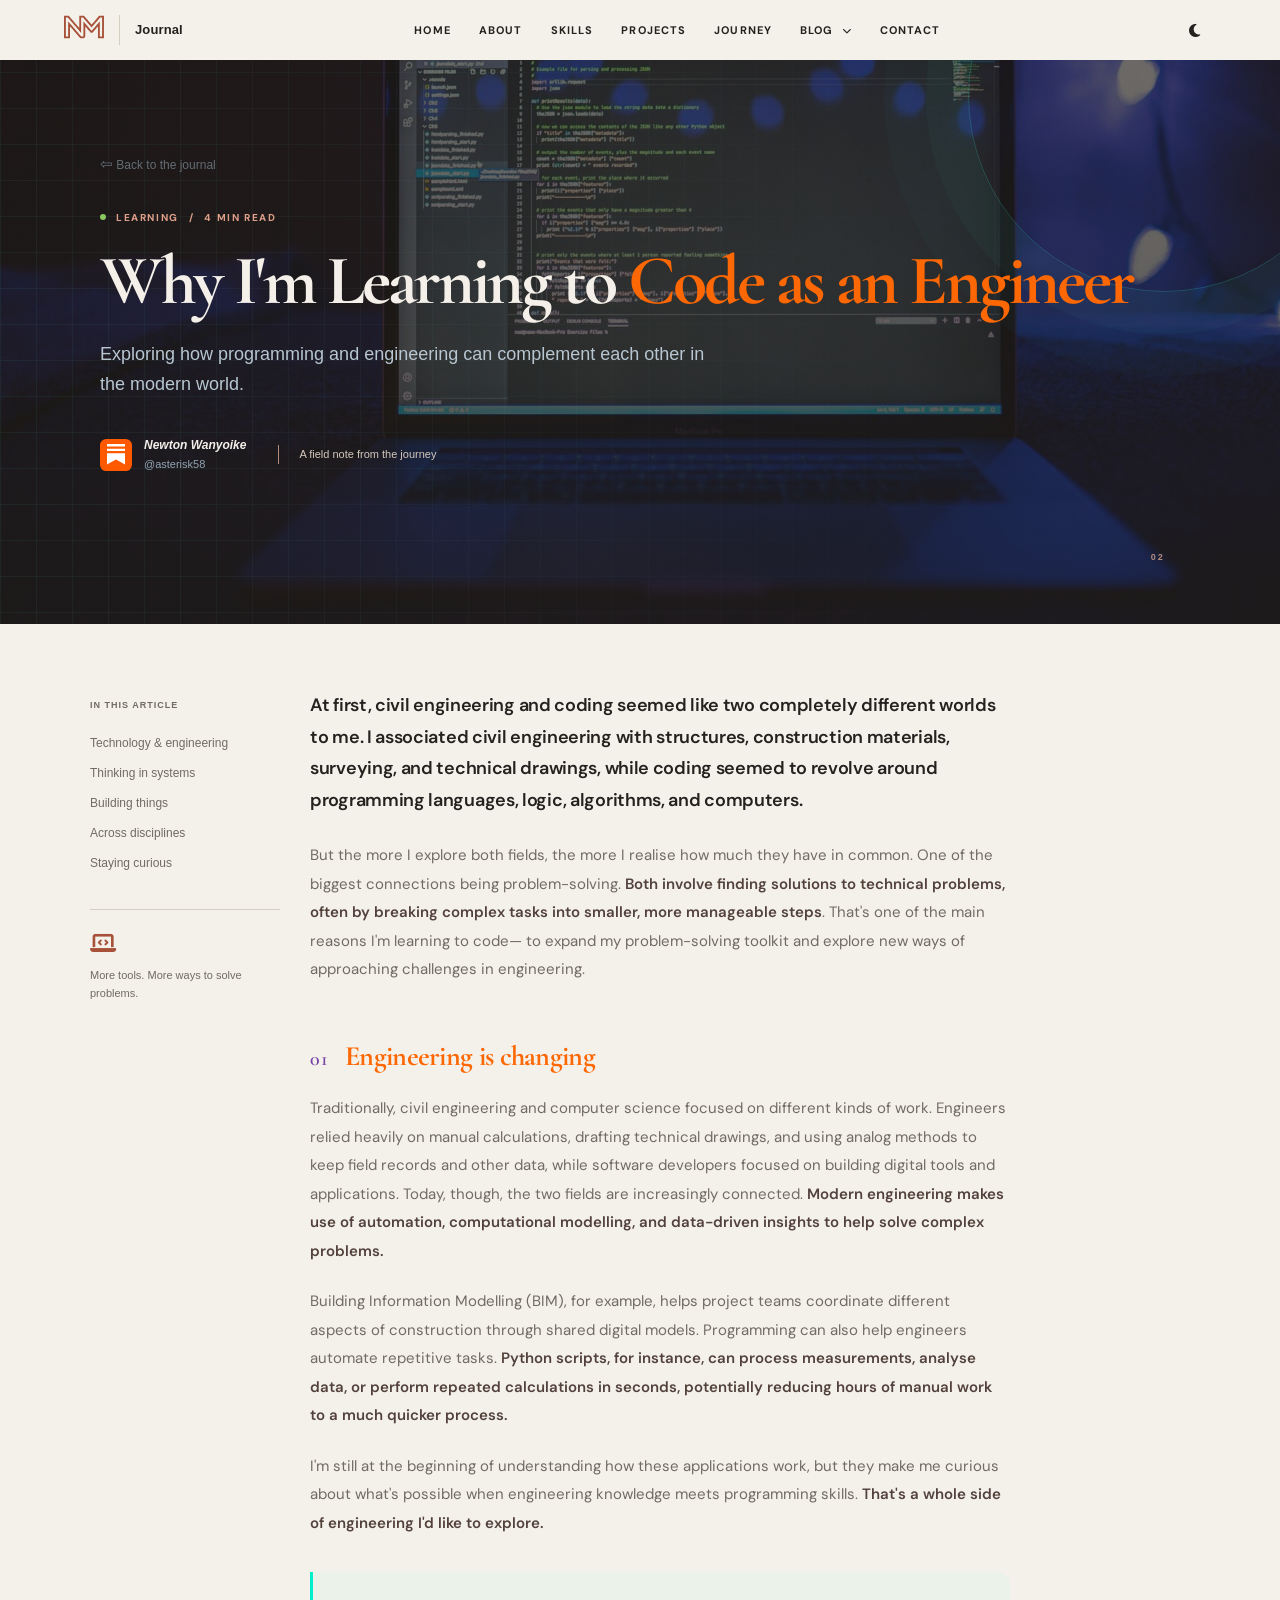
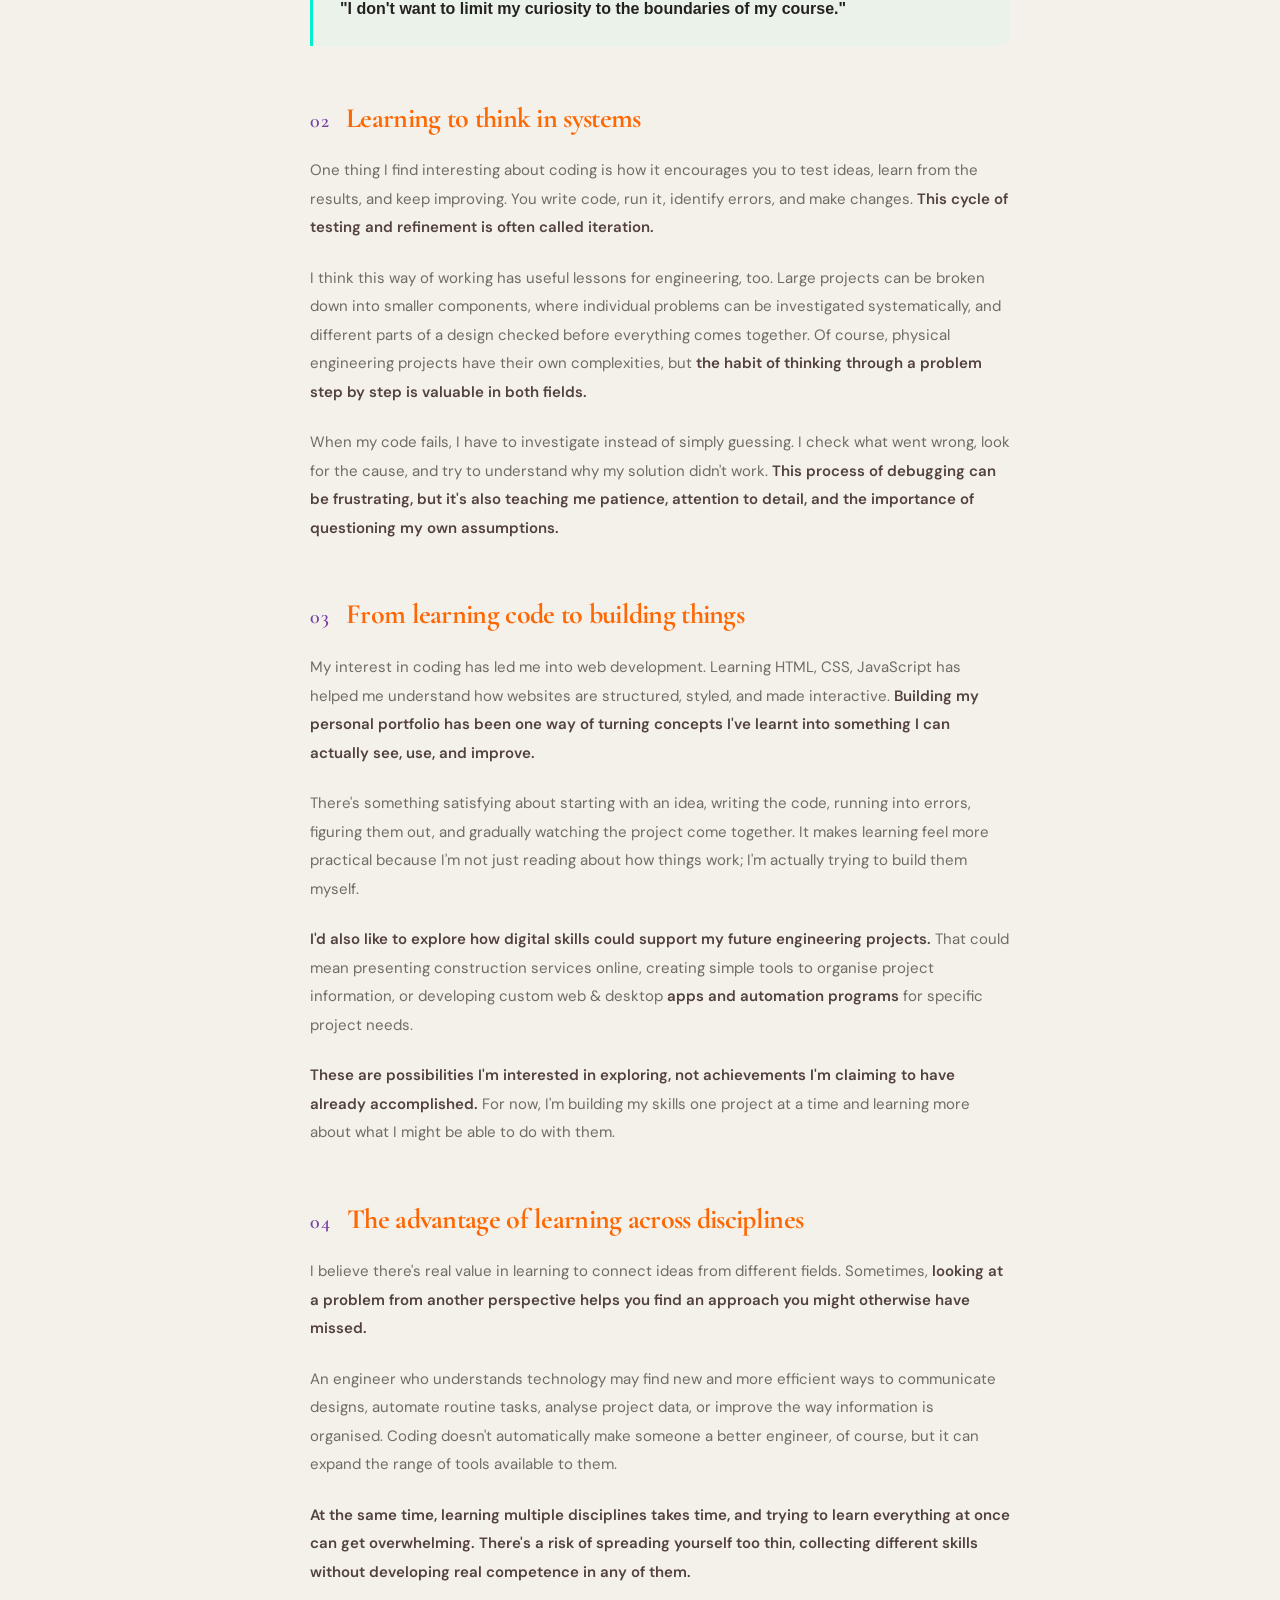
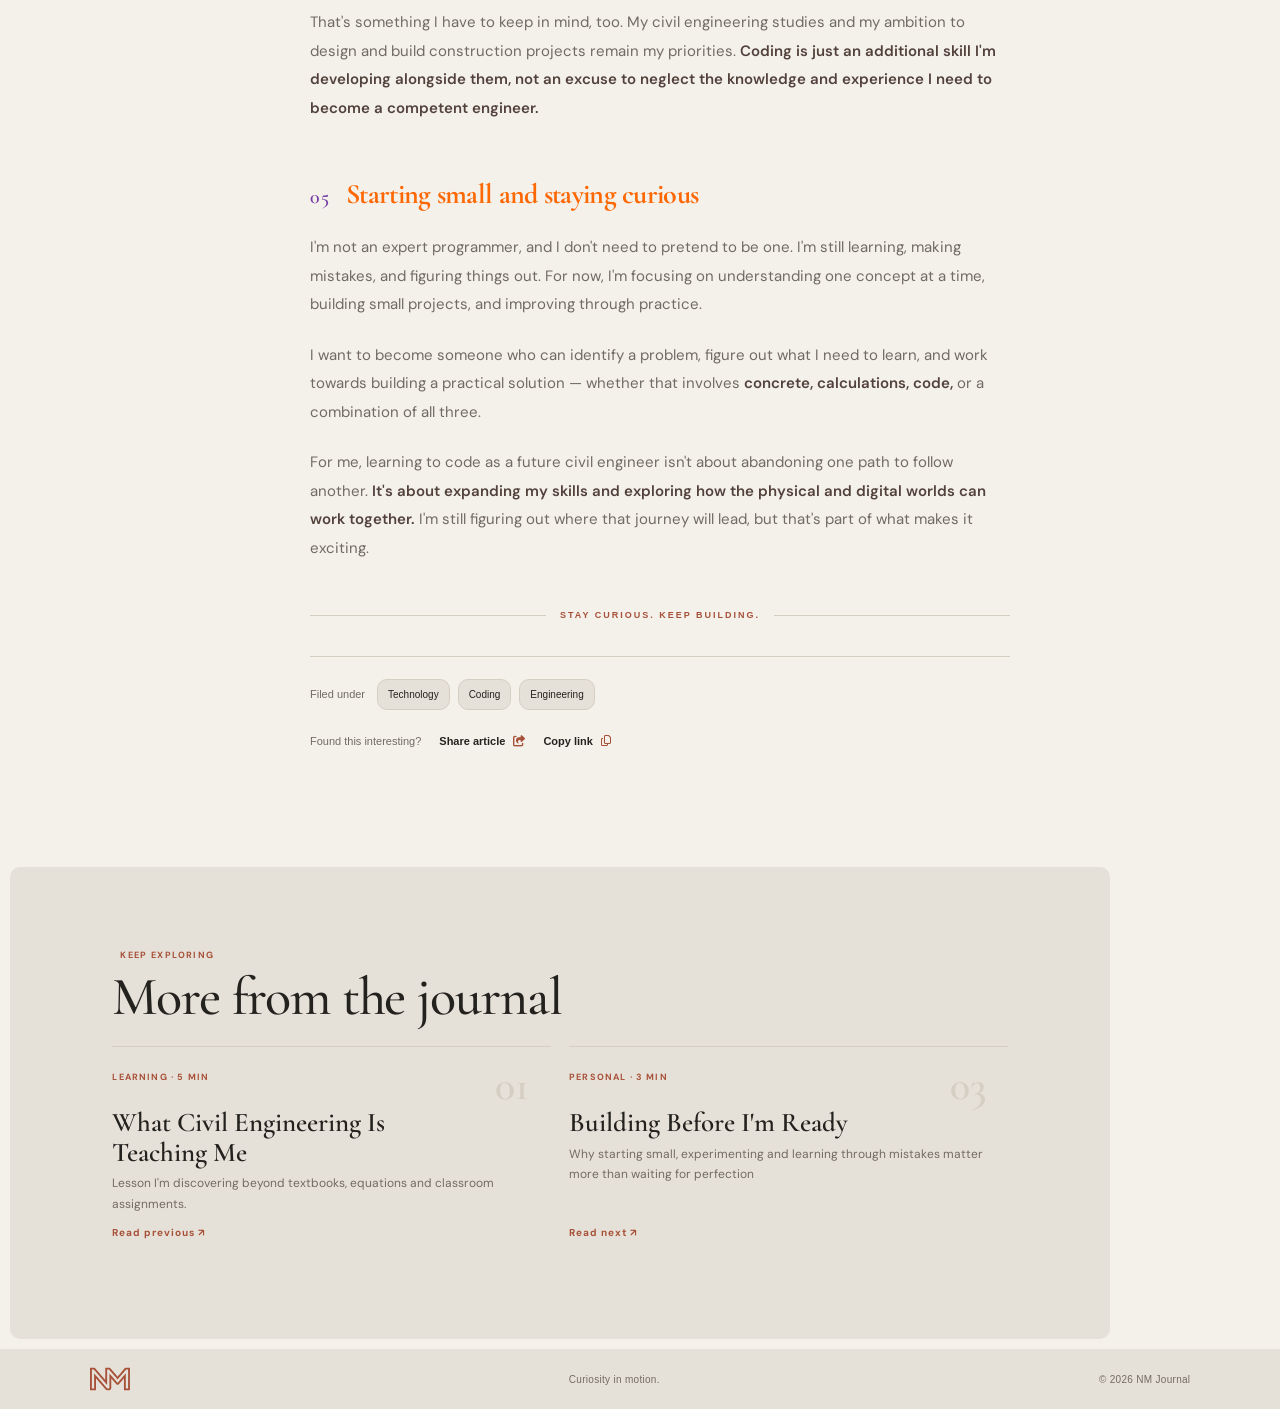
<file: learning-to-code.html>
<!doctype html>
<html lang="en" data-theme="light">
  <head>
    <meta charset="UTF-8" />
    <meta name="viewport" content="width=device-width, initial-scale=1.0" />
    <meta
      name="description"
      content="Exploring how programming and engineering can complement each other in the modern world."
    />
    <link
      rel="canonical"
      href="https://my-engineering-journey.asterisk58.workers.dev/learning-to-code.html"
    />
    <meta property="og:type" content="article" />
    <meta
      property="og:url"
      content="https://my-engineering-journey.asterisk58.workers.dev/learning-to-code.html"
    />
    <meta property="og:site_name" content="NM Journal" />
    <meta
      property="og:title"
      content="Why I'm Learning to Code as a Civil Engineer | NM Journal"
    />
    <meta
      property="og:description"
      content="Exploring how programming and engineering can complement each other in the modern world."
    />
    <meta
      property="og:image"
      content="https://my-engineering-journey.asterisk58.workers.dev/images/coding.jpeg"
    />
    <meta
      property="og:image:alt"
      content="Newton M. Wanyoike portfolio preview"
    />
    <meta property="og:image:type" content="image/jpeg" />
    <meta property="og:image:width" content="1200" />
    <meta property="og:image:height" content="630" />
    <meta name="twitter:card" content="summary_large_image" />
    <meta
      name="twitter:title"
      content="Why I'm Learning to Code as a Civil Engineer | NM Journal"
    />
    <meta
      name="twitter:description"
      content="Exploring how programming and engineering can complement each other in the modern world."
    />
    <meta
      name="twitter:image"
      content="https://my-engineering-journey.asterisk58.workers.dev/images/coding.jpeg"
"
    />
    <meta
      name="twitter:image:alt"
      content="Newton M. Wanyoike portfolio preview"
    />
    <title>Why I'm Learning to Code as a Civil Engineer | NM Journal</title>
    <link rel="preconnect" href="https://fonts.googleapis.com" />
    <link rel="preconnect" href="https://fonts.gstatic.com" crossorigin />
    <link
      href="https://fonts.googleapis.com/css2?family=Cormorant+Garamond:wght@500;600;700&family=DM+Sans:wght@400;500;600;700&display=swap"
      rel="stylesheet"
    />
    <link rel="stylesheet" href="article.css" />
    <link
      rel="stylesheet"
      href="https://cdnjs.cloudflare.com/ajax/libs/font-awesome/6.5.2/css/all.min.css"
      referrerpolicy="no-referrer"
    />
    <script src="article.js" defer></script>
  </head>
  <body>
    <div class="reading-progress" aria-hidden="true">
      <span id="progressBar"></span>
    </div>

    <header class="navbar">
      <div class="logo-area">
        <a class="logo" href="index.html#home" aria-label="Home"
          ><span
            ><svg width="40" height="40" viewBox="0 0 1307 1307">
              <path
                fill="currentColor"
                d="M 0.0,285.0 L 1.0,1023.0 L 195.0,1023.0 L 196.0,644.0 L 198.0,637.0 L 225.0,664.0 L 229.0,671.0 L 295.0,745.0 L 308.0,762.0 L 326.0,781.0 L 326.0,783.0 L 360.0,822.0 L 365.0,826.0 L 364.0,827.0 L 391.0,856.0 L 402.0,871.0 L 413.0,882.0 L 442.0,917.0 L 444.0,917.0 L 444.0,919.0 L 457.0,935.0 L 460.0,936.0 L 460.0,938.0 L 514.0,999.0 L 516.0,999.0 L 522.0,1006.0 L 529.0,1009.0 L 537.0,1015.0 L 555.0,1021.0 L 577.0,1024.0 L 620.0,1023.0 L 624.0,1021.0 L 633.0,1020.0 L 652.0,1013.0 L 661.0,1008.0 L 676.0,995.0 L 682.0,987.0 L 691.0,967.0 L 695.0,947.0 L 695.0,645.0 L 696.0,640.0 L 698.0,638.0 L 710.0,649.0 L 709.0,650.0 L 765.0,713.0 L 765.0,715.0 L 802.0,756.0 L 821.0,780.0 L 869.0,835.0 L 878.0,840.0 L 882.0,839.0 L 887.0,842.0 L 905.0,843.0 L 928.0,839.0 L 942.0,827.0 L 973.0,790.0 L 972.0,789.0 L 974.0,787.0 L 975.0,788.0 L 974.0,787.0 L 984.0,777.0 L 988.0,770.0 L 992.0,768.0 L 1004.0,752.0 L 1009.0,748.0 L 1062.0,685.0 L 1074.0,673.0 L 1082.0,663.0 L 1084.0,658.0 L 1086.0,658.0 L 1094.0,648.0 L 1105.0,637.0 L 1107.0,637.0 L 1109.0,641.0 L 1110.0,1023.0 L 1303.0,1024.0 L 1305.0,1022.0 L 1306.0,304.0 L 1304.0,283.0 L 1171.0,282.0 L 1155.0,285.0 L 1145.0,291.0 L 1133.0,303.0 L 1125.0,314.0 L 1085.0,359.0 L 1084.0,362.0 L 1065.0,382.0 L 1047.0,405.0 L 1043.0,408.0 L 1016.0,440.0 L 1017.0,441.0 L 1007.0,450.0 L 1005.0,454.0 L 941.0,527.0 L 941.0,529.0 L 936.0,533.0 L 909.0,566.0 L 902.0,572.0 L 899.0,571.0 L 889.0,561.0 L 870.0,537.0 L 866.0,535.0 L 865.0,532.0 L 860.0,528.0 L 860.0,526.0 L 838.0,500.0 L 817.0,478.0 L 818.0,477.0 L 791.0,447.0 L 773.0,424.0 L 765.0,417.0 L 761.0,410.0 L 730.0,374.0 L 723.0,368.0 L 722.0,365.0 L 712.0,355.0 L 703.0,343.0 L 701.0,343.0 L 701.0,340.0 L 657.0,290.0 L 648.0,285.0 L 634.0,282.0 L 504.0,283.0 L 499.0,288.0 L 499.0,671.0 L 498.0,678.0 L 496.0,680.0 L 487.0,672.0 L 479.0,662.0 L 477.0,662.0 L 477.0,660.0 L 468.0,648.0 L 464.0,646.0 L 465.0,645.0 L 460.0,641.0 L 460.0,639.0 L 441.0,620.0 L 441.0,618.0 L 424.0,599.0 L 423.0,596.0 L 411.0,582.0 L 400.0,572.0 L 400.0,570.0 L 385.0,552.0 L 381.0,550.0 L 381.0,548.0 L 358.0,520.0 L 354.0,518.0 L 351.0,512.0 L 350.0,513.0 L 348.0,509.0 L 343.0,506.0 L 343.0,503.0 L 321.0,477.0 L 313.0,471.0 L 313.0,468.0 L 300.0,455.0 L 300.0,453.0 L 296.0,450.0 L 296.0,448.0 L 275.0,425.0 L 268.0,415.0 L 258.0,406.0 L 258.0,404.0 L 255.0,401.0 L 253.0,401.0 L 252.0,397.0 L 210.0,348.0 L 204.0,343.0 L 204.0,341.0 L 200.0,338.0 L 177.0,309.0 L 159.0,290.0 L 158.0,291.0 L 153.0,286.0 L 144.0,283.0 L 134.0,282.0 L 12.0,282.0 L 12.0,284.0 L 2.0,283.0 Z M 61.0,346.0 L 66.0,343.0 L 114.0,343.0 L 123.0,344.0 L 130.0,349.0 L 132.0,353.0 L 138.0,360.0 L 140.0,360.0 L 140.0,362.0 L 173.0,401.0 L 205.0,436.0 L 213.0,447.0 L 220.0,453.0 L 220.0,455.0 L 228.0,463.0 L 230.0,467.0 L 251.0,489.0 L 250.0,490.0 L 273.0,515.0 L 274.0,518.0 L 295.0,541.0 L 309.0,559.0 L 316.0,565.0 L 316.0,567.0 L 341.0,596.0 L 348.0,601.0 L 347.0,603.0 L 388.0,649.0 L 426.0,695.0 L 442.0,712.0 L 444.0,712.0 L 445.0,717.0 L 471.0,745.0 L 471.0,747.0 L 493.0,771.0 L 495.0,775.0 L 536.0,823.0 L 541.0,826.0 L 540.0,827.0 L 542.0,830.0 L 544.0,830.0 L 544.0,832.0 L 554.0,843.0 L 557.0,842.0 L 557.0,844.0 L 560.0,838.0 L 560.0,346.0 L 562.0,344.0 L 617.0,343.0 L 624.0,346.0 L 636.0,358.0 L 643.0,369.0 L 650.0,376.0 L 653.0,377.0 L 653.0,380.0 L 684.0,416.0 L 689.0,420.0 L 690.0,423.0 L 711.0,446.0 L 713.0,450.0 L 720.0,456.0 L 720.0,458.0 L 745.0,487.0 L 748.0,488.0 L 748.0,490.0 L 759.0,501.0 L 759.0,503.0 L 809.0,561.0 L 813.0,564.0 L 821.0,575.0 L 828.0,581.0 L 828.0,583.0 L 853.0,611.0 L 856.0,612.0 L 856.0,615.0 L 900.0,666.0 L 907.0,663.0 L 909.0,658.0 L 912.0,657.0 L 957.0,604.0 L 961.0,597.0 L 970.0,589.0 L 972.0,584.0 L 975.0,583.0 L 987.0,569.0 L 990.0,564.0 L 991.0,565.0 L 1000.0,554.0 L 1000.0,552.0 L 1003.0,551.0 L 1010.0,541.0 L 1036.0,512.0 L 1036.0,510.0 L 1053.0,492.0 L 1054.0,489.0 L 1068.0,475.0 L 1068.0,473.0 L 1072.0,470.0 L 1127.0,406.0 L 1127.0,404.0 L 1154.0,375.0 L 1155.0,372.0 L 1164.0,363.0 L 1164.0,360.0 L 1170.0,356.0 L 1173.0,350.0 L 1180.0,344.0 L 1184.0,343.0 L 1242.0,344.0 L 1244.0,346.0 L 1245.0,447.0 L 1244.0,960.0 L 1241.0,963.0 L 1237.0,964.0 L 1174.0,963.0 L 1170.0,960.0 L 1170.0,474.0 L 1166.0,471.0 L 1164.0,473.0 L 1165.0,475.0 L 1159.0,479.0 L 1132.0,510.0 L 1132.0,512.0 L 1128.0,514.0 L 1126.0,519.0 L 1071.0,581.0 L 1072.0,582.0 L 1061.0,592.0 L 1053.0,602.0 L 1053.0,604.0 L 1032.0,626.0 L 927.0,749.0 L 925.0,753.0 L 902.0,777.0 L 897.0,775.0 L 891.0,768.0 L 889.0,768.0 L 887.0,763.0 L 881.0,758.0 L 882.0,757.0 L 868.0,740.0 L 859.0,732.0 L 856.0,726.0 L 849.0,720.0 L 850.0,719.0 L 828.0,695.0 L 828.0,693.0 L 816.0,679.0 L 813.0,678.0 L 814.0,677.0 L 796.0,656.0 L 793.0,655.0 L 790.0,649.0 L 779.0,638.0 L 780.0,637.0 L 748.0,602.0 L 748.0,600.0 L 739.0,593.0 L 740.0,591.0 L 731.0,580.0 L 717.0,566.0 L 716.0,563.0 L 700.0,544.0 L 696.0,542.0 L 695.0,538.0 L 680.0,523.0 L 681.0,522.0 L 652.0,488.0 L 648.0,486.0 L 648.0,484.0 L 638.0,472.0 L 635.0,472.0 L 634.0,941.0 L 629.0,955.0 L 619.0,963.0 L 617.0,962.0 L 576.0,964.0 L 565.0,961.0 L 550.0,951.0 L 551.0,950.0 L 536.0,932.0 L 525.0,922.0 L 512.0,904.0 L 509.0,903.0 L 509.0,901.0 L 501.0,892.0 L 499.0,893.0 L 497.0,891.0 L 498.0,888.0 L 473.0,861.0 L 462.0,846.0 L 460.0,846.0 L 459.0,843.0 L 458.0,844.0 L 456.0,842.0 L 454.0,837.0 L 428.0,807.0 L 425.0,806.0 L 422.0,800.0 L 412.0,790.0 L 412.0,788.0 L 401.0,775.0 L 392.0,767.0 L 391.0,764.0 L 380.0,753.0 L 369.0,738.0 L 361.0,731.0 L 362.0,730.0 L 322.0,684.0 L 316.0,679.0 L 314.0,674.0 L 305.0,666.0 L 305.0,664.0 L 284.0,641.0 L 257.0,608.0 L 254.0,605.0 L 252.0,605.0 L 250.0,600.0 L 247.0,598.0 L 240.0,588.0 L 238.0,588.0 L 238.0,586.0 L 237.0,587.0 L 236.0,584.0 L 232.0,582.0 L 233.0,581.0 L 208.0,552.0 L 204.0,550.0 L 205.0,548.0 L 200.0,544.0 L 196.0,537.0 L 190.0,531.0 L 188.0,531.0 L 188.0,528.0 L 179.0,519.0 L 177.0,515.0 L 172.0,511.0 L 146.0,479.0 L 140.0,475.0 L 140.0,472.0 L 138.0,472.0 L 135.0,476.0 L 135.0,960.0 L 132.0,963.0 L 63.0,963.0 L 61.0,961.0 Z"
              /></svg></span
        ></a>
        <div class="logo-divider"></div>
        <div class="name">Journal</div>
      </div>

      <nav class="nav-links" id="navLinks">
        <a href="index.html#home">Home</a>
        <a href="index.html#about">About</a>
        <a href="index.html#skills">Skills</a>
        <a href="index.html#projects">Projects</a>
        <a href="index.html#journey">Journey</a>
        <div class="nav-dropdown" id="blogNavDropdown">
          <a
            href="#blog"
            class="nav-dropdown-trigger"
            aria-haspopup="true"
            aria-expanded="false"
          >
            Blog <i class="fa-solid fa-chevron-down" aria-hidden="true"></i>
          </a>
          <div class="nav-dropdown-menu" aria-label="Blog articles">
            <a href="civil-engineering-lessons.html"
              >What Civil Engineering Is Teaching Me</a
            >
            <a href="learning-to-code.html"
              >Why I'm Learning to Code as an Engineer</a
            >
            <a href="building-before-im-ready.html"
              >Building Before I'm Ready</a
            >
          </div>
        </div>
        <a href="index.html#contact">Contact</a>
      </nav>

      <div class="nav-actions">
        <button
          class="theme-toggle"
          id="themeToggle"
          type="button"
          aria-label="Switch to dark mode"
          title="Switch to dark mode"
        >
          <i class="fa-solid fa-moon" aria-hidden="true"></i>
        </button>
        <button
          class="menu-toggle"
          id="menuToggle"
          type="button"
          aria-label="Open navigation menu"
          aria-expanded="false"
          aria-controls="navLinks"
        >
          <i class="fa-solid fa-bars"></i>
        </button>
      </div>
    </header>

    <main>
      <section class="article-hero coding-hero">
        <div class="hero-grid"></div>
        <div class="hero-content">
          <a class="back-link" href="index.html#blog"><span>⇦</span> Back to the journal</a>
          <div class="eyebrow">
            <span class="eyebrow-dot"></span> LEARNING
            <span class="eyebrow-separator">/</span> 4 MIN READ
          </div>
          <h1>Why I'm Learning to <em>Code as an Engineer</em></h1>
          <p class="hero-subtitle">
            Exploring how programming and engineering can complement each other
            in the modern world.
          </p>
          <div class="author-row">
            <a
              class="avatar substack-avatar"
              href="https://substack.com/@asterisk58"
              target="_blank"
              rel="noopener noreferrer"
              aria-label="Read my articles on Substack"
              title="Find me on Substack"
            >
              <svg xmlns="http://www.w3.org/2000/svg" viewBox="0 0 448 512">
                <path
                  fill="currentColor"
                  d="M448 512L224 386.4 0 512 0 230.7 448 230.7 448 512zm0-336.2l-448 0 0-60.5 448 0 0 60.5zM448 0L448 60.5 0 60.5 0 0 448 0z"
                />
              </svg>
            </a>

            <div>
              <strong><i>Newton Wanyoike</i></strong
              ><small>@asterisk58</small>
            </div>
            <span class="hero-date">A field note from the journey</span>
          </div>
        </div>
        <div class="hero-stamp" aria-hidden="true">
          02
        </div>
      </section>

      <div class="article-layout">
        <aside class="article-aside">
          <span class="aside-label">IN THIS ARTICLE</span>
          <a href="#technology">Technology & engineering</a
          ><a href="#systems">Thinking in systems</a
          ><a href="#building">Building things</a
          ><a href="#disciplines">Across disciplines</a
          ><a href="#curious">Staying curious</a>
          <div class="aside-note">
            <span class="note-icon"
              ><i class="fa-solid fa-laptop-code"></i
            ></span>
            <p>More tools. More ways to solve problems.</p>
          </div>
        </aside>
        <article class="article-body">
          <p class="article-lead">
            At first, civil engineering and coding seemed like two completely
            different worlds to me. I associated civil engineering with
            structures, construction materials, surveying, and technical
            drawings, while coding seemed to revolve around programming
            languages, logic, algorithms, and computers.
          </p>

          <p>
            But the more I explore both fields, the more I realise how much they
            have in common. One of the biggest connections being
            problem-solving.
            <em
              >Both involve finding solutions to technical problems, often by
              breaking complex tasks into smaller, more manageable steps</em
            >. That's one of the main reasons I'm learning to code— to expand my
            problem-solving toolkit and explore new ways of approaching
            challenges in engineering.
          </p>

          <h2 id="technology"><span>01</span> Engineering is changing</h2>

          <p>
            Traditionally, civil engineering and computer science focused on
            different kinds of work. Engineers relied heavily on manual
            calculations, drafting technical drawings, and using analog methods
            to keep field records and other data, while software developers
            focused on building digital tools and applications. Today, though,
            the two fields are increasingly connected.<em>
              Modern engineering makes use of automation, computational
              modelling, and data-driven insights to help solve complex
              problems.</em
            >
          </p>

          <p>
            Building Information Modelling (BIM), for example, helps project
            teams coordinate different aspects of construction through shared
            digital models. Programming can also help engineers automate
            repetitive tasks.
            <em
              >Python scripts, for instance, can process measurements, analyse
              data, or perform repeated calculations in seconds, potentially
              reducing hours of manual work to a much quicker process.</em
            >
          </p>

          <p>
            I'm still at the beginning of understanding how these applications
            work, but they make me curious about what's possible when
            engineering knowledge meets programming skills.
            <em>That's a whole side of engineering I'd like to explore.</em>
          </p>

          <blockquote>
            "I don't want to limit my curiosity to the boundaries of my course."
          </blockquote>

          <h2 id="systems"><span>02</span> Learning to think in systems</h2>

          <p>
            One thing I find interesting about coding is how it encourages you
            to test ideas, learn from the results, and keep improving. You write
            code, run it, identify errors, and make changes.
            <em
              >This cycle of testing and refinement is often called
              iteration.</em
            >
          </p>

          <p>
            I think this way of working has useful lessons for engineering, too.
            Large projects can be broken down into smaller components, where
            individual problems can be investigated systematically, and
            different parts of a design checked before everything comes
            together. Of course, physical engineering projects have their own
            complexities, but
            <em
              >the habit of thinking through a problem step by step is valuable
              in both fields.</em
            >
          </p>

          <p>
            When my code fails, I have to investigate instead of simply
            guessing. I check what went wrong, look for the cause, and try to
            understand why my solution didn't work.
            <em
              >This process of debugging can be frustrating, but it's also
              teaching me patience, attention to detail, and the importance of
              questioning my own assumptions.</em
            >
          </p>

          <h2 id="building">
            <span>03</span> From learning code to building things
          </h2>

          <p>
            My interest in coding has led me into web development. Learning
            HTML, CSS, JavaScript has helped me understand how websites are
            structured, styled, and made interactive.
            <em
              >Building my personal portfolio has been one way of turning
              concepts I've learnt into something I can actually see, use, and
              improve.</em
            >
          </p>

          <p>
            There's something satisfying about starting with an idea, writing
            the code, running into errors, figuring them out, and gradually
            watching the project come together. It makes learning feel more
            practical because I'm not just reading about how things work; I'm
            actually trying to build them myself.
          </p>

          <p>
            <em
              >I'd also like to explore how digital skills could support my
              future engineering projects.</em
            >
            That could mean presenting construction services online, creating
            simple tools to organise project information, or developing custom
            web & desktop <em>apps and automation programs</em> for specific
            project needs.
          </p>

          <p>
            <em
              >These are possibilities I'm interested in exploring, not
              achievements I'm claiming to have already accomplished.</em
            >
            For now, I'm building my skills one project at a time and learning
            more about what I might be able to do with them.
          </p>

          <h2 id="disciplines">
            <span>04</span> The advantage of learning across disciplines
          </h2>

          <p>
            I believe there's real value in learning to connect ideas from
            different fields. Sometimes,
            <em
              >looking at a problem from another perspective helps you find an
              approach you might otherwise have missed.</em
            >
          </p>

          <p>
            An engineer who understands technology may find new and more
            efficient ways to communicate designs, automate routine tasks,
            analyse project data, or improve the way information is organised.
            Coding doesn't automatically make someone a better engineer, of
            course, but it can expand the range of tools available to them.
          </p>

          <p><em>
            At the same time, learning multiple disciplines takes time, and
            trying to learn everything at once can get overwhelming. There's a
            risk of spreading yourself too thin, collecting different skills
            without developing real competence in any of them.
          </p>

          <p>
            That's something I have to keep in mind, too. My civil engineering
            studies and my ambition to design and build construction projects
            remain my priorities. <em>Coding is just an additional skill I'm developing
            alongside them, not an excuse to neglect the knowledge and
            experience I need to become a competent engineer.</em>
          </p>

          <h2 id="curious">
            <span>05</span> Starting small and staying curious
          </h2>

          <p>
            I'm not an expert programmer, and I don't need to pretend to be one.
            I'm still learning, making mistakes, and figuring things out. For
            now, I'm focusing on understanding one concept at a time, building
            small projects, and improving through practice.
          </p>

          <p>
            I want to become someone who can identify a problem, figure out what
            I need to learn, and work towards building a practical solution —
            whether that involves
            <em>concrete, calculations,
            code,</em> or a combination of all three.
          </p>

          <p>
            For me, learning to code as a future civil engineer isn't about
            abandoning one path to follow another. <em>It's about expanding my
            skills and exploring how the physical and digital worlds can work
            together.</em> I'm still figuring out where that journey will lead, but
            that's part of what makes it exciting.
          </p>

          <div class="article-ending">
            <span class="ending-line"></span>
            <span>STAY CURIOUS. KEEP BUILDING.</span>
            <span class="ending-line"></span>
          </div>

          <div class="article-tags">
            <span>Filed under</span>
            <a href="#technology">Technology</a>
            <a href="#systems">Coding</a>
            <a href="#disciplines">Engineering</a>
          </div>

          <div class="share-row">
            <span>Found this interesting?</span>
            <button class="text-button" data-share>
              Share article
              <i class="fa-solid fa-share-square"></i>
            </button>
            <button class="text-button" data-copy>
              Copy link
              <i class="fa-regular fa-copy"></i>
            </button>
          </div>
        </article>
      </div>

      <section class="next-reads">
        <div class="section-heading">
          <div>
            <span>KEEP EXPLORING</span>
            <h2>More from the journal</h2>
          </div>
        </div>
        <div class="related-grid">
          <a class="related-card lessons" href="civil-engineering-lessons.html"
            ><span class="related-number">01</span
            ><span class="related-category">LEARNING · 5 MIN</span>
            <h3>What Civil Engineering Is Teaching Me</h3>
            <p>
              Lesson I'm discovering beyond textbooks, equations and classroom
              assignments.
            </p>
            <span class="related-link">Read previous ↗</span></a
          >
          <a class="related-card building" href="building-before-im-ready.html"
            ><span class="related-number">03</span
            ><span class="related-category">PERSONAL · 3 MIN</span>
            <h3>Building Before I'm Ready</h3>
            <p>
              Why starting small, experimenting and learning through mistakes
              matter more than waiting for perfection
            </p>
            <span class="related-link">Read next ↗</span></a
          >
        </div>
      </section>
    </main>
    <footer class="site-footer">
      <a class="footer-brand" href="#top"
        ><svg width="40" height="40" viewBox="0 0 1307 1307">
          <path
            fill="currentColor"
            d="M 0.0,285.0 L 1.0,1023.0 L 195.0,1023.0 L 196.0,644.0 L 198.0,637.0 L 225.0,664.0 L 229.0,671.0 L 295.0,745.0 L 308.0,762.0 L 326.0,781.0 L 326.0,783.0 L 360.0,822.0 L 365.0,826.0 L 364.0,827.0 L 391.0,856.0 L 402.0,871.0 L 413.0,882.0 L 442.0,917.0 L 444.0,917.0 L 444.0,919.0 L 457.0,935.0 L 460.0,936.0 L 460.0,938.0 L 514.0,999.0 L 516.0,999.0 L 522.0,1006.0 L 529.0,1009.0 L 537.0,1015.0 L 555.0,1021.0 L 577.0,1024.0 L 620.0,1023.0 L 624.0,1021.0 L 633.0,1020.0 L 652.0,1013.0 L 661.0,1008.0 L 676.0,995.0 L 682.0,987.0 L 691.0,967.0 L 695.0,947.0 L 695.0,645.0 L 696.0,640.0 L 698.0,638.0 L 710.0,649.0 L 709.0,650.0 L 765.0,713.0 L 765.0,715.0 L 802.0,756.0 L 821.0,780.0 L 869.0,835.0 L 878.0,840.0 L 882.0,839.0 L 887.0,842.0 L 905.0,843.0 L 928.0,839.0 L 942.0,827.0 L 973.0,790.0 L 972.0,789.0 L 974.0,787.0 L 975.0,788.0 L 974.0,787.0 L 984.0,777.0 L 988.0,770.0 L 992.0,768.0 L 1004.0,752.0 L 1009.0,748.0 L 1062.0,685.0 L 1074.0,673.0 L 1082.0,663.0 L 1084.0,658.0 L 1086.0,658.0 L 1094.0,648.0 L 1105.0,637.0 L 1107.0,637.0 L 1109.0,641.0 L 1110.0,1023.0 L 1303.0,1024.0 L 1305.0,1022.0 L 1306.0,304.0 L 1304.0,283.0 L 1171.0,282.0 L 1155.0,285.0 L 1145.0,291.0 L 1133.0,303.0 L 1125.0,314.0 L 1085.0,359.0 L 1084.0,362.0 L 1065.0,382.0 L 1047.0,405.0 L 1043.0,408.0 L 1016.0,440.0 L 1017.0,441.0 L 1007.0,450.0 L 1005.0,454.0 L 941.0,527.0 L 941.0,529.0 L 936.0,533.0 L 909.0,566.0 L 902.0,572.0 L 899.0,571.0 L 889.0,561.0 L 870.0,537.0 L 866.0,535.0 L 865.0,532.0 L 860.0,528.0 L 860.0,526.0 L 838.0,500.0 L 817.0,478.0 L 818.0,477.0 L 791.0,447.0 L 773.0,424.0 L 765.0,417.0 L 761.0,410.0 L 730.0,374.0 L 723.0,368.0 L 722.0,365.0 L 712.0,355.0 L 703.0,343.0 L 701.0,343.0 L 701.0,340.0 L 657.0,290.0 L 648.0,285.0 L 634.0,282.0 L 504.0,283.0 L 499.0,288.0 L 499.0,671.0 L 498.0,678.0 L 496.0,680.0 L 487.0,672.0 L 479.0,662.0 L 477.0,662.0 L 477.0,660.0 L 468.0,648.0 L 464.0,646.0 L 465.0,645.0 L 460.0,641.0 L 460.0,639.0 L 441.0,620.0 L 441.0,618.0 L 424.0,599.0 L 423.0,596.0 L 411.0,582.0 L 400.0,572.0 L 400.0,570.0 L 385.0,552.0 L 381.0,550.0 L 381.0,548.0 L 358.0,520.0 L 354.0,518.0 L 351.0,512.0 L 350.0,513.0 L 348.0,509.0 L 343.0,506.0 L 343.0,503.0 L 321.0,477.0 L 313.0,471.0 L 313.0,468.0 L 300.0,455.0 L 300.0,453.0 L 296.0,450.0 L 296.0,448.0 L 275.0,425.0 L 268.0,415.0 L 258.0,406.0 L 258.0,404.0 L 255.0,401.0 L 253.0,401.0 L 252.0,397.0 L 210.0,348.0 L 204.0,343.0 L 204.0,341.0 L 200.0,338.0 L 177.0,309.0 L 159.0,290.0 L 158.0,291.0 L 153.0,286.0 L 144.0,283.0 L 134.0,282.0 L 12.0,282.0 L 12.0,284.0 L 2.0,283.0 Z M 61.0,346.0 L 66.0,343.0 L 114.0,343.0 L 123.0,344.0 L 130.0,349.0 L 132.0,353.0 L 138.0,360.0 L 140.0,360.0 L 140.0,362.0 L 173.0,401.0 L 205.0,436.0 L 213.0,447.0 L 220.0,453.0 L 220.0,455.0 L 228.0,463.0 L 230.0,467.0 L 251.0,489.0 L 250.0,490.0 L 273.0,515.0 L 274.0,518.0 L 295.0,541.0 L 309.0,559.0 L 316.0,565.0 L 316.0,567.0 L 341.0,596.0 L 348.0,601.0 L 347.0,603.0 L 388.0,649.0 L 426.0,695.0 L 442.0,712.0 L 444.0,712.0 L 445.0,717.0 L 471.0,745.0 L 471.0,747.0 L 493.0,771.0 L 495.0,775.0 L 536.0,823.0 L 541.0,826.0 L 540.0,827.0 L 542.0,830.0 L 544.0,830.0 L 544.0,832.0 L 554.0,843.0 L 557.0,842.0 L 557.0,844.0 L 560.0,838.0 L 560.0,346.0 L 562.0,344.0 L 617.0,343.0 L 624.0,346.0 L 636.0,358.0 L 643.0,369.0 L 650.0,376.0 L 653.0,377.0 L 653.0,380.0 L 684.0,416.0 L 689.0,420.0 L 690.0,423.0 L 711.0,446.0 L 713.0,450.0 L 720.0,456.0 L 720.0,458.0 L 745.0,487.0 L 748.0,488.0 L 748.0,490.0 L 759.0,501.0 L 759.0,503.0 L 809.0,561.0 L 813.0,564.0 L 821.0,575.0 L 828.0,581.0 L 828.0,583.0 L 853.0,611.0 L 856.0,612.0 L 856.0,615.0 L 900.0,666.0 L 907.0,663.0 L 909.0,658.0 L 912.0,657.0 L 957.0,604.0 L 961.0,597.0 L 970.0,589.0 L 972.0,584.0 L 975.0,583.0 L 987.0,569.0 L 990.0,564.0 L 991.0,565.0 L 1000.0,554.0 L 1000.0,552.0 L 1003.0,551.0 L 1010.0,541.0 L 1036.0,512.0 L 1036.0,510.0 L 1053.0,492.0 L 1054.0,489.0 L 1068.0,475.0 L 1068.0,473.0 L 1072.0,470.0 L 1127.0,406.0 L 1127.0,404.0 L 1154.0,375.0 L 1155.0,372.0 L 1164.0,363.0 L 1164.0,360.0 L 1170.0,356.0 L 1173.0,350.0 L 1180.0,344.0 L 1184.0,343.0 L 1242.0,344.0 L 1244.0,346.0 L 1245.0,447.0 L 1244.0,960.0 L 1241.0,963.0 L 1237.0,964.0 L 1174.0,963.0 L 1170.0,960.0 L 1170.0,474.0 L 1166.0,471.0 L 1164.0,473.0 L 1165.0,475.0 L 1159.0,479.0 L 1132.0,510.0 L 1132.0,512.0 L 1128.0,514.0 L 1126.0,519.0 L 1071.0,581.0 L 1072.0,582.0 L 1061.0,592.0 L 1053.0,602.0 L 1053.0,604.0 L 1032.0,626.0 L 927.0,749.0 L 925.0,753.0 L 902.0,777.0 L 897.0,775.0 L 891.0,768.0 L 889.0,768.0 L 887.0,763.0 L 881.0,758.0 L 882.0,757.0 L 868.0,740.0 L 859.0,732.0 L 856.0,726.0 L 849.0,720.0 L 850.0,719.0 L 828.0,695.0 L 828.0,693.0 L 816.0,679.0 L 813.0,678.0 L 814.0,677.0 L 796.0,656.0 L 793.0,655.0 L 790.0,649.0 L 779.0,638.0 L 780.0,637.0 L 748.0,602.0 L 748.0,600.0 L 739.0,593.0 L 740.0,591.0 L 731.0,580.0 L 717.0,566.0 L 716.0,563.0 L 700.0,544.0 L 696.0,542.0 L 695.0,538.0 L 680.0,523.0 L 681.0,522.0 L 652.0,488.0 L 648.0,486.0 L 648.0,484.0 L 638.0,472.0 L 635.0,472.0 L 634.0,941.0 L 629.0,955.0 L 619.0,963.0 L 617.0,962.0 L 576.0,964.0 L 565.0,961.0 L 550.0,951.0 L 551.0,950.0 L 536.0,932.0 L 525.0,922.0 L 512.0,904.0 L 509.0,903.0 L 509.0,901.0 L 501.0,892.0 L 499.0,893.0 L 497.0,891.0 L 498.0,888.0 L 473.0,861.0 L 462.0,846.0 L 460.0,846.0 L 459.0,843.0 L 458.0,844.0 L 456.0,842.0 L 454.0,837.0 L 428.0,807.0 L 425.0,806.0 L 422.0,800.0 L 412.0,790.0 L 412.0,788.0 L 401.0,775.0 L 392.0,767.0 L 391.0,764.0 L 380.0,753.0 L 369.0,738.0 L 361.0,731.0 L 362.0,730.0 L 322.0,684.0 L 316.0,679.0 L 314.0,674.0 L 305.0,666.0 L 305.0,664.0 L 284.0,641.0 L 257.0,608.0 L 254.0,605.0 L 252.0,605.0 L 250.0,600.0 L 247.0,598.0 L 240.0,588.0 L 238.0,588.0 L 238.0,586.0 L 237.0,587.0 L 236.0,584.0 L 232.0,582.0 L 233.0,581.0 L 208.0,552.0 L 204.0,550.0 L 205.0,548.0 L 200.0,544.0 L 196.0,537.0 L 190.0,531.0 L 188.0,531.0 L 188.0,528.0 L 179.0,519.0 L 177.0,515.0 L 172.0,511.0 L 146.0,479.0 L 140.0,475.0 L 140.0,472.0 L 138.0,472.0 L 135.0,476.0 L 135.0,960.0 L 132.0,963.0 L 63.0,963.0 L 61.0,961.0 Z"
          />
        </svg>
      </a>
      <p>Curiosity in motion.</p>
      <small>© <span data-year></span> NM Journal</small>
    </footer>
    <div class="toast" id="toast" role="status" aria-live="polite"></div>
    <script src="theme.js"></script>
  </body>
</html>
</file>
<file: style.css>
:root {
  color-scheme: light;
  --paper: #f4f1eb;
  --surface: #ebe6dd;
  --ink: #24221f;
  --muted: #716b63;
  --line: #d5cec3;
  --accent: #a75139;
  --accent-strong: #833b29;
  --dark: #22211f;
  --dark-text: #f4f0e9;
  --dark-muted: #c8c0b5;
  --display: "Cormorant Garamond", Georgia, serif;
  --sans: "DM Sans", Arial, sans-serif;
  --content: 1220px;
  --profile-bg: #b39c83;
}

:root[data-theme="dark"] {
  color-scheme: dark;
  --paper: #201f1d;
  --surface: #292724;
  --ink: #f0ece5;
  --muted: #c2baaf;
  --line: #48433d;
  --accent: #fc906b;
  --accent-strong: #e4a18b;
  --dark: #171615;
  --dark-text: #f0ece5;
  --dark-muted: #c2baaf;
  --profile-bg: #ac9173;
}

* {
  box-sizing: border-box;
}

html {
  scroll-padding-top: 84px;
}

body {
  margin: 0;
  color: var(--ink);
  background: var(--paper);
  font-family: var(--sans);
  font-size: 16px;
  line-height: 1.65;
}

img {
  display: block;
  max-width: 100%;
}

a {
  color: inherit;
}

button,
a {
  -webkit-tap-highlight-color: transparent;
}

a:focus-visible,
button:focus-visible {
  outline: 2px solid var(--accent);
  outline-offset: 4px;
}

.reading-progress {
  position: fixed;
  inset: 0 0 auto;
  z-index: 1000;
  height: 3px;
  background: transparent;
  pointer-events: none;
}

.reading-progress span {
  display: block;
  width: 0;
  height: 100%;
  background: var(--accent);
}

.navbar {
  position: sticky;
  inset: 0 0 auto;
  z-index: 100;
  display: flex;
  align-items: center;
  justify-content: space-between;
  gap: 28px;
  min-height: 60px;
  padding: 0 clamp(20px, 5vw, 76px);
  background: var(--paper);
  border: none;
}

.logo-area {
  display: flex;
  align-items: center;
  gap: 15px;
  min-width: 0;
  text-decoration: none;
}

.logo {
  display: flex;
  align-items: baseline;
  gap: 1px;
  color: var(--ink);
  font-family: var(--display);
  font-size: 34px;
  font-weight: 600;
  line-height: 1;
  letter-spacing: -2px;
}

.logo span {
  color: var(--accent);
}

.logo-divider {
  width: 1px;
  height: 30px;
  background: var(--line);
}

.name {
  font-size: 13px;
  font-weight: 600;
  letter-spacing: 0.01em;
  white-space: nowrap;
}

.nav-links {
  display: flex;
  align-items: center;
  gap: clamp(17px, 2.2vw, 34px);
  font-size: 11px;
  font-weight: 700;
  letter-spacing: 0.1em;
  text-transform: uppercase;
}

.nav-links a {
  display: inline-flex;
  align-items: center;
  min-height: 60px;
  color: var(--ink);
  text-decoration: none;
}

.nav-links a:hover,
.nav-links a.active,
.nav-dropdown-trigger.active {
  color: var(--accent);
}

.nav-links a.active {
  box-shadow: inset 0 -2px var(--accent);
}

.nav-dropdown {
  position: relative;
  display: flex;
  align-items: center;
}

.nav-links .nav-dropdown-trigger {
  gap: 8px;
}

.nav-dropdown-trigger .fa-chevron-down {
  font-size: 9px;
  transition: transform 0.2s ease;
}

.nav-dropdown:hover .fa-chevron-down,
.nav-dropdown:focus-within .fa-chevron-down {
  transform: rotate(180deg);
}

.nav-dropdown-menu {
  position: absolute;
  top: 100%;
  left: -16px;
  z-index: 20;
  display: none;
  width: max-content;
  max-width: min(340px, 90vw);
  padding: 8px 14px;
  background: var(--paper);
  border: 1px solid var(--line);
  border-radius: 5px;
}

.nav-dropdown:hover .nav-dropdown-menu,
.nav-dropdown:focus-within .nav-dropdown-menu,
.nav-dropdown.open .nav-dropdown-menu {
  display: grid;
}

.nav-links .nav-dropdown-menu a {
  min-height: 42px;
  padding: 8px 4px;
  font-size: 11px;
  letter-spacing: 0.03em;
  text-transform: none;
}

.nav-actions {
  display: flex;
  align-items: center;
  gap: 1px;
}

.theme-toggle {
  cursor: pointer;
  display: inline-grid;
  place-items: center;
  width: 44px;
  height: 44px;
  padding: 0;
  color: var(--ink);
  background: transparent;
  border: none;
  border-radius: 50%;
  font: inherit;
  font-size: 15px;
}

.menu-toggle {
  cursor: pointer;
  display: inline-grid;
  place-items: center;
  width: 44px;
  height: 44px;
  padding: 0;
  color: var(--ink);
  background: #64636118;
  border: none;
  font: inherit;
  display: none;
  border-radius: 15px;
  font-size: 12px;
}

.hero {
  height: 100%;
  margin: 0 auto;
  scroll-margin-top: 82px;
  z-index: 0;
  inset: 0;
  background: var(--paper);
}

.hero-content {
  margin: auto;
  max-width: 1440px;
  display: grid;
  grid-template-columns: minmax(0, 1.1fr) minmax(300px, 0.8fr);
  align-items: center;
  gap: 0;
  padding: 20px;
  padding-right: 0;
  padding-left: 38px;
}

.hero-text {
  grid-column: 1;
  grid-row: 1;
  min-width: 0;
  max-width: 7000px;
}

.hero-profile {
  grid-column: 2;
  grid-row: 1;
  min-width: 0;
}

.hero-photo {
  width: 100%;
  height: fit-content;
  object-fit: cover;
  object-position: center 100%;
  border-radius: 50px 0 0 50px;
  margin-left: 0;
}
.hero-heading {
  text-align: left;
  margin-bottom: 28px;
}

.section-heading > span,
.contact-heading > span {
  display: block;
  color: var(--accent-strong);
  font-size: 10px;
  font-weight: 700;
  letter-spacing: 1px;
  line-height: 1;
  text-transform: uppercase;
}

.eyebrow small {
  letter-spacing: 1px;
  color: var(--muted);
  font-size: clamp(15px, 1.35vw, 17px);
  line-height: 1;
  font-family: var(--display);
  font-weight: 500;
  margin-bottom: 0;
}

.hero h1 {
  margin: 1px 0 8px;
  font-family: var(--display);
  font-size: clamp(58px, 7.1vw, 96px);
  font-weight: 500;
  letter-spacing: -0.045em;
  line-height: 0.87;
}

.hero h1 span {
  color: var(--accent);
  font-style: normal;
  font-weight: 500;
}

.hero-role {
  margin: 1px 0 0;
  color: var(--accent-strong);
  line-height: 1.7;

  font-size: 11px;
  font-weight: 700;
  letter-spacing: 0.1em;
  text-transform: uppercase;
}

.hero-description {
  max-width: 600px;
  margin: 3px 0 28px;
  color: var(--muted);
  font-size: clamp(15px, 1.35vw, 17px);
  line-height: 1.8;
}

.hero-buttons {
  display: flex;
  flex-wrap: wrap;
  gap: 12px;
}

.primary-btn,
.secondary-btn {
  display: inline-flex;
  align-items: center;
  justify-content: center;
  gap: 12px;
  min-height: 48px;
  padding: 11px 20px;
  border: 1px solid var(--accent);
  border-radius: 5px;
  font-size: 10px;
  font-weight: 700;
  letter-spacing: 0.12em;
  text-decoration: none;
  text-transform: uppercase;
}

.primary-btn {
  color: #fffaf4;
  background: var(--accent);
}

.secondary-btn {
  color: var(--ink);
  background: transparent;
}

.primary-btn:hover {
  background: var(--accent-strong);
  border-color: var(--accent-strong);
}

.secondary-btn:hover {
  color: var(--accent);
}

.info-strip {
  display: grid;
  grid-template-columns: repeat(4, minmax(0, 1fr));
  max-width: 1440px;
  margin: 0 auto 20px;
  padding: 22px clamp(24px, 7vw, 104px);
  border-top: 1px solid var(--line);
  border-bottom: 1px solid var(--line);
}

.info-card {
  display: flex;
  align-items: flex-start;
  gap: 13px;
  min-width: 0;
  padding: 3px clamp(10px, 2vw, 28px);
  border-right: 1px solid var(--line);
}

.info-card:first-child {
  padding-left: 0;
}

.info-card:last-child {
  padding-right: 0;
  border-right: 0;
}

.info-icon {
  padding-top: 3px;
  color: var(--accent);
  font-size: 14px;
}

.info-card-title {
  display: block;
  margin-bottom: 4px;
  font-size: 10px;
  font-weight: 700;
  letter-spacing: 0.12em;
  line-height: 1.4;
  text-transform: uppercase;
}

.info-card p {
  margin: 0;
  color: var(--muted);
  font-size: 12px;
  line-height: 1.55;
}

.section {
  padding: clamp(70px, 9vw, 112px) clamp(24px, 7vw, 104px);
}

.section-heading,
.about-grid,
.skills-grid,
.projects-grid,
.timeline,
.blog-grid {
  width: 100%;
  max-width: var(--content);
  margin-right: auto;
  margin-left: auto;
}

.section-heading {
  max-width: var(--content);
  margin-bottom: 44px;
}

.section-heading h2,
.contact-heading h2 {
  margin: 13px 0 13px;
  font-family: var(--display);
  font-size: clamp(40px, 5.2vw, 66px);
  font-weight: 500;
  letter-spacing: -0.035em;
  line-height: 0.96;
}

.section-heading h2 strong,
.contact-heading h2 strong {
  color: var(--accent);
  font-style: normal;
  font-weight: 500;
}

.section-heading > p {
  max-width: 560px;
  margin: 18px 0 0;
  color: var(--muted);
  font-size: 15px;
  line-height: 1.75;
}

.section-heading.center {
  text-align: center;
}

.section-heading.center > p {
  margin-right: auto;
  margin-left: auto;
}

.about-section {
  background: var(--surface);
}

.about-grid {
  display: grid;
  grid-template-columns: minmax(0, 1.1fr) minmax(0, 0.9fr);
  align-items: start;
  gap: clamp(40px, 8vw, 112px);
}

.about-text {
  max-width: 680px;
}

.about-text p {
  margin: 0 0 18px;
  color: var(--muted);
  font-size: 15px;
  line-height: 1.8;
}

.about-text p b,
.about-text p strong {
  color: var(--ink);
  font-weight: 600;
}

.text-link {
  display: inline-flex;
  align-items: center;
  gap: 11px;
  min-height: 44px;
  margin: 7px 16px 0 0;
  color: var(--accent);
  font-size: 10px;
  font-weight: 700;
  letter-spacing: 0.1em;
  text-decoration: none;
  text-transform: uppercase;
}

.text-link:hover {
  color: var(--accent-strong);
}

.about-cards {
  display: grid;
  grid-template-columns: repeat(1, minmax(0, 1fr));
  gap: 0 24px;
}

.about-card {
  min-width: 0;
  padding: 20px 4px 21px;
  border-top: 1px solid var(--line);
}

.about-card i {
  margin-bottom: 15px;
  color: var(--accent);
  font-size: 18px;
}

.about-card h3 {
  margin: 0 0 6px;
  font-family: var(--display);
  font-size: 23px;
  font-weight: 600;
  line-height: 1.1;
}

.about-card p {
  margin: 0;
  color: var(--muted);
  font-size: 12px;
  line-height: 1.7;
}

.marquee {
  background: var(--surface);
  padding: 24px clamp(20px, 5vw, 64px);
  border-bottom: 1px solid var(--line);
  color: var(--muted);
  font-size: 10px;
  font-weight: 700;
  letter-spacing: 0.2em;
  line-height: 1.6;
  text-align: center;
}

.marquee span {
  margin: 0 12px;
  color: var(--accent);
}

.skills-section {
  color: var(--text);
  background: var(--paper);
}

.skills-section .section-heading > span {
  color: #cf866c;
}

.skills-section .section-heading > p {
  color: var(--muted);
}

.skills-grid {
  display: grid;
  grid-template-columns: repeat(4, minmax(0, 1fr));
}

.skill-box {
  min-width: 0;
  padding: 21px clamp(16px, 2.2vw, 30px) 10px;
  border-top: 1px solid #514c45;
  border-right: 1px solid #514c45;
}

.skill-box:first-child {
  padding-left: 0;
}

.skill-box:last-child {
  padding-right: 0;
  border-right: 0;
}

.skill-top {
  display: flex;
  align-items: center;
  justify-content: space-between;
  margin-bottom: 36px;
}

.skill-top i {
  color: #cf866c;
  font-size: 19px;
}

.skill-top span {
  color: #aaa196;
  font-size: 10px;
  letter-spacing: 0.1em;
}

.skill-box h3 {
  margin: 0 0 10px;
  color: var(--text);
  font-family: var(--display);
  font-size: 25px;
  font-weight: 600;
  line-height: 1;
}

.skill-box > p {
  min-height: 88px;
  margin: 0;
  color: var(--muted);
  font-size: 12px;
  line-height: 1.7;
}

.skill-tags {
  display: flex;
  flex-wrap: wrap;
  gap: 7px;
  margin-top: 17px;
}

.skill-tags span,
.project-tech span {
  display: inline-flex;
  align-items: center;
  min-height: 27px;
  padding: 4px 8px;
  border: 1px solid #625b52;
  color: inherit;
  font-size: 9px;
  letter-spacing: 0.04em;
  line-height: 1.4;
}

.projects-section {
  background: var(--paper);
}

.projects-grid {
  display: grid;
  grid-template-columns: repeat(3, minmax(0, 1fr));
  gap: clamp(18px, 2.4vw, 32px);
}

.project-card {
  min-width: 0;
  background-color: var(--surface);
  border-radius: 10px;
}

.project-image {
  position: relative;
  overflow: hidden;
  aspect-ratio: 1.42;
  background: var(--surface);
  border-radius: 10px 10px 0 0;
}

.project-image img {
  width: 100%;
  height: 100%;
  object-fit: cover;
}

.project-number {
  position: absolute;
  top: 12px;
  left: 12px;
  padding: 3px 7px;
  color: var(--ink);
  background: var(--paper);
  border-radius: 15%;
  font-size: 9px;
  font-weight: 700;
  letter-spacing: 0.08em;
}

.project-content {
  padding: 25px;
}

.project-category {
  color: var(--accent);
  font-size: 9px;
  font-weight: 700;
  letter-spacing: 0.16em;
}

.project-content h3 {
  margin: 7px 0 8px;
  font-family: var(--display);
  font-size: 29px;
  font-weight: 600;
  line-height: 1.05;
}

.project-content p {
  margin: 0 0 15px;
  color: var(--muted);
  font-size: 12px;
  line-height: 1.75;
}

.project-tech {
  display: flex;
  flex-wrap: wrap;
  gap: 6px;
}

.project-tech span {
  min-height: 25px;
  color: var(--muted);
  border-color: var(--line);
}

.journey-section {
  background: var(--paper);
}

.journey-section .section-heading {
  margin-bottom: 42px;
}

.timeline {
  position: relative;
  max-width: 900px;
}

.timeline::before {
  position: absolute;
  top: 15px;
  bottom: 15px;
  left: 103px;
  width: 1px;
  background: var(--line);
  content: "";
}

.timeline-item {
  display: grid;
  grid-template-columns: 82px 42px minmax(0, 1fr);
  align-items: start;
  gap: 0;
  padding: 18px 0;
}

.timeline-date {
  padding-top: 1px;
  color: var(--accent);
  font-size: 10px;
  font-weight: 700;
  letter-spacing: 0.08em;
  text-align: right;
}

.timeline-dot {
  position: relative;
  z-index: 1;
  width: 9px;
  height: 9px;
  margin: 6px auto 0;
  background: var(--accent);
  border: 2px solid var(--surface);
  border-radius: 50%;
}

.timeline-content {
  padding-left: 12px;
}

.timeline-content > span {
  color: var(--accent);
  font-size: 9px;
  font-weight: 700;
  letter-spacing: 0.15em;
}

.timeline-content h3 {
  margin: 4px 0 5px;
  font-family: var(--display);
  font-size: 25px;
  font-weight: 600;
  line-height: 1.1;
}

.timeline-content p {
  max-width: 620px;
  margin: 0;
  color: var(--muted);
  font-size: 12px;
  line-height: 1.7;
}

.blog-section {
  background: var(--paper);
}

.blog-grid {
  display: grid;
  grid-template-columns: repeat(3, minmax(0, 1fr));
  gap: clamp(20px, 3vw, 42px);
}

.blog-grid > article {
  display: flex;
  flex-direction: column;
  min-width: 0;
  min-height: 235px;
  padding: 18px 0 4px;
  border-top: 1px solid var(--line);
}

.blog-meta {
  display: flex;
  flex-wrap: wrap;
  gap: 9px;
  color: var(--accent);
  font-size: 9px;
  font-weight: 700;
  letter-spacing: 0.13em;
}

.blog-card h3 {
  margin: 19px 0 10px;
  font-family: var(--display);
  font-size: 27px;
  font-weight: 600;
  line-height: 1.08;
}

.blog-card p {
  margin: 0 0 18px;
  color: var(--muted);
  font-size: 12px;
  line-height: 1.7;
}

.blog-grid > article {
  padding: 35px;
  min-height: 300px;
  border: none;
  background: #353f3b27;
  box-shadow: 0 6px 18px #000000;
  border-radius: 9px;
  display: flex;
  flex-direction: column;
  transition: 0.3s;
  background-size: cover;
  background-position: center;
  background-repeat: no-repeat;
}
.blog-card.civil.eng.lessons {
  background-image:
    linear-gradient(rgba(41, 41, 44, 0.72), rgba(29, 16, 0, 0.78)),
    url(images/civil.eng.webp);
}
.blog-card.coding.in.eng {
  background-image:
    linear-gradient(rgba(1, 1, 49, 0.72), rgba(41, 1, 44, 0.78)),
    url(images/coding.webp);
}
.blog-card.just.start {
  background-image:
    linear-gradient(rgba(90, 37, 1, 0.815), rgba(0, 0, 0, 0.829)),
    url("images/building.webp");
}

.blog-meta {
  display: flex;
  gap: 9px;
  color: #ab78fc;
  font-size: 10px;
  font-weight: 700;
  letter-spacing: 1px;
}
.blog-card h3 {
  color: #02efcd;
  font-size: 23px;
  line-height: 1.3;
  margin: 25px 0 15px;
}
.blog-card p {
  color: #b5b7bb;
  line-height: 1.7;
  font-size: 14px;
}
.blog-card a {
  color: #ff6600;
  text-decoration: none;
  background-color: #05050525;
  border: 1px solid #9c470128;
  border-radius: 999px;
  padding: 11px;
  padding-left: 30px;
  font-family: var(--sans);
  font-size: 11px;
  font-weight: 500;
  margin-top: auto;
  display: flex;
  gap: 10px;
  align-items: center;
}

.contact-section {
  padding: clamp(70px, 9vw, 112px) clamp(24px, 7vw, 104px);
  color: var(--text);
  background: var(--paper);
  scroll-margin-top: 78px;
}

.contact-inner {
  display: grid;
  grid-template-columns: minmax(0, 1fr) minmax(300px, 0.85fr);
  align-items: center;
  gap: clamp(40px, 8vw, 112px);
  max-width: var(--content);
  margin: 0 auto;
}

.contact-heading > span {
  color: var(--accent-strong);
}

.contact-heading h2 {
  max-width: 580px;
  margin: 14px 0 16px;
  color: var(--text);
}

.contact-heading h2 strong {
  color: rgb(163, 66, 30);
}

.contact-heading p,
.contact-inner > p {
  max-width: 510px;
  margin: 0;
  color: var(--muted);
  font-size: 14px;
  line-height: 1.8;
}

.contact-actions {
  display: grid;
  gap: 4px;
}

.contact-button {
  display: grid;
  grid-template-columns: 34px minmax(0, 1fr) 18px;
  align-items: center;
  gap: 12px;
  min-height: 76px;
  padding: 12px 0;
  color: var(--text);
  border-bottom: 1px solid var(--line);
  text-decoration: none;
}

.contact-button > i {
  font-size: 20px;
  color: var(--accent);
}

.fa-brands.fa-whatsapp {
  color: green;
}

.contact-button small {
  display: block;
  margin-bottom: 2px;
  color: var(--muted);
  font-size: 9px;
  font-weight: 700;
  letter-spacing: 0.13em;
}

.contact-button span {
  overflow-wrap: anywhere;
  font-size: 13px;
}

.contact-button .arrow {
  color: var(--accent);
  font-size: 12px;
}

.contact-inner > p {
  grid-column: 1;
  grid-row: 2;
  margin-top: -24px;
  font-size: 14px;
}

.socials {
  display: flex;
  flex-wrap: wrap;
  align-items: center;
  gap: 1px;
  grid-column: 2;
  grid-row: 2;
  margin-top: -20px;
}

.socials a {
  display: inline-grid;
  place-items: center;
  font-size: 20px;
  width: 42px;
  height: 42px;
  text-decoration: none;
}

.fa-brands.fa-linkedin-in {
  color: #002896;
}

.fa-brands.fa-facebook-f {
  color: #0240e9;
}

.fa-brands.fa-instagram {
  color: purple;
}
.footer {
  height: 60px;
  display: flex;
  align-items: center;
  justify-content: space-between;
  gap: 20px;
  padding: 20px clamp(24px, 7vw, 104px);
  color: var(--dark-text);
  background: var(--dark);
  border-top: 1px solid #514c45;
}

.footer-logo {
  display: flex;
  align-items: center;
  gap: 14px;
}
.copyright {
  justify-content: right;
}
.footer-logo p,
.copyright {
  margin: 0;
  color: var(--dark-muted);
  font-size: 10px;
  letter-spacing: 0.03em;
}

@media (max-width: 1050px) {
  .navbar {
    gap: 18px;
  }

  .nav-links {
    gap: 17px;
  }

  .hero-content {
    grid-template-columns: minmax(0, 1fr) minmax(260px, 0.78fr);
    gap: 42px;
  }

  .skill-box > p {
    min-height: 110px;
  }

  .project-card {
    grid-template-columns:;
  }

  .contact-inner {
    gap: 54px;
  }
}

@media (max-width: 900px) {
  .navbar {
    min-height: 60px;
  }

  .menu-toggle {
    display: inline-grid;
  }

  .nav-links {
    position: absolute;
    top: calc(100% + 3px);
    right: 5px;
    left: 500px;
    display: none;
    align-items: stretch;
    gap: 0;
    padding: 8px 22px 16px;
    background: var(--paper);
    border-radius: 20px;
    border-bottom: 1px solid var(--line);
    box-shadow: 0 2px 24px #0000007a;
  }

  .nav-links.open {
    display: flex;
    flex-direction: column;
  }

  .nav-links a {
    min-height: 46px;
  }

  .nav-links a.active {
    box-shadow: none;
    color: var(--accent);
  }

  .nav-dropdown {
    display: block;
  }

  .nav-dropdown-menu {
    position: static;
    width: auto;
    max-width: none;
    padding: 0 0 8px 14px;
    border: 0;
  }

  .nav-dropdown:hover .nav-dropdown-menu,
  .nav-dropdown:focus-within .nav-dropdown-menu {
    display: grid;
  }

  .nav-dropdown.open .nav-dropdown-menu {
    display: grid;
  }

  .nav-links .nav-dropdown-menu a {
    min-height: 40px;
  }
}

@media (max-width: 760px) {
  .navbar {
    position: fixed;
    min-height: 56px;
    padding-right: 16px;
    padding-left: 18px;
    border-radius: 20px;
    margin: 8px;
    background: var(--paper);
    box-shadow: 0 1px 30px #0000007a;
  }

  .hero-content {
    grid-template-columns: minmax(0, 1fr);
    gap: 28px;
    padding: 0px 0px 46px;
  }

  .hero-profile {
    grid-column: 1;
    grid-row: 1;
    max-width: none;
  }

  .nav-links {
    position: absolute;
    top: calc(100% + 3px);
    right: 3px;
    left: 200px;
    display: none;
    align-items: stretch;
    gap: 0;
    padding: 8px 22px 16px;
    background: var(--paper);
    border-radius: 20px;
    border: none;
    box-shadow: 0 10px 20px #0000007a;
  }

  .hero-photo {
    object-position: center 100%;
    height: max-content 100%;
    aspect-ratio: 0.8333;
    border: none;
    background-color: var(--profile-bg);
    border-radius: 0px 0px 30px 30px;
  }

  .hero-text {
    grid-column: 1;
    grid-row: 2;
    max-width: 640px;
    padding: 40px 24px 46px;
  }

  .hero h1 {
    font-size: clamp(58px, 11vw, 82px);
  }

  .info-strip {
    grid-template-columns: repeat(2, minmax(0, 1fr));
    gap: 18px 0;
    margin-right: 24px;
    margin-left: 24px;
    padding: 24px 0;
  }

  .info-card {
    padding: 4px 18px;
  }

  .info-card:nth-child(odd) {
    padding-left: 0;
    border-right: 0;
  }

  .info-card:nth-child(even) {
    border-right: 0;
  }

  .info-card:nth-child(3) {
    padding-bottom: 0;
  }

  .about-grid {
    grid-template-columns: 2fr;
    gap: 34px;
  }

  .about-cards {
    grid-template-columns: repeat(2, minmax(0, 1fr));
  }

  .skills-grid {
    grid-template-columns: repeat(2, minmax(0, 1fr));
    gap: 0 24px;
  }

  .skill-box {
    padding: 21px 0;
    border-right: 0;
  }

  .skill-box > p {
    min-height: 0;
  }

  .projects-grid,
  .blog-grid {
    grid-template-columns: repeat(2, minmax(0, 1fr));
  }

  .contact-inner {
    grid-template-columns: 1fr;
    gap: 28px;
  }

  .contact-inner > p,
  .socials {
    grid-column: 1;
    grid-row: auto;
    margin-top: 0;
  }

  .contact-inner > p {
    margin-top: 10px;
  }

  .socials {
    margin-top: -12px;
  }
}

@media (max-width: 520px) {
  .navbar {
    min-height: 56px;
    padding-right: 16px;
    padding-left: 18px;
    border-radius: 20px;
    margin: 8px;
  }

  .logo {
    font-size: 31px;
  }

  .logo-divider {
    height: 24px;
  }

  .nav-actions {
    gap: 7px;
  }

  .theme-toggle,
  .menu-toggle {
    width: 42px;
    height: 42px;
  }

  .hero-content {
    gap: 25px;
    padding: 0;
  }

  .nav-links {
    left: 100px;
    right: 0px;
  }

  .hero-photo {
    border: none;
    background-color: var(--profile-bg);
    height: 100%;
    border-radius: 0px 0px 30px 30px;
    border-top: none;
  }

  .hero h1 {
    margin-top: 13px;
    font-size: clamp(52px, 13vw, 68px);
  }

  .hero-role {
    margin-top: 13px;
    font-size: 9px;
  }

  .hero-description {
    margin: 19px 0 21px;
    font-size: 14px;
  }

  .hero-buttons {
    display: flex;
  }

  .section {
    padding: 66px 20px;
  }

  .section-heading {
    margin-bottom: 32px;
  }

  .section-heading h2,
  .contact-heading h2 {
    font-size: clamp(39px, 11vw, 52px);
  }

  .about-cards {
    gap: 0 16px;
  }

  .about-card {
    padding: 17px 2px;
  }

  .marquee {
    padding: 19px 14px;
    font-size: 9px;
    letter-spacing: 0.13em;
  }

  .marquee span {
    margin: 0 5px;
  }

  .skills-grid {
    gap: 0 16px;
  }

  .skill-top {
    margin-bottom: 26px;
  }

  .skill-box h3 {
    font-size: 22px;
  }

  .skill-tags span {
    font-size: 8px;
  }

  .projects-grid,
  .blog-grid {
    grid-template-columns: 1fr;
    gap: 30px;
  }

  .project-image {
    aspect-ratio: 1.5;
  }

  .blog-grid > article {
    min-height: 205px;
  }

  .timeline::before {
    left: 8px;
  }

  .timeline-item {
    grid-template-columns: 18px minmax(0, 1fr);
    gap: 0 12px;
    padding: 15px 0;
  }

  .timeline-date {
    grid-column: 2;
    grid-row: 1;
    margin-bottom: 4px;
    text-align: left;
  }

  .timeline-dot {
    grid-column: 1;
    grid-row: 1 / span 3;
    margin: 5px 0 0 4px;
  }

  .timeline-content {
    grid-column: 2;
    grid-row: 2;
    padding-left: 0;
  }

  .timeline-content h3 {
    font-size: 23px;
  }

  .contact-section {
    padding: 66px 20px;
  }

  .contact-button {
    grid-template-columns: 28px minmax(0, 1fr) 16px;
    gap: 10px;
  }

  .footer {
    align-items: center;
    flex-direction: row;
    padding: 20px;
  }

  .footer-logo {
    gap: 12px;
  }
}

@media (prefers-reduced-motion: reduce) {
  html {
    scroll-behavior: auto;
  }
}
</file>
<file: article.css>
* {
  box-sizing: border-box;
}

:root {
  --journal-paper: #f4f1eb;
  --journal-surface: #e6e1d8;
  --journal-ink: #24221f;
  --journal-muted: #716b63;
  --journal-line: #d5cec3;
  --journal-accent: #a75139;
  --journal-display: "Cormorant Garamond", Georgia, serif;
  --journal-sans: "DM Sans", Arial, sans-serif;
  --eyebrow: #53423c;
  --shadow: #0000007a;
  --emphasis: #000000;
  --gradient: linear-gradient(rgba(35, 31, 28, 0.66), rgba(35, 31, 28, 0.76));
}

html[data-theme="dark"] {
  --journal-paper: #0f0f0e;
  --journal-surface: #292724;
  --journal-ink: #f0ece5;
  --journal-muted: #c2baaf;
  --journal-line: #48433d;
  --journal-accent: #d78368;
  --eyebrow: #b38b7b;
  --shadow: #000000;
  --emphasis: #ffffff;
  --gradient: linear-gradient(rgba(15, 14, 12, 0.76), rgba(15, 14, 12, 0.86));
}
html {
  scroll-behavior: smooth;
  scroll-padding-top: 0px;
}
body {
  margin: 0;
  background: var(--journal-paper);
  color: var(--journal-ink);
  font-family: "Inter", sans-serif;
  line-height: 1.7;
  transition:
    background 0.25s,
    color 0.25s;
}
a {
  color: inherit;
  text-decoration: none;
}
button {
  font: inherit;
}
.reading-progress {
  height: 3px;
  position: fixed;
  inset: 0 0 auto;
  z-index: 1000;
  background: transparent;
}
.reading-progress span {
  display: block;
  height: 100%;
  width: 0;
  background: var(--journal-accent);
}

.navbar {
  position: fixed;
  min-height: 60px;
  background: var(--journal-paper);
  border: none;
  display: flex;
  align-items: center;
  justify-content: space-between;

  padding: 0 clamp(20px, 5vw, 76px);
  inset: 0 0 auto;
  z-index: 100;
  gap: 28px;
}

main {
  padding-top: 0px;
}

/* Logo */

.logo-area {
  display: flex;
  align-items: center;
  gap: 15px;
  min-width: 0;
  text-decoration: none;
}

.logo {
  display: flex;
  align-items: baseline;
  gap: 1px;
  width: auto;
  color: var(--journal-accent);
  font: 600 34px/1 var(--journal-display);
  letter-spacing: -2px;
  text-decoration: none;
}

.logo-divider {
  width: 1px;
  height: 30px;
  background: var(--journal-line);
}

.name {
  font-size: 13px;
  font-weight: 600;
  letter-spacing: 0.01em;
  white-space: nowrap;
}
/* Navigation */

.nav-links {
  display: flex;
  align-items: center;
  gap: clamp(17px, 2.2vw, 34px);
  font: 700 11px var(--journal-sans);
  letter-spacing: 0.1em;
  text-transform: uppercase;
}

.nav-links a {
  min-height: 60px;
  height: auto;
  color: var(--journal-ink);
  font: inherit;
  text-decoration: none;
  display: inline-flex;
  align-items: center;
}

.nav-links a:hover,
.nav-links a.active,
.nav-dropdown-trigger.active {
  color: var(--journal-accent);
}

.nav-dropdown {
  align-items: center;
  position: relative;
  display: flex;
}

.nav-links .nav-dropdown-trigger {
  gap: 8px;
}

.nav-dropdown-trigger .fa-chevron-down {
  font-size: 9px;
  transition: transform 0.2s ease;
}

.nav-dropdown:hover .fa-chevron-down,
.nav-dropdown:focus-within .fa-chevron-down {
  transform: rotate(180deg);
}

.nav-dropdown-menu {
  display: none;
  position: absolute;
  z-index: 20;
  top: 100%;
  left: -16px;
  width: max-content;
  max-width: min(340px, 90vw);
  padding: 8px 14px;
  background: var(--journal-paper);
  border: 1px solid var(--journal-line);
  border-radius: 5px;
}

.nav-dropdown:hover .nav-dropdown-menu,
.nav-dropdown:focus-within .nav-dropdown-menu,
.nav-dropdown.open .nav-dropdown-menu {
  display: grid;
}

.nav-links .nav-dropdown-menu a {
  padding: 8px 4px;
  min-height: 42px;
  font-size: 11px;
  letter-spacing: 0.03em;
  text-transform: none;
}

.nav-dropdown-menu a:hover {
  color: var(--journal-accent);
}

.nav-dropdown-menu a.active,
.nav-dropdown-menu a[aria-current="page"] {
  color: var(--journal-accent);
}

/* Navbar buttons */

.nav-actions {
  display: flex;
  align-items: center;
  gap: 1px;
}

.menu-toggle {
  cursor: pointer;
  display: inline-grid;
  place-items: center;
  width: 44px;
  height: 44px;
  padding: 0;
  color: var(--journal-ink);
  background: #64636118;
  border: none;
  font: inherit;
  display: none;
  border-radius: 15px;
  font-size: 12px;
}

.theme-toggle {
  cursor: pointer;
  display: inline-grid;
  place-items: center;
  width: 44px;
  height: 44px;
  padding: 0;
  color: var(--ink);
  background: transparent;
  border: none;
  border-radius: 50%;
  font: inherit;
  font-size: 15px;
}

.article-hero {
  position: relative;
  overflow: hidden;
  min-height: max-content;
  padding: 150px 100px;
  background-color: #292622;
  color: #f4f0e9;
  align-items: center;
}

.article-hero.civil-engineering-hero {
  background-image: var(--gradient), url("images/civil.eng.webp");
}

.article-hero.coding-hero {
  background-image: var(--gradient), url("images/coding.webp");
}

.article-hero.building-hero {
  background-image: var(--gradient), url("images/building.webp");
}

.article-hero.eastleigh-collapse-hero {
  background-image: var(--gradient), url("images/eastleigh.building.webp");
}

.article-hero.civil-engineering-hero,
.article-hero.coding-hero,
.article-hero.eastleigh-collapse-hero,
.article-hero.building-hero {
  background-size: cover;
  background-position: center;
  background-repeat: no-repeat;
}

.hero-grid {
  position: absolute;
  inset: 0;
  opacity: 0.15;
  background-image:
    linear-gradient(rgba(95, 209, 198, 0.45) 1px, transparent 1px),
    linear-gradient(90deg, rgba(95, 209, 198, 0.45) 1px, transparent 1px);
  background-size: 36px 36px;
  mask-image: linear-gradient(90deg, black, transparent 80%);
}
.article-hero::after {
  content: "";
  position: absolute;
  width: 390px;
  height: 390px;
  border: 1px solid rgba(53, 208, 189, 0.25);
  border-radius: 50%;
  right: -80px;
  top: -100px;
  box-shadow:
    0 0 0 42px rgba(53, 208, 189, 0.035),
    0 0 0 84px rgba(53, 208, 189, 0.025);
}
.hero-content {
  max-width: 1100px;
  position: relative;
  z-index: 2;
}
.back-link {
  display: inline-block;
  margin-bottom: 34px;
  color: #a8c1ce80;
  font-size: 12px;
  text-decoration: none;
  transition: color 0.2s;
}

.back-link > span {
  font-size: 15px;
}
.back-link:hover {
  color: #adccc8;
}
.article-hero .eyebrow {
  display: flex;
  align-items: center;
  gap: 10px;
  color: #c96ffd;
  font:
    700 10px "Manrope",
    sans-serif;
  letter-spacing: 2px;
}

.article-hero .eyebrow {
  gap: 10px;
  color: #e0a08a;
  font: 700 10px var(--journal-sans);
  letter-spacing: 0.16em;
}

.eyebrow-dot {
  width: 6px;
  height: 6px;
  background: #8ac961;
  border-radius: 50%;
}
.eyebrow-separator {
  color: #e0a08a;
}
.article-hero h1 {
  max-width: 1100px;
  margin: 19px 0 20px;
  font: 800 clamp(39px, 6vw, 70px)/1.09 var(--journal-display);
  letter-spacing: -3px;
}
.article-hero h1 em {
  color: #fd6804;
  font-style: normal;
}
.hero-subtitle {
  max-width: 610px;
  margin: 0;
  color: #b7c6d1;
  font-size: clamp(15px, 1.7vw, 18px);
}
.author-row {
  display: flex;
  align-items: center;
  gap: 12px;
  margin-top: 35px;
}
.substack-avatar {
  display: flex;
  height: 32px;
  width: 32px;
  align-items: center;
  justify-content: center;
  padding: 6px;
  text-decoration: none;
  background: #ff5900;
  border: 1px solid rgba(253, 84, 0, 0);
  border-radius: 20%;
  transition:
    color 0.3s ease,
    background 0.3s ease,
    transform 0.3s ease;
}

.substack-avatar svg {
  color: #fff;
}

.substack-avatar:hover {
  background: #ff5900;
  transform: translateY(-2px);
}
.substack-avatar svg:hover {
  color: #fff;
}

.author-row strong,
.author-row small {
  display: block;
}
.author-row small {
  color: #91a4b4;
  font-size: 11px;
}

.author-row strong {
  font-size: 12px;
}
.author-row div:nth-child(2) span {
  color: #91a4b4;
  font-size: 11px;
}
.hero-date {
  color: #d4c8bc;
  margin-left: 20px;
  padding-left: 20px;
  border-left: 1px solid #b38b7b;
  font-size: 11px;
}

.hero-stamp {
  position: absolute;
  z-index: 2;
  right: clamp(28px, 9vw, 130px);
  bottom: 62px;
  font:
    700 9px "Manrope",
    sans-serif;
  letter-spacing: 2px;
  color: #b38b7b;
}

.article-layout {
  width: min(1100px, calc(100% - 48px));
  display: grid;
  gap: 30px;
  align-items: start;
  margin: 66px auto 86px;
  grid-template-columns: 190px minmax(0, 700px);
}

.article-aside {
  position: sticky;
  top: 110px;
  display: flex;
  flex-direction: column;
  align-items: flex-start;
  gap: 12px;
  padding-top: 8px;
}
.aside-label {
  margin-bottom: 9px;
  color: var(--journal-muted);
  font-size: xx-small;
  font-weight: 600;
  letter-spacing: 1px;
}
.article-aside > a {
  color: var(--journal-muted);
  background: transparent;
  font-size: 12px;
  line-height: 1.5;
  transition:
    color 0.2s,
    transform 0.2s;
}
.article-aside > a:hover {
  color: var(--journal-accent);
  transform: translateX(1px);
}
.aside-note {
  margin-top: 25px;
  padding: 16px 0;
  background: transparent;
  border: 0;
  border-top: 1px solid var(--journal-line);
  border-radius: 0;
}
.note-icon {
  color: var(--journal-accent);
  font-size: 21px;
}
.aside-note p {
  margin: 5px 0 0;
  color: var(--journal-muted);
  font-size: 11px;
  line-height: 1.6;
}
.article-body {
  min-width: 0;
}
.article-body p {
  color: var(--journal-muted);
  font: 400 15px/1.9 var(--journal-sans);
  margin: 0 0 22px;
}

.article-body p > em {
  color: var(--eyebrow);
  font-style: normal;
  font-weight: 600;
}

.article-link {
  text-decoration-line: underline;
}
.fa-solid.fa-arrow-up-right-from-square {
  font-size: 10px;
  margin-left: 4px;
}
.article-body .article-lead {
  margin-bottom: 25px;
  color: var(--journal-ink);
  font: 600 18px/1.75 var(--journal-sans);
  letter-spacing: -0.3px;
}
.article-body h2 {
  display: flex;
  align-items: baseline;
  gap: 16px;
  margin: 54px 0 19px;
  color: #fd6804;
  font: 800 clamp(22px, 3vw, 28px)/1.35 var(--journal-display);
  letter-spacing: -0.7px;
  scroll-margin-top: 105px;
}

html[data-theme="dark"] .article-body h2 {
  color: var(--journal-accent);
}

.article-body h2 span {
  color: #7541a5;
  font: 600 20px var(--journal-display);
  flex: 0 0 auto;
  letter-spacing: 1px;
}

.article-body blockquote {
  margin: 35px 0;
  padding: 23px 27px;
  border-left: 3px solid #02efcd;
  border-radius: 0 12px 12px 0;
  background: #02efcb09;
  color: var(--ink);
  font-family: 19px/1.5 (--journal-display);
  font-weight: 700;
}
.article-ending {
  display: flex;
  align-items: center;
  gap: 14px;
  margin: 48px 0 28px;
  color: var(--journal-accent);
  font:
    800 9px "Manrope",
    sans-serif;
  letter-spacing: 2px;
  white-space: nowrap;
}
.ending-line {
  height: 1px;
  flex: 1;
  background: var(--journal-line);
}
.closing-line {
  color: var(--journal-ink) !important;
  font-weight: 700;
}
.article-tags {
  font-style: normal;
  display: flex;
  align-items: center;
  gap: 8px;
  flex-wrap: wrap;
  margin-top: 36px;
  padding-top: 22px;
  border-top: 1px solid var(--journal-line);
}

.article-tags span {
  margin-right: 4px;
  color: var(--journal-muted);
  font-size: 11px;
}

.article-tags a {
  padding: 6px 10px;
  font-size: 10px;
  transition: 0.2s;
  color: var(--journal-ink);
  background: var(--journal-surface);
  border: 1px solid var(--journal-line);
  border-radius: 10px;
}

.article-tags a:hover {
  transform: translateY(-1px);
  color: var(--journal-accent);
  background: var(--journal-surface);
}

.share-row {
  display: flex;
  font-style: normal;
  align-items: center;
  gap: 18px;
  flex-wrap: wrap;
  margin-top: 22px;
}
.share-row > span {
  color: var(--journal-muted);
  font-size: 11px;
}
.text-button {
  padding: 0;
  border: 0;
  background: none;
  color: var(--journal-ink);
  font-size: 11px;
  font-weight: 700;
  cursor: pointer;
}
.text-button > i {
  color: var(--journal-accent);
  margin-left: 5px;
}

.text-button:hover {
  color: var(--journal-accent);
}
.next-reads {
  padding: clamp(54px, 7vw, 82px) clamp(24px, 8vw, 110px);
  background: var(--journal-surface);
  border: 0;
  border-radius: 10px;
  justify-self: center;
  margin: 10px;
  max-width: 1100px;
}

.section-heading {
  display: flex;
  align-items: flex-end;
  justify-content: space-between;
  gap: 20px;
  max-width: 1100px;
  margin: 0 auto 22px;
}

.section-heading span {
  margin-left: 8px;
  display: flex;
  align-items: center;
  gap: 10px;
  color: var(--journal-accent);
  font: 700 9px var(--journal-sans);
  letter-spacing: 0.15em;
}

.section-heading h2 {
  margin: 9px 0 0;
  color: var(--journal-ink);
  font: 500 clamp(34px, 4.3vw, 54px)/1 var(--journal-display);
  letter-spacing: -0.02em;
}

.related-grid {
  max-width: 1100px;
  margin: auto;
  display: grid;
  grid-template-columns: repeat(2, minmax(0, 1fr));
  gap: 18px;
}

.related-card {
  position: relative;
  display: flex;
  flex-direction: column;
  align-items: flex-start;
  overflow: hidden;
  transition:
    transform 0.25s,
    border-color 0.25s;

  min-height: 205px;
  padding: 24px 0 18px;
  color: var(--journal-ink);
  background: transparent;
  border: 0;
  border-top: 1px solid var(--journal-line);
  border-radius: 0;
}

.related-card.code,
.related-card.lessons,
.related-card.building {
  background-image: none;
}

.related-number {
  position: absolute;
  top: 13px;
  right: 22px;
  color: var(--journal-line);
  font: 600 42px var(--journal-display);
}
.related-category {
  color: var(--journal-accent);
  font: 700 9px var(--journal-sans);
  letter-spacing: 0.13em;
}
.related-card h3 {
  max-width: 330px;
  margin: 25px 0 0;
  color: var(--journal-ink);
  font: 600 27px/1.1 var(--journal-display);
}

.related-card p {
  margin-top: 6px;
  color: var(--journal-muted);
  font: 400 12px/1.7 var(--journal-sans);
}
.related-card.building p {
  margin-bottom: 2.35rem;
}
.related-link {
  margin-top: auto;
  color: var(--journal-accent);
  font: 700 10px var(--journal-sans);
  letter-spacing: 0.1em;
}

.related-card.substack {
  background: #0a0a0ac5;
  border-radius: 16px;
  padding: 24px 20px 18px;
}

.related-card.substack > h3 {
  color: #fff;
  font-size: 32px;
  font-family:
    system-ui,
    -apple-system,
    BlinkMacSystemFont,
    "Segoe UI",
    Roboto,
    Oxygen,
    Ubuntu,
    Cantarell,
    "Open Sans",
    "Helvetica Neue",
    sans-serif;
  font-weight: 900;
}
.related-card.substack .related-category {
  color: var(--journal-accent);
  font-size: 12px;
  font-family: var(--journal-sans);
  font-weight: 900;
  text-transform: uppercase;
}
.related-card.substack > p {
  color: #dbdbdb;
  font-size: 14px;
  font-family: var(--journal-sans);
  font-weight: 400;
}

.site-footer {
  display: flex;
  align-items: center;
  justify-content: space-between;
  gap: 20px;
  height: 60px;
  padding: 20px clamp(24px, 7vw, 104px);
  background: var(--journal-surface);
  border-top: none;
}

.footer-brand {
  color: var(--journal-accent);
  display: flex;
  align-items: center;
  gap: 14px;
}

.site-footer p,
.site-footer small {
  font-style: normal;
  margin: 0;
  color: var(--journal-muted);
  font-size: 10px;
  letter-spacing: 0.03em;
}

.site-footer small {
  justify-content: right;
}
.toast {
  position: fixed;
  left: 50%;
  bottom: 25px;
  z-index: 500;
  border-radius: 10px;
  font-size: 12px;
  box-shadow: 0 22px 60px rgba(14, 35, 56, 0.09);
  opacity: 0;
  transform: translate(-50%, 15px);
  pointer-events: none;
  transition: 0.25s;
  padding: 12px 18px;
  color: var(--journal-ink);
  background: var(--eyebrow);
}
.toast.show {
  opacity: 1;
  transform: translate(-50%, 0);
}

@media (max-width: 760px) {
  .navbar {
    position: fixed;
    min-height: 56px;
    padding-right: 16px;
    padding-left: 18px;
    border-radius: 20px;
    margin: 8px;
    background: var(--journal-paper);
    box-shadow: 0 5px 30px #48433d3b;
  }

  .nav-links {
    display: none;
    position: absolute;
    top: calc(100% + 3px);
    right: 3px;
    align-items: stretch;
    gap: 0;
    padding: 8px 22px 16px;
    background: var(--paper);
    border-radius: 20px;
    border: none;
    box-shadow: 0 10px 20px var(--shadow);
  }

  .article-hero {
    min-height: 0;
    padding: 120px 24px 48px;
  }
  .article-hero h1 {
    letter-spacing: -1.8px;
  }
  .hero-stamp {
    display: flex;
  }

  .article-layout {
    width: min(100% - 40px, 680px);
    margin: 38px auto 58px;
    display: block;
    grid-template-columns: minmax(0, 1fr);
    gap: 26px;
  }
  .article-aside {
    position: static;
    display: flex;
    flex-direction: row;
    flex-wrap: wrap;
    gap: 8px 10px;
    margin-bottom: 34px;
    padding: 14px;
    border: none;
    border-radius: 13px;
    background: #d0e7fd00;
    align-items: center;
    border: 1px solid #69645d2f;
  }
  .aside-label {
    flex-basis: 100%;
    margin: 0 0 4px;
  }
  .article-aside > a {
    padding: 9px 16px;
    border: none;
    border-radius: 20px;
    background: #69645d2f;
    font-size: 10px;
    display: inline-flex;
    align-items: center;
    color: var(--journal-muted);
  }
  .aside-note {
    display: none;
  }
  .article-body .article-lead {
    font-size: 17px;
  }
  .article-body p {
    font-size: 14px;
  }
  .article-body h2 {
    margin-top: 42px;
  }
  .next-reads {
    padding: 45px 20px 55px;
    margin: 10px;
    border-radius: 10px;
  }
  .related-grid {
    grid-template-columns: 1fr;
  }
  .related-card {
    min-height: 185px;
  }
  .section-heading {
    align-items: flex-start;
  }
}

@media (max-width: 900px) {
  .navbar {
    min-height: 60px;
  }
  .menu-toggle {
    display: inline-grid;
  }

  .nav-links {
    display: none;
    position: absolute;
    top: calc(100% + 3px);
    right: 5px;
    width: 300px;
    flex-direction: column;
    align-items: stretch;
    gap: 0;
    border-radius: 20px;
    box-shadow: 0 6px 10px var(--shadow);
    padding: 8px 22px 16px;
    background: var(--journal-paper);
  }

  .nav-links.open {
    display: flex;
    flex-direction: column;
  }

  .nav-links a {
    min-height: 46px;
  }
  .nav-links a.active::after {
    bottom: 4px;
    width: 32px;
  }

  .nav-dropdown {
    display: block;
  }

  .nav-dropdown-menu {
    position: static;
    width: auto;
    max-width: none;
    padding: 0 0 8px 14px;
    border: 0;
  }

  .nav-dropdown:hover .nav-dropdown-menu,
  .nav-dropdown:focus-within .nav-dropdown-menu {
    display: grid;
  }

  .nav-dropdown.open .nav-dropdown-menu {
    display: grid;
  }
  .next-reads {
    padding: 45px 55px 55px;
    margin: 10px;
    border-radius: 10px;
  }
}

@media (max-width: 520px) {
  .navbar {
    height: 56px;
    padding-right: 16px;
    padding-left: 18px;
    border-radius: 20px;
    margin: 8px;
  }
  .nav-actions {
    gap: 3px;
  }

  .logo-divider {
    height: 24px;
  }

  .nav-links {
    right: 0px;
  }
  .next-reads {
    padding: 45px 20px 55px;
    margin: 10px;
  }

  .theme-toggle,
  .menu-toggle {
    width: 42px;
    height: 42px;
  }

  .article-hero {
    padding: 120px 20px 82px;
  }

  .back-link {
    margin-bottom: 15px;
  }

  .article-hero h1 {
    font-size: clamp(12vw, 58px);
  }

  .author-row {
    flex-wrap: wrap;
    margin-top: 24px;
  }

  .article-layout {
    width: calc(100% - 36px);
  }

  .article-body h2,
  html[data-theme="dark"] .article-body h2 {
    gap: 10px;
    margin-top: 42px;
  }

  .section-heading {
    align-items: flex-start;
    flex-direction: column;
    gap: 8px;
  }

  .related-card {
    min-height: 180px;
  }
}

@media (prefers-reduced-motion: reduce) {
  *,
  *::before,
  *::after {
    scroll-behavior: auto !important;
    transition: none !important;
  }
}

/* Reduced motion */

@media (prefers-reduced-motion: reduce) {
  .theme-toggle {
    transition: none;
  }
}
</file>
